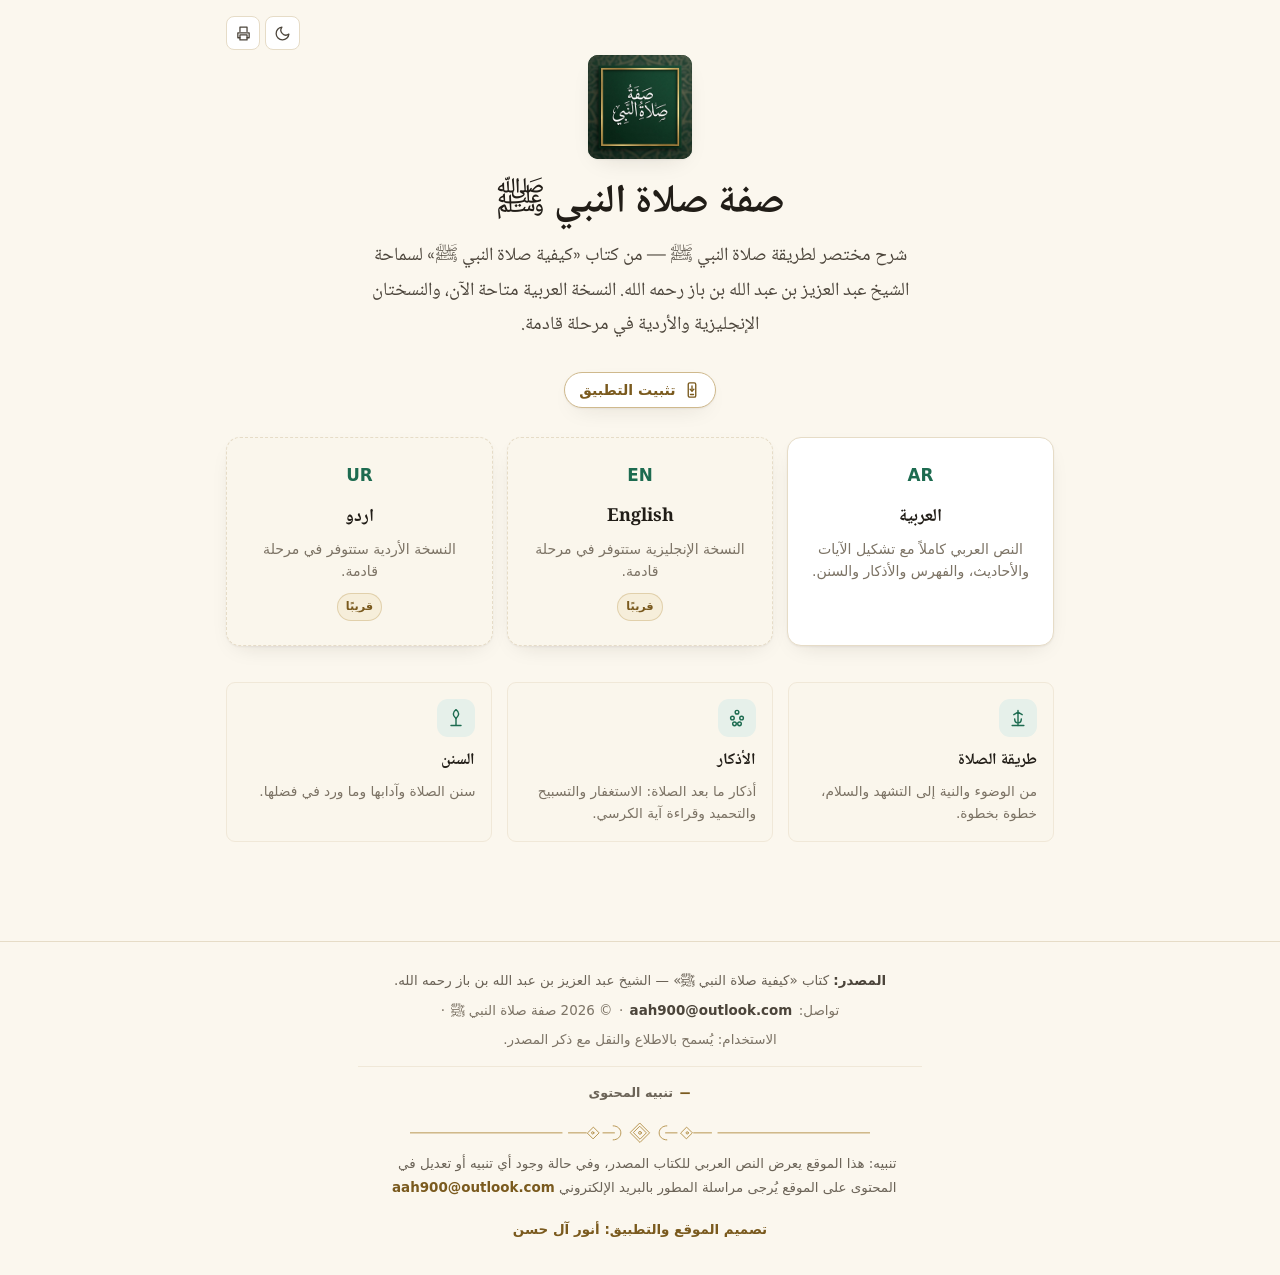
<file: index.html>
<!DOCTYPE html>
<html lang="ar" dir="rtl" data-theme="light">
<head>
<meta charset="utf-8">
<meta name="viewport" content="width=device-width, initial-scale=1, viewport-fit=cover">
<title>صفة صلاة النبي ﷺ — طريقة الصلاة والأذكار والسنن</title>
<meta name="description" content="صفة صلاة النبي ﷺ — النص العربي الكامل لطريقة الصلاة والأذكار والسنن، من كتاب «كيفية صلاة النبي ﷺ» لسماحة الشيخ عبد العزيز بن عبد الله بن باز رحمه الله.">
<link rel="canonical" href="https://salaty.site/">
<link rel="alternate" hreflang="ar" href="https://salaty.site/">
<link rel="alternate" hreflang="x-default" href="https://salaty.site/">
<meta name="color-scheme" content="light dark">
<script>
(function(){try{var t=localStorage.getItem("salat.theme");if(t!=="dark"&&t!=="light"){t=(window.matchMedia&&window.matchMedia("(prefers-color-scheme: dark)").matches)?"dark":"light";}document.documentElement.setAttribute("data-theme",t);var s=parseFloat(localStorage.getItem("salat.scale"));if(s>=0.85&&s<=1.35)document.documentElement.style.setProperty("--scale",s);}catch(e){}})();
</script>
<link rel="stylesheet" href="assets/css/fonts.css?v=2.5.0">
<link rel="stylesheet" href="assets/css/style.css?v=2.5.0">
<link rel="manifest" href="manifest.webmanifest">
<link rel="apple-touch-icon" sizes="180x180" href="assets/img/apple-touch-icon.png">
<meta name="theme-color" content="#1D6B50">
<link rel="icon" type="image/png" sizes="32x32" href="assets/img/icon-32.png">
<link rel="icon" type="image/png" sizes="192x192" href="assets/img/icon-192.png">
<style>
  .landing { max-width: 860px; margin: 0 auto; text-align: center; padding: 1rem 1rem 3.2rem; min-width: 0; }
  .landing-tools { display: flex; align-items: center; justify-content: flex-end; gap: .3rem; margin-bottom: .3rem; }
  .landing .mark-lg { width: 104px; height: 104px; margin: 0 auto 1rem; border-radius: 10px; overflow: hidden;
    background: #0D2F1E; box-shadow: var(--shadow); }
  .landing .mark-lg img { width: 100%; height: 100%; display: block; object-fit: cover; }
  .landing h1 { font-size: clamp(1.6rem, 4.4vw, 2.5rem); margin: 0 0 .5rem; line-height: 1.4; text-wrap: balance; }
  .landing .sub { color: var(--ink-soft); margin: 0 auto 1.8rem; max-width: 54ch; line-height: 1.85; text-wrap: pretty; }
  .lang-cards { display: grid; gap: .85rem; grid-template-columns: repeat(auto-fit, minmax(220px, 1fr)); }
  .lang-card { display: block; text-decoration: none; color: inherit; padding: 1.3rem 1.05rem;
    background: var(--surface); border: 1px solid var(--line); border-radius: var(--radius); box-shadow: var(--shadow);
    transition: transform .16s ease, border-color .16s ease; }
  .lang-card:hover { transform: translateY(-2px); border-color: var(--accent); color: inherit; }
  .lang-card.soon { cursor: help; border-style: dashed; background: var(--surface-2); }
  .lang-card.soon:hover { transform: none; border-color: var(--gold); }
  .lang-card .code { font-family: var(--font-ui); font-size: 1.05rem; font-weight: 800; color: var(--accent); }
  .lang-card .nm { font-size: 1.12rem; font-weight: 700; margin: .25rem 0 .2rem; }
  .lang-card .ds { color: var(--muted); font-size: .88rem; font-family: var(--font-ui); line-height: 1.6; }
  .soon-badge { display: inline-flex; margin-top: .65rem; padding: .12rem .5rem; border-radius: 999px;
    background: var(--gold-soft); color: var(--gold-strong); border: 1px solid color-mix(in srgb, var(--gold) 28%, transparent);
    font-family: var(--font-ui); font-size: .7rem; font-weight: 700; }
  .pillars { display: grid; gap: .9rem; grid-template-columns: repeat(auto-fit, minmax(200px, 1fr)); margin-top: 2.2rem; text-align: start; }
  .pillar { background: var(--surface-2); border: 1px solid var(--line-soft); border-radius: var(--radius-sm); padding: 1rem; }
  .pillar .ic { width: 38px; height: 38px; border-radius: 11px; display: grid; place-items: center; background: var(--accent-soft); color: var(--accent); margin-bottom: .5rem; }
  .pillar .ic svg { width: 20px; height: 20px; }
  .pillar h2 { margin: 0 0 .25rem; font-size: 1rem; }
  .pillar p { margin: 0; color: var(--muted); font-size: .86rem; font-family: var(--font-ui); line-height: 1.65; }
  body.landing-page footer.site-footer { padding-bottom: 2rem; }
  @media (max-width: 640px) {
    .landing { padding: .35rem .85rem 2.6rem; }
    .landing .mark-lg { width: 84px; height: 84px; }
    .landing .sub { font-size: 1.02rem; margin-bottom: 1.4rem; }
    .lang-cards { gap: .7rem; }
    .lang-card { padding: 1.05rem .95rem; }
    .pillars { margin-top: 1.6rem; }
  }
</style>
</head>
<body class="landing-page" data-msg-up="تكبير الخط" data-msg-down="تصغير الخط" data-msg-install="لتثبيت التطبيق: افتح قائمة المتصفح واختر «تثبيت التطبيق» أو «إضافة إلى الشاشة الرئيسية»." data-msg-install-ios="على iPhone أو iPad: اضغط زر المشاركة ثم «إضافة إلى الشاشة الرئيسية»." data-msg-install-done="تم تثبيت التطبيق بنجاح">
<a class="skip-link" href="#main">تخطَّ إلى المحتوى</a>
<main class="landing" id="main">
  <div class="landing-tools" role="group" aria-label="أدوات">
    <button class="icon-btn" data-theme-toggle data-label-dark="الوضع الليلي" data-label-light="الوضع الفاتح" aria-label="الوضع الليلي" aria-pressed="false"><svg viewBox="0 0 24 24" fill="none" stroke="currentColor" stroke-width="1.8" stroke-linecap="round" stroke-linejoin="round"><path d="M21 12.8A9 9 0 1 1 11.2 3a7 7 0 0 0 9.8 9.8z"/></svg></button>
    <button class="icon-btn" data-print aria-label="طباعة" title="طباعة"><svg viewBox="0 0 24 24" fill="none" stroke="currentColor" stroke-width="1.8" stroke-linecap="round" stroke-linejoin="round"><path d="M7 9V3h10v6"/><path d="M7 18H4v-7h16v7h-3"/><path d="M7 14h10v7H7z"/></svg></button>
  </div>
  <div class="mark-lg">
    <img src="assets/img/logo-256.png" alt="" width="256" height="256" fetchpriority="high" decoding="async">
  </div>
  <h1>صفة صلاة النبي ﷺ</h1>
  <p class="sub">شرح مختصر لطريقة صلاة النبي ﷺ — من كتاب «كيفية صلاة النبي ﷺ» لسماحة الشيخ عبد العزيز بن عبد الله بن باز رحمه الله. النسخة العربية متاحة الآن، والنسختان الإنجليزية والأردية في مرحلة قادمة.</p>

  <p class="install-line">
    <button class="install-cta" type="button" data-install aria-label="تثبيت التطبيق" title="تثبيت التطبيق">
      <svg viewBox="0 0 24 24" fill="none" stroke="currentColor" stroke-width="1.8" stroke-linecap="round" stroke-linejoin="round"><rect x="7" y="2.5" width="10" height="19" rx="2"/><path d="M12 6.5v7"/><path d="m9.5 11 2.5 2.5L14.5 11"/><path d="M10 18h4"/></svg>
      <span>تثبيت التطبيق</span>
    </button>
  </p>

  <div class="lang-cards">
    <a class="lang-card" href="ar/" hreflang="ar" lang="ar">
      <span class="code">AR</span>
      <div class="nm">العربية</div>
      <div class="ds">النص العربي كاملاً مع تشكيل الآيات والأحاديث، والفهرس والأذكار والسنن.</div>
    </a>
    <a class="lang-card soon" href="#" data-soon="سوف يتم في مرحلة قادمة" aria-disabled="true">
      <span class="code">EN</span>
      <div class="nm" lang="en">English</div>
      <div class="ds">النسخة الإنجليزية ستتوفر في مرحلة قادمة.</div>
      <span class="soon-badge">قريبًا</span>
    </a>
    <a class="lang-card soon" href="#" data-soon="سوف يتم في مرحلة قادمة" aria-disabled="true">
      <span class="code">UR</span>
      <div class="nm" lang="ur">اردو</div>
      <div class="ds">النسخة الأردية ستتوفر في مرحلة قادمة.</div>
      <span class="soon-badge">قريبًا</span>
    </a>
  </div>

  <div class="pillars">
    <div class="pillar">
      <span class="ic"><svg viewBox="0 0 24 24" fill="none" stroke="currentColor" stroke-width="1.7" stroke-linecap="round" stroke-linejoin="round"><path d="M12 3v18M7 8l5-3 5 3M8 13c0 3 1.6 5 4 5s4-2 4-5"/><path d="M5 21h14"/></svg></span>
      <h2>طريقة الصلاة</h2>
      <p>من الوضوء والنية إلى التشهد والسلام، خطوة بخطوة.</p>
    </div>
    <div class="pillar">
      <span class="ic"><svg viewBox="0 0 24 24" fill="none" stroke="currentColor" stroke-width="1.7" stroke-linecap="round"><circle cx="12" cy="5" r="2.2"/><circle cx="6.5" cy="12" r="2.2"/><circle cx="17.5" cy="12" r="2.2"/><circle cx="9" cy="19" r="2.2"/><circle cx="15" cy="19" r="2.2"/></svg></span>
      <h2>الأذكار</h2>
      <p>أذكار ما بعد الصلاة: الاستغفار والتسبيح والتحميد وقراءة آية الكرسي.</p>
    </div>
    <div class="pillar">
      <span class="ic"><svg viewBox="0 0 24 24" fill="none" stroke="currentColor" stroke-width="1.7" stroke-linecap="round" stroke-linejoin="round"><path d="M12 2c2.2 1.6 3.2 3.3 3.2 5.3S13.6 11 12 12.6C10.4 11 8.8 9.7 8.8 7.3S9.8 3.6 12 2z"/><path d="M12 12.6V21M6 21h12"/></svg></span>
      <h2>السنن</h2>
      <p>سنن الصلاة وآدابها وما ورد في فضلها.</p>
    </div>
  </div>
</main>

<footer class="site-footer">
  <div class="footer-main">
    <p class="footer-source"><strong>المصدر:</strong> كتاب «كيفية صلاة النبي ﷺ» — الشيخ عبد العزيز بن عبد الله بن باز رحمه الله.</p>
    <p class="footer-links"><span>تواصل:</span><a href="mailto:aah900@outlook.com" dir="ltr">aah900@outlook.com</a><span aria-hidden="true">·</span><span>© 2026 صفة صلاة النبي ﷺ</span><span aria-hidden="true">·</span><span>الاستخدام: يُسمح بالاطلاع والنقل مع ذكر المصدر.</span></p>
  </div>
  <details class="footer-disclaimer" open>
    <summary>تنبيه المحتوى</summary>
    <div class="islamic-rule" aria-hidden="true"><svg viewBox="0 0 720 34" preserveAspectRatio="xMidYMid meet" fill="none" stroke="currentColor" stroke-width="1.4" stroke-linecap="round" stroke-linejoin="round" focusable="false"><path d="M0 17h238M482 17h238"/><path d="M248 17h28M444 17h28"/><path d="M278 17l9-9 9 9-9 9zM424 17l9-9 9 9-9 9z"/><path d="M302 17h18M400 17h18"/><path d="M360 2l15 15-15 15-15-15z"/><path d="M360 7l10 10-10 10-10-10z"/><circle cx="360" cy="17" r="2.2"/><circle cx="286" cy="17" r="1.8"/><circle cx="434" cy="17" r="1.8"/><path d="M318 6c7 0 12 5 12 11s-5 11-12 11M402 6c-7 0-12 5-12 11s5 11 12 11"/></svg></div>
    <p class="disclaimer">تنبيه: هذا الموقع يعرض النص العربي للكتاب المصدر، وفي حالة وجود أي تنبيه أو تعديل في المحتوى على الموقع يُرجى مراسلة المطور بالبريد الإلكتروني <a href="mailto:aah900@outlook.com" dir="ltr">aah900@outlook.com</a></p>
  </details>
  <p class="designer">تصميم الموقع والتطبيق: <strong>أنور آل حسن</strong></p>
</footer>
<div class="toast" id="toast" role="status" aria-live="polite"></div>
<script src="assets/js/app.js?v=2.5.0"></script>
<script>
if ("serviceWorker" in navigator) {
  window.addEventListener("load", function () {
    navigator.serviceWorker.register("sw.js").catch(function () {});
  });
}
</script>
</body>
</html>
</file>
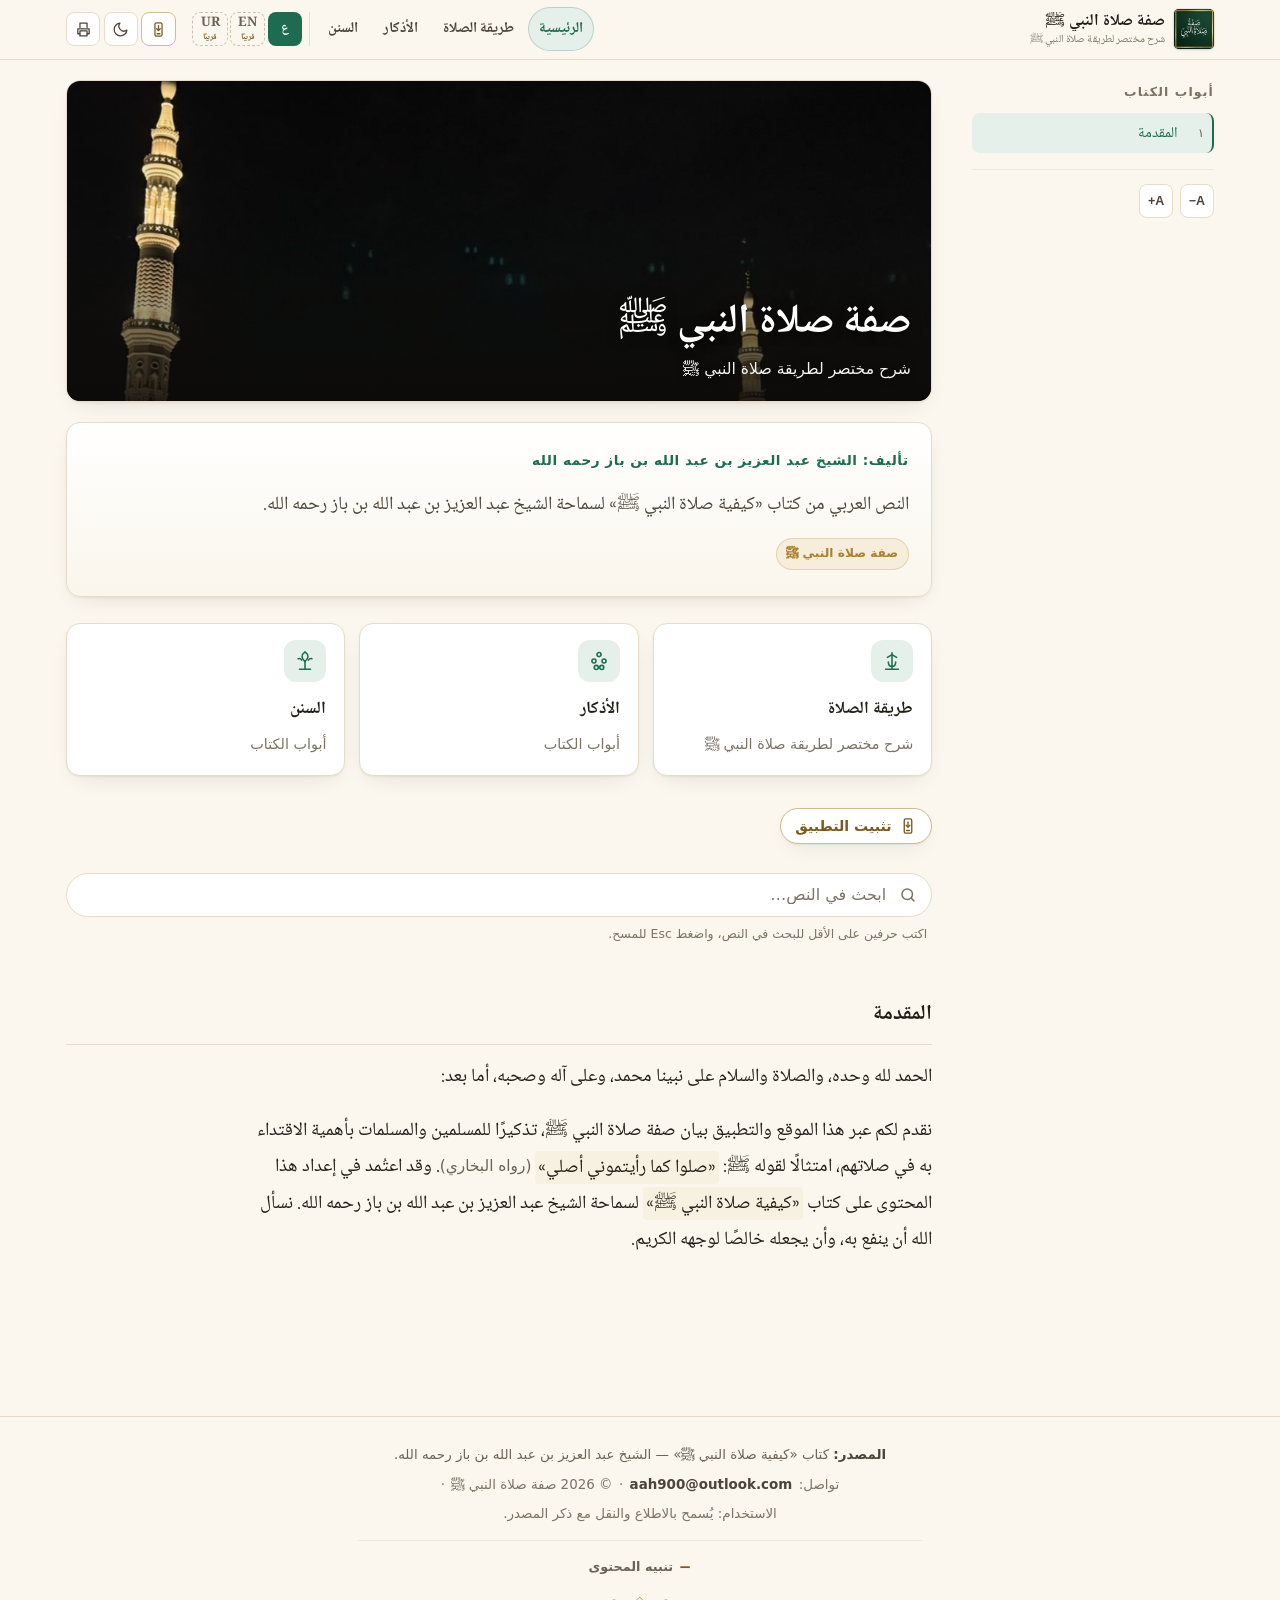
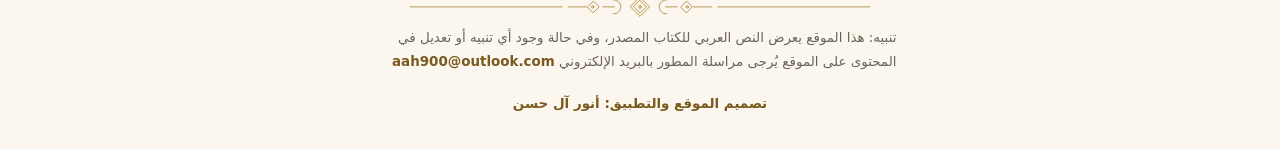
<file: ar/index.html>
<!DOCTYPE html>
<html lang="ar" dir="rtl" data-theme="light">
<head>
<meta charset="utf-8">
<meta name="viewport" content="width=device-width, initial-scale=1, viewport-fit=cover">
<meta name="color-scheme" content="light dark">
<title>صفة صلاة النبي ﷺ — مقدمة الكتاب</title>
<meta name="description" content="شرح مختصر لطريقة صلاة النبي ﷺ">
<link rel="canonical" href="https://salaty.site/ar/">
<link rel="alternate" hreflang="ar" href="https://salaty.site/ar/">
<link rel="alternate" hreflang="x-default" href="https://salaty.site/">
<script>
(function(){try{var t=localStorage.getItem("salat.theme");if(t!=="dark"&&t!=="light"){t=(window.matchMedia&&window.matchMedia("(prefers-color-scheme: dark)").matches)?"dark":"light";}document.documentElement.setAttribute("data-theme",t);var s=parseFloat(localStorage.getItem("salat.scale"));if(s>=0.85&&s<=1.35)document.documentElement.style.setProperty("--scale",s);}catch(e){}})();
</script>
<link rel="stylesheet" href="../assets/css/fonts.css?v=2.5.0">
<link rel="stylesheet" href="../assets/css/style.css?v=2.5.0">
<link rel="manifest" href="../manifest.webmanifest">
<link rel="apple-touch-icon" sizes="180x180" href="../assets/img/apple-touch-icon.png">
<meta name="theme-color" content="#1D6B50">
<link rel="icon" type="image/png" sizes="32x32" href="../assets/img/icon-32.png">
<link rel="icon" type="image/png" sizes="192x192" href="../assets/img/icon-192.png">
</head>
<body data-msg-up="تكبير الخط" data-msg-down="تصغير الخط" data-msg-install="لتثبيت التطبيق: افتح قائمة المتصفح واختر «تثبيت التطبيق» أو «إضافة إلى الشاشة الرئيسية»." data-msg-install-ios="على iPhone أو iPad: اضغط زر المشاركة ثم «إضافة إلى الشاشة الرئيسية»." data-msg-install-done="تم تثبيت التطبيق بنجاح">
<a class="skip-link" href="#main">تخطَّ إلى المحتوى</a>
<header class="site-header">
  <div class="header-inner">
    <a class="brand" href="index.html" aria-label="صفة صلاة النبي ﷺ"><span class="mark"><img src="../assets/img/logo-header.png" alt="" width="40" height="40" decoding="async"></span><span class="brand-text"><span class="brand-full">صفة صلاة النبي ﷺ</span><span class="brand-short">صفة الصلاة</span><small>شرح مختصر لطريقة صلاة النبي ﷺ</small></span></a>
    <nav class="nav" aria-label="التنقل الرئيسي">
      <a class="nav-link" href="index.html" aria-current="page">الرئيسية</a><a class="nav-link" href="salah.html">طريقة الصلاة</a><a class="nav-link" href="adhkar.html">الأذكار</a><a class="nav-link" href="sunan.html">السنن</a>
      <div class="lang-switch" role="group" aria-label="اللغة"><a href="../ar/index.html" data-lang="ar" aria-current="page">ع</a><a href="#" class="lang-soon" data-soon="سوف يتم في مرحلة قادمة" aria-disabled="true" title="سوف يتم في مرحلة قادمة"><span>EN</span><small>قريبًا</small></a><a href="#" class="lang-soon" data-soon="سوف يتم في مرحلة قادمة" aria-disabled="true" title="سوف يتم في مرحلة قادمة"><span>UR</span><small>قريبًا</small></a></div>
    </nav>
    <div class="header-actions" role="group" aria-label="أدوات">
      <button class="icon-btn install-btn" data-install aria-label="تثبيت التطبيق" title="تثبيت التطبيق"><svg viewBox="0 0 24 24" fill="none" stroke="currentColor" stroke-width="1.8" stroke-linecap="round" stroke-linejoin="round"><rect x="7" y="2.5" width="10" height="19" rx="2"/><path d="M12 6.5v7"/><path d="m9.5 11 2.5 2.5L14.5 11"/><path d="M10 18h4"/></svg></button>
      <button class="icon-btn" data-theme-toggle data-label-dark="الوضع الليلي" data-label-light="الوضع الفاتح" aria-label="الوضع الليلي" aria-pressed="false"><svg viewBox="0 0 24 24" fill="none" stroke="currentColor" stroke-width="1.8" stroke-linecap="round" stroke-linejoin="round"><path d="M21 12.8A9 9 0 1 1 11.2 3a7 7 0 0 0 9.8 9.8z"/></svg></button>
      <button class="icon-btn" data-print aria-label="طباعة" title="طباعة"><svg viewBox="0 0 24 24" fill="none" stroke="currentColor" stroke-width="1.8" stroke-linecap="round" stroke-linejoin="round"><path d="M7 9V3h10v6"/><path d="M7 18H4v-7h16v7h-3"/><path d="M7 14h10v7H7z"/></svg></button>
    </div>
  </div>
</header>

<div class="layout">
  <aside class="side" aria-label="أبواب الكتاب">
    <h2>أبواب الكتاب</h2>
    <ol><li><a href="#intro"><span class="n">١</span><span>المقدمة</span></a></li></ol>
    <div class="side-tools">
      <button class="icon-btn" data-scale-down aria-label="تصغير الخط (A−)" title="تصغير الخط"><span class="lbl">A−</span></button>
      <button class="icon-btn" data-scale-up aria-label="تكبير الخط (A+)" title="تكبير الخط"><span class="lbl">A+</span></button>
    </div>
  </aside>

  <main id="main" tabindex="-1">
    <div class="banner">
  <img src="../assets/img/masjid-night.jpg" alt="المسجد النبوي الشريف ليلاً" width="1179" height="2321" fetchpriority="high" decoding="async">
  <div class="cap"><h1>صفة صلاة النبي ﷺ</h1><p>شرح مختصر لطريقة صلاة النبي ﷺ</p></div>
</div>
<header class="hero">
  <p class="eyebrow">تأليف: الشيخ عبد العزيز بن عبد الله بن باز رحمه الله</p>
  <p>النص العربي من كتاب «كيفية صلاة النبي ﷺ» لسماحة الشيخ عبد العزيز بن عبد الله بن باز رحمه الله.</p>
  <div class="meta"><span class="tag">صفة صلاة النبي ﷺ</span></div>
</header>
<div class="card-grid">
  <a class="card" href="salah.html"><span class="ic"><svg viewBox="0 0 24 24" fill="none" stroke="currentColor" stroke-width="1.7" stroke-linecap="round" stroke-linejoin="round"><path d="M12 3v18M7 8l5-3 5 3M8 13c0 3 1.6 5 4 5s4-2 4-5"/><path d="M5 21h14"/></svg></span><h2>طريقة الصلاة</h2><p>شرح مختصر لطريقة صلاة النبي ﷺ</p></a>
  <a class="card" href="adhkar.html"><span class="ic"><svg viewBox="0 0 24 24" fill="none" stroke="currentColor" stroke-width="1.7" stroke-linecap="round"><circle cx="12" cy="5" r="2.2"/><circle cx="6.5" cy="12" r="2.2"/><circle cx="17.5" cy="12" r="2.2"/><circle cx="9" cy="19" r="2.2"/><circle cx="15" cy="19" r="2.2"/></svg></span><h2>الأذكار</h2><p>أبواب الكتاب</p></a>
  <a class="card" href="sunan.html"><span class="ic"><svg viewBox="0 0 24 24" fill="none" stroke="currentColor" stroke-width="1.7" stroke-linecap="round" stroke-linejoin="round"><path d="M12 2c2.2 1.6 3.2 3.3 3.2 5.3S13.6 11 12 12.6C10.4 11 8.8 9.7 8.8 7.3S9.8 3.6 12 2z"/><path d="M12 12.6V21M6 21h12"/><path d="M4.5 9.5c1.6-.4 3 .2 3.8 1.6M19.5 9.5c-1.6-.4-3 .2-3.8 1.6"/></svg></span><h2>السنن</h2><p>أبواب الكتاب</p></a>
</div>
    <p class="install-line"><button class="install-cta" type="button" data-install aria-label="تثبيت التطبيق" title="تثبيت التطبيق"><svg viewBox="0 0 24 24" fill="none" stroke="currentColor" stroke-width="1.8" stroke-linecap="round" stroke-linejoin="round"><rect x="7" y="2.5" width="10" height="19" rx="2"/><path d="M12 6.5v7"/><path d="m9.5 11 2.5 2.5L14.5 11"/><path d="M10 18h4"/></svg><span>تثبيت التطبيق</span></button></p>
    <div class="search-box" role="search">
      <span class="search-icon"><svg viewBox="0 0 24 24" fill="none" stroke="currentColor" stroke-width="2" stroke-linecap="round"><circle cx="11" cy="11" r="7"/><path d="m20 20-3.5-3.5"/></svg></span>
      <input id="q" type="search" placeholder="ابحث في النص…" aria-label="ابحث في النص…" aria-describedby="search-help" autocomplete="off" spellcheck="false" enterkeyhint="search">
      <button class="search-clear" type="button" data-search-clear aria-label="مسح" hidden>مسح</button>
    </div>
    <p class="search-hint" id="search-help">اكتب حرفين على الأقل للبحث في النص، واضغط Esc للمسح.</p>
    <div class="search-status">
      <p id="results-head" class="search-results" role="status" aria-live="polite" data-hits-one="نتيجة" data-hits-many="نتائج" data-none="لا توجد نتائج"></p>
      <button class="search-reset" type="button" data-search-reset hidden>عرض النص كاملًا</button>
    </div>
    
    <section class="chapter" id="intro"><h2>المقدمة</h2><div class="prose"><p>الحمد لله وحده، والصلاة والسلام على نبينا محمد، وعلى آله وصحبه، أما بعد:</p><p>نقدم لكم عبر هذا الموقع والتطبيق بيان صفة صلاة النبي ﷺ، تذكيرًا للمسلمين والمسلمات بأهمية الاقتداء به في صلاتهم، امتثالًا لقوله ﷺ: <span class="quote-text">«صلوا كما رأيتموني أصلي»</span> <span class="source-ref">(رواه البخاري)</span>. وقد اعتُمد في إعداد هذا المحتوى على كتاب <span class="quote-text">«كيفية صلاة النبي ﷺ»</span> لسماحة الشيخ عبد العزيز بن عبد الله بن باز رحمه الله. نسأل الله أن ينفع به، وأن يجعله خالصًا لوجهه الكريم.</p></div></section>
  </main>
</div>

<div class="backdrop" id="backdrop"></div>
<div class="mobile-index" id="mobile-index" aria-label="فهرس الأبواب">
  <div class="drawer-head">
    <h2 id="drawer-title">فهرس الأبواب</h2>
    <button class="icon-btn" data-drawer-close aria-label="إغلاق" title="إغلاق"><svg viewBox="0 0 24 24" fill="none" stroke="currentColor" stroke-width="2" stroke-linecap="round"><path d="M6 6l12 12M18 6L6 18"/></svg></button>
  </div>
  <ol><li><a href="#intro"><span class="n">١</span><span>المقدمة</span></a></li></ol>
  <div class="side-tools">
    <button class="icon-btn" data-scale-down aria-label="تصغير الخط (A−)" title="تصغير الخط"><span class="lbl">A−</span></button>
    <button class="icon-btn" data-scale-up aria-label="تكبير الخط (A+)" title="تكبير الخط"><span class="lbl">A+</span></button>
    <button class="icon-btn" data-print aria-label="طباعة" title="طباعة"><svg viewBox="0 0 24 24" fill="none" stroke="currentColor" stroke-width="1.8" stroke-linecap="round" stroke-linejoin="round"><path d="M7 9V3h10v6"/><path d="M7 18H4v-7h16v7h-3"/><path d="M7 14h10v7H7z"/></svg></button>
  </div>
    <div class="drawer-langs" aria-label="اللغة">
    <span class="drawer-langs-title">اللغة</span>
    <span class="lang-pill current">العربية</span>
    <button type="button" class="lang-pill soon" data-soon="سوف يتم في مرحلة قادمة">English <small>قريبًا</small></button>
    <button type="button" class="lang-pill soon" data-soon="سوف يتم في مرحلة قادمة">اردو <small>قريبًا</small></button>
  </div>
</div>

<nav class="mobile-bar" aria-label="التنقل الرئيسي">
  <a href="index.html" aria-current="page"><svg viewBox="0 0 24 24" fill="none" stroke="currentColor" stroke-width="1.8" stroke-linecap="round" stroke-linejoin="round"><path d="M3 10.5 12 3l9 7.5"/><path d="M5.5 9.5V20h13V9.5"/><path d="M9.5 20v-6h5v6"/></svg><span>الرئيسية</span></a>
  <a href="salah.html" ><svg viewBox="0 0 24 24" fill="none" stroke="currentColor" stroke-width="1.7" stroke-linecap="round" stroke-linejoin="round"><path d="M12 3v18M7 8l5-3 5 3M8 13c0 3 1.6 5 4 5s4-2 4-5"/><path d="M5 21h14"/></svg><span>طريقة الصلاة</span></a>
  <a href="adhkar.html" ><svg viewBox="0 0 24 24" fill="none" stroke="currentColor" stroke-width="1.7" stroke-linecap="round"><circle cx="12" cy="5" r="2.2"/><circle cx="6.5" cy="12" r="2.2"/><circle cx="17.5" cy="12" r="2.2"/><circle cx="9" cy="19" r="2.2"/><circle cx="15" cy="19" r="2.2"/></svg><span>الأذكار</span></a>
  <a href="sunan.html" ><svg viewBox="0 0 24 24" fill="none" stroke="currentColor" stroke-width="1.7" stroke-linecap="round" stroke-linejoin="round"><path d="M12 2c2.2 1.6 3.2 3.3 3.2 5.3S13.6 11 12 12.6C10.4 11 8.8 9.7 8.8 7.3S9.8 3.6 12 2z"/><path d="M12 12.6V21M6 21h12"/><path d="M4.5 9.5c1.6-.4 3 .2 3.8 1.6M19.5 9.5c-1.6-.4-3 .2-3.8 1.6"/></svg><span>السنن</span></a>
  <button class="icon-btn" data-drawer-toggle aria-label="أبواب الكتاب" aria-expanded="false" aria-controls="mobile-index"><svg viewBox="0 0 24 24" fill="none" stroke="currentColor" stroke-width="2" stroke-linecap="round"><path d="M4 6h16M4 12h16M4 18h16"/></svg><span>الفهرس</span></button>
</nav>

<footer class="site-footer">
  <div class="footer-main">
    <p class="footer-source"><strong>المصدر:</strong> كتاب «كيفية صلاة النبي ﷺ» — الشيخ عبد العزيز بن عبد الله بن باز رحمه الله.</p>
    <p class="footer-links"><span>تواصل:</span><a href="mailto:aah900@outlook.com" dir="ltr">aah900@outlook.com</a><span aria-hidden="true">·</span><span>© 2026 صفة صلاة النبي ﷺ</span><span aria-hidden="true">·</span><span>الاستخدام: يُسمح بالاطلاع والنقل مع ذكر المصدر.</span></p>
  </div>
  <details class="footer-disclaimer" open>
    <summary>تنبيه المحتوى</summary>
    <div class="islamic-rule" aria-hidden="true"><svg viewBox="0 0 720 34" preserveAspectRatio="xMidYMid meet" fill="none" stroke="currentColor" stroke-width="1.4" stroke-linecap="round" stroke-linejoin="round" focusable="false"><path d="M0 17h238M482 17h238"/><path d="M248 17h28M444 17h28"/><path d="M278 17l9-9 9 9-9 9zM424 17l9-9 9 9-9 9z"/><path d="M302 17h18M400 17h18"/><path d="M360 2l15 15-15 15-15-15z"/><path d="M360 7l10 10-10 10-10-10z"/><circle cx="360" cy="17" r="2.2"/><circle cx="286" cy="17" r="1.8"/><circle cx="434" cy="17" r="1.8"/><path d="M318 6c7 0 12 5 12 11s-5 11-12 11M402 6c-7 0-12 5-12 11s5 11 12 11"/></svg></div>
    <p class="disclaimer">تنبيه: هذا الموقع يعرض النص العربي للكتاب المصدر، وفي حالة وجود أي تنبيه أو تعديل في المحتوى على الموقع يُرجى مراسلة المطور بالبريد الإلكتروني <a href="mailto:aah900@outlook.com" dir="ltr">aah900@outlook.com</a></p>
  </details>
  <p class="designer">تصميم الموقع والتطبيق: <strong>أنور آل حسن</strong></p>
</footer>

<div class="toast" id="toast" role="status" aria-live="polite"></div>
<script src="../assets/js/app.js?v=2.5.0"></script>
<script>
if ("serviceWorker" in navigator) {
  window.addEventListener("load", function () {
    navigator.serviceWorker.register("../sw.js").catch(function () {});
  });
}
</script>
</body>
</html>
</file>
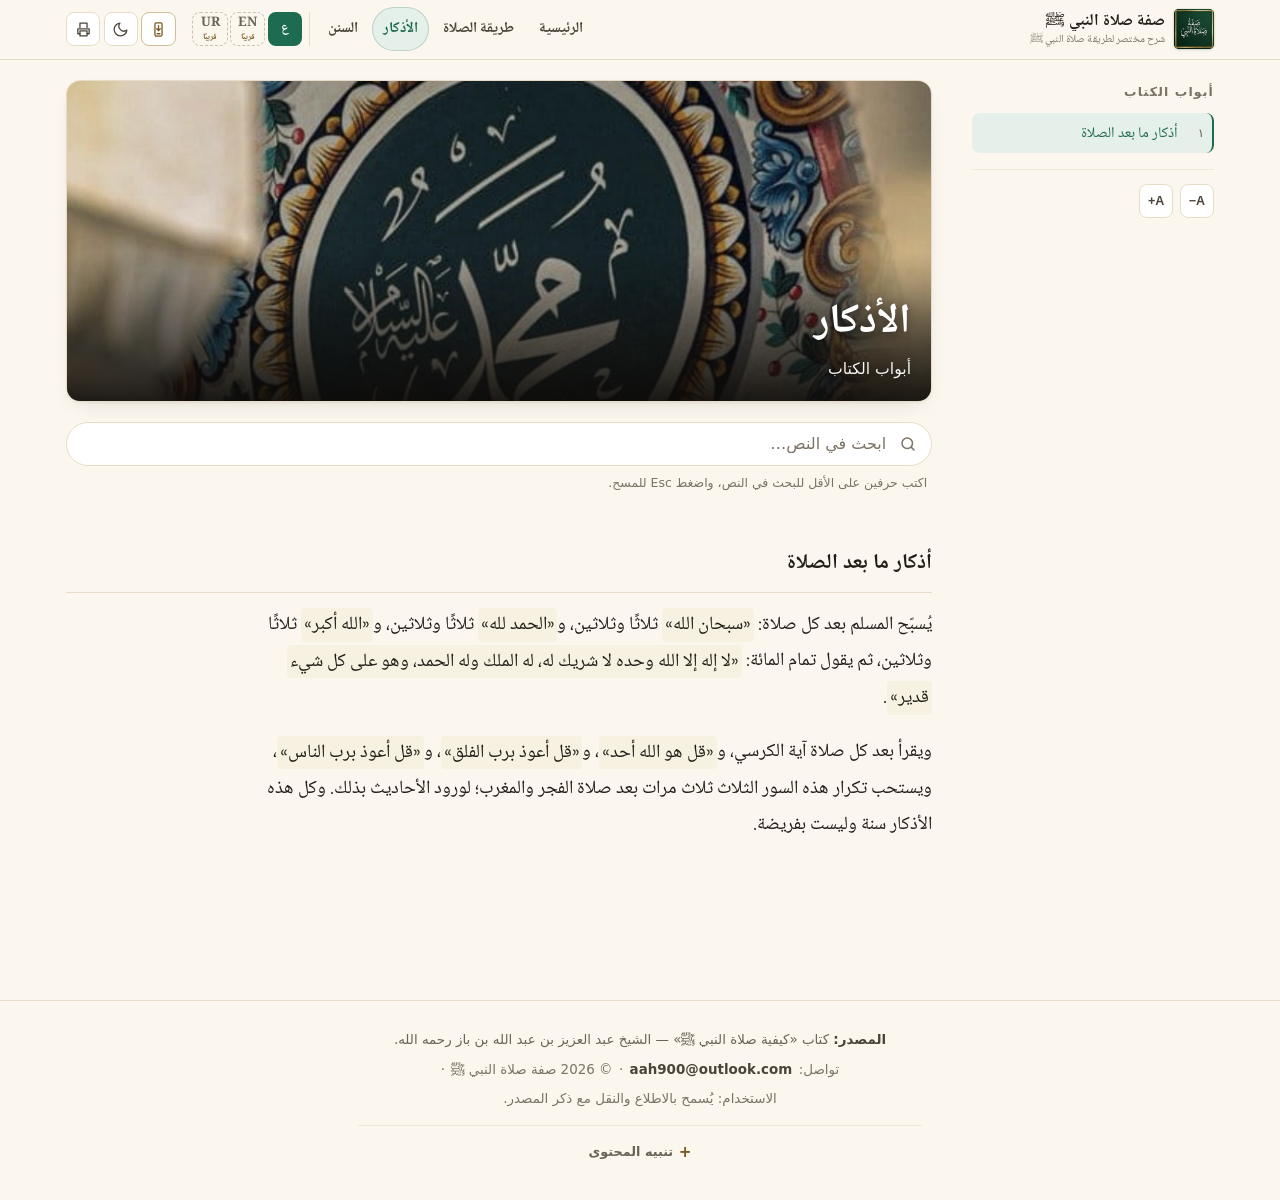
<file: ar/adhkar.html>
<!DOCTYPE html>
<html lang="ar" dir="rtl" data-theme="light">
<head>
<meta charset="utf-8">
<meta name="viewport" content="width=device-width, initial-scale=1, viewport-fit=cover">
<meta name="color-scheme" content="light dark">
<title>صفة صلاة النبي ﷺ — الأذكار</title>
<meta name="description" content="شرح مختصر لطريقة صلاة النبي ﷺ">
<link rel="canonical" href="https://salaty.site/ar/adhkar.html">
<link rel="alternate" hreflang="ar" href="https://salaty.site/ar/adhkar.html">
<link rel="alternate" hreflang="x-default" href="https://salaty.site/">
<script>
(function(){try{var t=localStorage.getItem("salat.theme");if(t!=="dark"&&t!=="light"){t=(window.matchMedia&&window.matchMedia("(prefers-color-scheme: dark)").matches)?"dark":"light";}document.documentElement.setAttribute("data-theme",t);var s=parseFloat(localStorage.getItem("salat.scale"));if(s>=0.85&&s<=1.35)document.documentElement.style.setProperty("--scale",s);}catch(e){}})();
</script>
<link rel="stylesheet" href="../assets/css/fonts.css?v=2.5.0">
<link rel="stylesheet" href="../assets/css/style.css?v=2.5.0">
<link rel="manifest" href="../manifest.webmanifest">
<link rel="apple-touch-icon" sizes="180x180" href="../assets/img/apple-touch-icon.png">
<meta name="theme-color" content="#1D6B50">
<link rel="icon" type="image/png" sizes="32x32" href="../assets/img/icon-32.png">
<link rel="icon" type="image/png" sizes="192x192" href="../assets/img/icon-192.png">
</head>
<body data-msg-up="تكبير الخط" data-msg-down="تصغير الخط" data-msg-install="لتثبيت التطبيق: افتح قائمة المتصفح واختر «تثبيت التطبيق» أو «إضافة إلى الشاشة الرئيسية»." data-msg-install-ios="على iPhone أو iPad: اضغط زر المشاركة ثم «إضافة إلى الشاشة الرئيسية»." data-msg-install-done="تم تثبيت التطبيق بنجاح">
<a class="skip-link" href="#main">تخطَّ إلى المحتوى</a>
<header class="site-header">
  <div class="header-inner">
    <a class="brand" href="index.html" aria-label="صفة صلاة النبي ﷺ"><span class="mark"><img src="../assets/img/logo-header.png" alt="" width="40" height="40" decoding="async"></span><span class="brand-text"><span class="brand-full">صفة صلاة النبي ﷺ</span><span class="brand-short">صفة الصلاة</span><small>شرح مختصر لطريقة صلاة النبي ﷺ</small></span></a>
    <nav class="nav" aria-label="التنقل الرئيسي">
      <a class="nav-link" href="index.html">الرئيسية</a><a class="nav-link" href="salah.html">طريقة الصلاة</a><a class="nav-link" href="adhkar.html" aria-current="page">الأذكار</a><a class="nav-link" href="sunan.html">السنن</a>
      <div class="lang-switch" role="group" aria-label="اللغة"><a href="../ar/adhkar.html" data-lang="ar" aria-current="page">ع</a><a href="#" class="lang-soon" data-soon="سوف يتم في مرحلة قادمة" aria-disabled="true" title="سوف يتم في مرحلة قادمة"><span>EN</span><small>قريبًا</small></a><a href="#" class="lang-soon" data-soon="سوف يتم في مرحلة قادمة" aria-disabled="true" title="سوف يتم في مرحلة قادمة"><span>UR</span><small>قريبًا</small></a></div>
    </nav>
    <div class="header-actions" role="group" aria-label="أدوات">
      <button class="icon-btn install-btn" data-install aria-label="تثبيت التطبيق" title="تثبيت التطبيق"><svg viewBox="0 0 24 24" fill="none" stroke="currentColor" stroke-width="1.8" stroke-linecap="round" stroke-linejoin="round"><rect x="7" y="2.5" width="10" height="19" rx="2"/><path d="M12 6.5v7"/><path d="m9.5 11 2.5 2.5L14.5 11"/><path d="M10 18h4"/></svg></button>
      <button class="icon-btn" data-theme-toggle data-label-dark="الوضع الليلي" data-label-light="الوضع الفاتح" aria-label="الوضع الليلي" aria-pressed="false"><svg viewBox="0 0 24 24" fill="none" stroke="currentColor" stroke-width="1.8" stroke-linecap="round" stroke-linejoin="round"><path d="M21 12.8A9 9 0 1 1 11.2 3a7 7 0 0 0 9.8 9.8z"/></svg></button>
      <button class="icon-btn" data-print aria-label="طباعة" title="طباعة"><svg viewBox="0 0 24 24" fill="none" stroke="currentColor" stroke-width="1.8" stroke-linecap="round" stroke-linejoin="round"><path d="M7 9V3h10v6"/><path d="M7 18H4v-7h16v7h-3"/><path d="M7 14h10v7H7z"/></svg></button>
    </div>
  </div>
</header>

<div class="layout">
  <aside class="side" aria-label="أبواب الكتاب">
    <h2>أبواب الكتاب</h2>
    <ol><li><a href="#adhkar"><span class="n">١</span><span>أذكار ما بعد الصلاة</span></a></li></ol>
    <div class="side-tools">
      <button class="icon-btn" data-scale-down aria-label="تصغير الخط (A−)" title="تصغير الخط"><span class="lbl">A−</span></button>
      <button class="icon-btn" data-scale-up aria-label="تكبير الخط (A+)" title="تكبير الخط"><span class="lbl">A+</span></button>
    </div>
  </aside>

  <main id="main" tabindex="-1">
    <div class="banner">
  <img src="../assets/img/calligraphy-muhammad.jpg" alt="خط «محمد» على البلاط" width="1179" height="1974" fetchpriority="high" decoding="async">
  <div class="cap"><h1>الأذكار</h1><p>أبواب الكتاب</p></div>
</div>
    
    <div class="search-box" role="search">
      <span class="search-icon"><svg viewBox="0 0 24 24" fill="none" stroke="currentColor" stroke-width="2" stroke-linecap="round"><circle cx="11" cy="11" r="7"/><path d="m20 20-3.5-3.5"/></svg></span>
      <input id="q" type="search" placeholder="ابحث في النص…" aria-label="ابحث في النص…" aria-describedby="search-help" autocomplete="off" spellcheck="false" enterkeyhint="search">
      <button class="search-clear" type="button" data-search-clear aria-label="مسح" hidden>مسح</button>
    </div>
    <p class="search-hint" id="search-help">اكتب حرفين على الأقل للبحث في النص، واضغط Esc للمسح.</p>
    <div class="search-status">
      <p id="results-head" class="search-results" role="status" aria-live="polite" data-hits-one="نتيجة" data-hits-many="نتائج" data-none="لا توجد نتائج"></p>
      <button class="search-reset" type="button" data-search-reset hidden>عرض النص كاملًا</button>
    </div>
    
    <section class="chapter" id="adhkar"><h2>أذكار ما بعد الصلاة</h2><div class="prose"><p>يُسبّح المسلم بعد كل صلاة: <span class="quote-text">«سبحان الله»</span> ثلاثًا وثلاثين، و<span class="quote-text">«الحمد لله»</span> ثلاثًا وثلاثين، و<span class="quote-text">«الله أكبر»</span> ثلاثًا وثلاثين، ثم يقول تمام المائة: <span class="quote-text">«لا إله إلا الله وحده لا شريك له، له الملك وله الحمد، وهو على كل شيء قدير»</span>.</p><p>ويقرأ بعد كل صلاة آية الكرسي، و<span class="quote-text">«قل هو الله أحد»</span>، و<span class="quote-text">«قل أعوذ برب الفلق»</span>، و<span class="quote-text">«قل أعوذ برب الناس»</span>، ويستحب تكرار هذه السور الثلاث ثلاث مرات بعد صلاة الفجر والمغرب؛ لورود الأحاديث بذلك. وكل هذه الأذكار سنة وليست بفريضة.</p></div></section>
  </main>
</div>

<div class="backdrop" id="backdrop"></div>
<div class="mobile-index" id="mobile-index" aria-label="فهرس الأبواب">
  <div class="drawer-head">
    <h2 id="drawer-title">فهرس الأبواب</h2>
    <button class="icon-btn" data-drawer-close aria-label="إغلاق" title="إغلاق"><svg viewBox="0 0 24 24" fill="none" stroke="currentColor" stroke-width="2" stroke-linecap="round"><path d="M6 6l12 12M18 6L6 18"/></svg></button>
  </div>
  <ol><li><a href="#adhkar"><span class="n">١</span><span>أذكار ما بعد الصلاة</span></a></li></ol>
  <div class="side-tools">
    <button class="icon-btn" data-scale-down aria-label="تصغير الخط (A−)" title="تصغير الخط"><span class="lbl">A−</span></button>
    <button class="icon-btn" data-scale-up aria-label="تكبير الخط (A+)" title="تكبير الخط"><span class="lbl">A+</span></button>
    <button class="icon-btn" data-print aria-label="طباعة" title="طباعة"><svg viewBox="0 0 24 24" fill="none" stroke="currentColor" stroke-width="1.8" stroke-linecap="round" stroke-linejoin="round"><path d="M7 9V3h10v6"/><path d="M7 18H4v-7h16v7h-3"/><path d="M7 14h10v7H7z"/></svg></button>
  </div>
    <div class="drawer-langs" aria-label="اللغة">
    <span class="drawer-langs-title">اللغة</span>
    <span class="lang-pill current">العربية</span>
    <button type="button" class="lang-pill soon" data-soon="سوف يتم في مرحلة قادمة">English <small>قريبًا</small></button>
    <button type="button" class="lang-pill soon" data-soon="سوف يتم في مرحلة قادمة">اردو <small>قريبًا</small></button>
  </div>
</div>

<nav class="mobile-bar" aria-label="التنقل الرئيسي">
  <a href="index.html" ><svg viewBox="0 0 24 24" fill="none" stroke="currentColor" stroke-width="1.8" stroke-linecap="round" stroke-linejoin="round"><path d="M3 10.5 12 3l9 7.5"/><path d="M5.5 9.5V20h13V9.5"/><path d="M9.5 20v-6h5v6"/></svg><span>الرئيسية</span></a>
  <a href="salah.html" ><svg viewBox="0 0 24 24" fill="none" stroke="currentColor" stroke-width="1.7" stroke-linecap="round" stroke-linejoin="round"><path d="M12 3v18M7 8l5-3 5 3M8 13c0 3 1.6 5 4 5s4-2 4-5"/><path d="M5 21h14"/></svg><span>طريقة الصلاة</span></a>
  <a href="adhkar.html" aria-current="page"><svg viewBox="0 0 24 24" fill="none" stroke="currentColor" stroke-width="1.7" stroke-linecap="round"><circle cx="12" cy="5" r="2.2"/><circle cx="6.5" cy="12" r="2.2"/><circle cx="17.5" cy="12" r="2.2"/><circle cx="9" cy="19" r="2.2"/><circle cx="15" cy="19" r="2.2"/></svg><span>الأذكار</span></a>
  <a href="sunan.html" ><svg viewBox="0 0 24 24" fill="none" stroke="currentColor" stroke-width="1.7" stroke-linecap="round" stroke-linejoin="round"><path d="M12 2c2.2 1.6 3.2 3.3 3.2 5.3S13.6 11 12 12.6C10.4 11 8.8 9.7 8.8 7.3S9.8 3.6 12 2z"/><path d="M12 12.6V21M6 21h12"/><path d="M4.5 9.5c1.6-.4 3 .2 3.8 1.6M19.5 9.5c-1.6-.4-3 .2-3.8 1.6"/></svg><span>السنن</span></a>
  <button class="icon-btn" data-drawer-toggle aria-label="أبواب الكتاب" aria-expanded="false" aria-controls="mobile-index"><svg viewBox="0 0 24 24" fill="none" stroke="currentColor" stroke-width="2" stroke-linecap="round"><path d="M4 6h16M4 12h16M4 18h16"/></svg><span>الفهرس</span></button>
</nav>

<footer class="site-footer">
  <div class="footer-main">
    <p class="footer-source"><strong>المصدر:</strong> كتاب «كيفية صلاة النبي ﷺ» — الشيخ عبد العزيز بن عبد الله بن باز رحمه الله.</p>
    <p class="footer-links"><span>تواصل:</span><a href="mailto:aah900@outlook.com" dir="ltr">aah900@outlook.com</a><span aria-hidden="true">·</span><span>© 2026 صفة صلاة النبي ﷺ</span><span aria-hidden="true">·</span><span>الاستخدام: يُسمح بالاطلاع والنقل مع ذكر المصدر.</span></p>
  </div>
  <details class="footer-disclaimer">
    <summary>تنبيه المحتوى</summary>
    <div class="islamic-rule" aria-hidden="true"><svg viewBox="0 0 720 34" preserveAspectRatio="xMidYMid meet" fill="none" stroke="currentColor" stroke-width="1.4" stroke-linecap="round" stroke-linejoin="round" focusable="false"><path d="M0 17h238M482 17h238"/><path d="M248 17h28M444 17h28"/><path d="M278 17l9-9 9 9-9 9zM424 17l9-9 9 9-9 9z"/><path d="M302 17h18M400 17h18"/><path d="M360 2l15 15-15 15-15-15z"/><path d="M360 7l10 10-10 10-10-10z"/><circle cx="360" cy="17" r="2.2"/><circle cx="286" cy="17" r="1.8"/><circle cx="434" cy="17" r="1.8"/><path d="M318 6c7 0 12 5 12 11s-5 11-12 11M402 6c-7 0-12 5-12 11s5 11 12 11"/></svg></div>
    <p class="disclaimer">تنبيه: هذا الموقع يعرض النص العربي للكتاب المصدر، وفي حالة وجود أي تنبيه أو تعديل في المحتوى على الموقع يُرجى مراسلة المطور بالبريد الإلكتروني <a href="mailto:aah900@outlook.com" dir="ltr">aah900@outlook.com</a></p>
  </details>
  
</footer>

<div class="toast" id="toast" role="status" aria-live="polite"></div>
<script src="../assets/js/app.js?v=2.5.0"></script>
<script>
if ("serviceWorker" in navigator) {
  window.addEventListener("load", function () {
    navigator.serviceWorker.register("../sw.js").catch(function () {});
  });
}
</script>
</body>
</html>
</file>
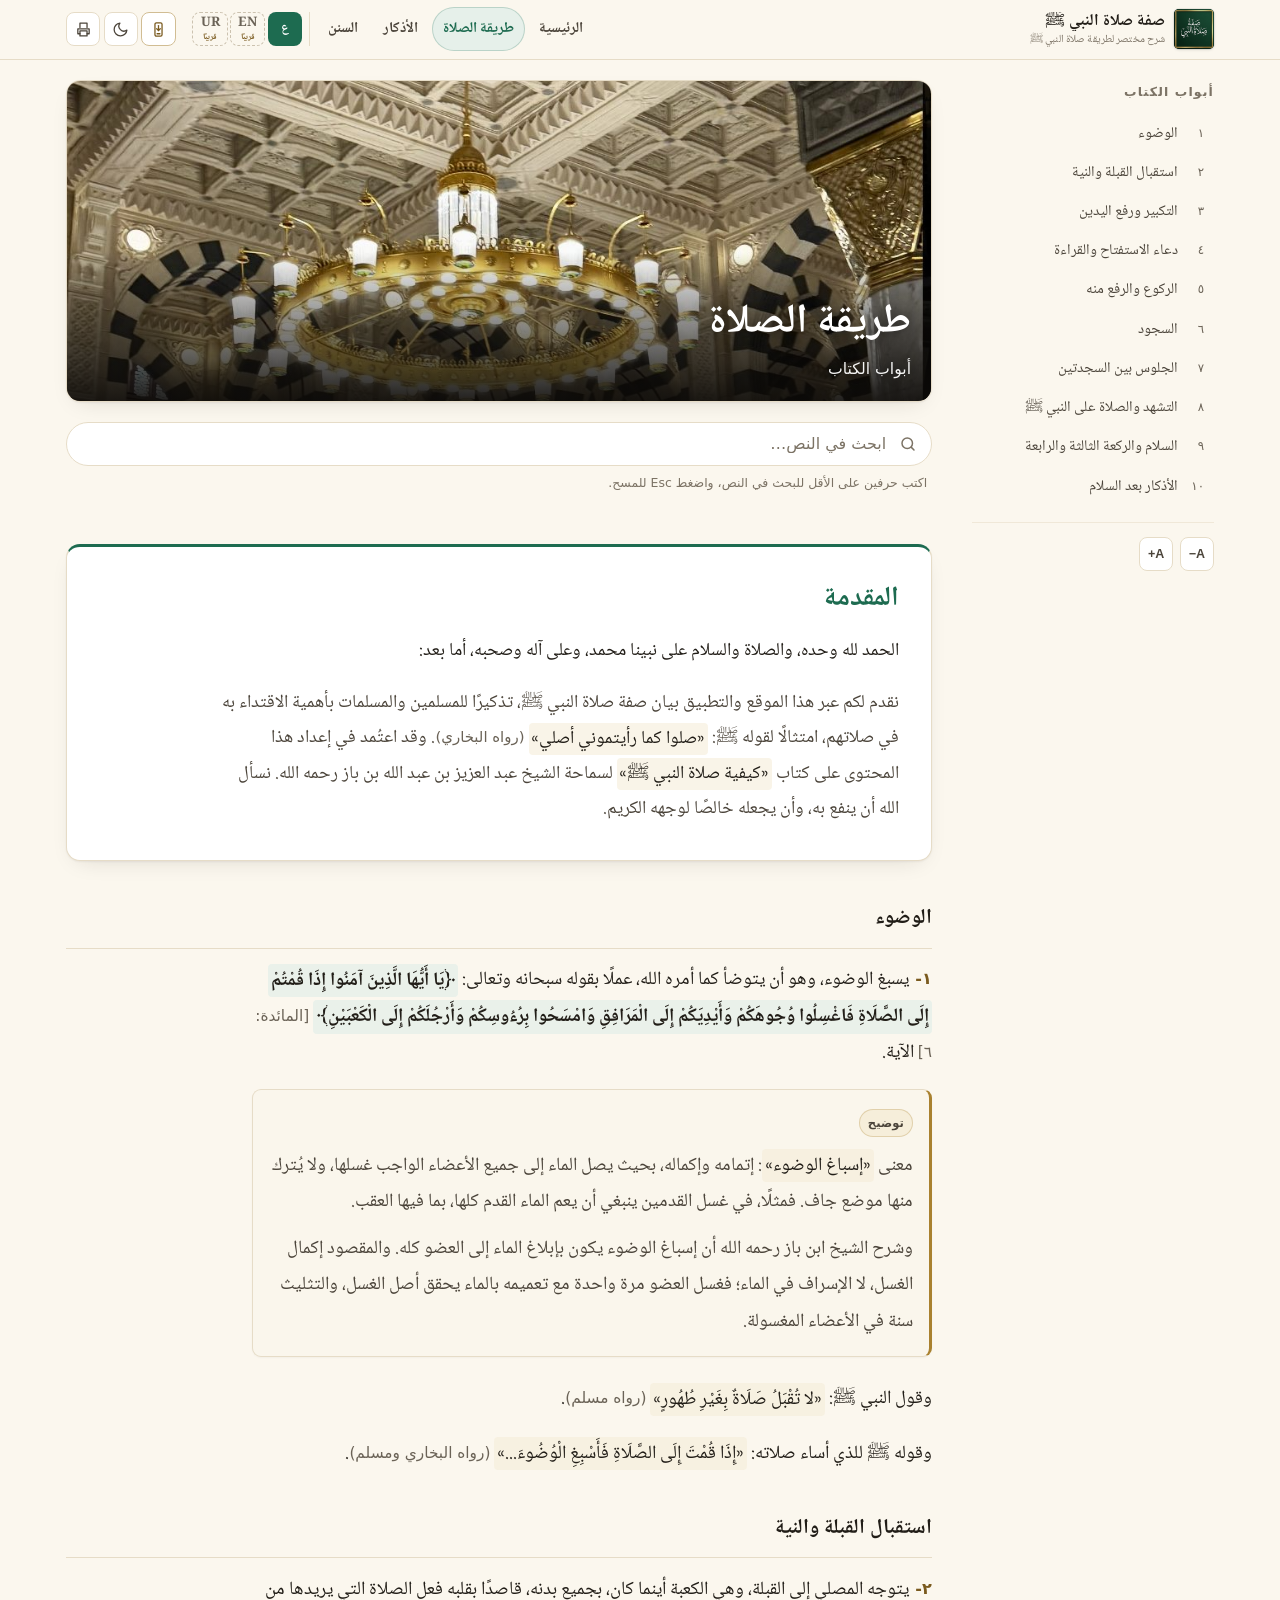
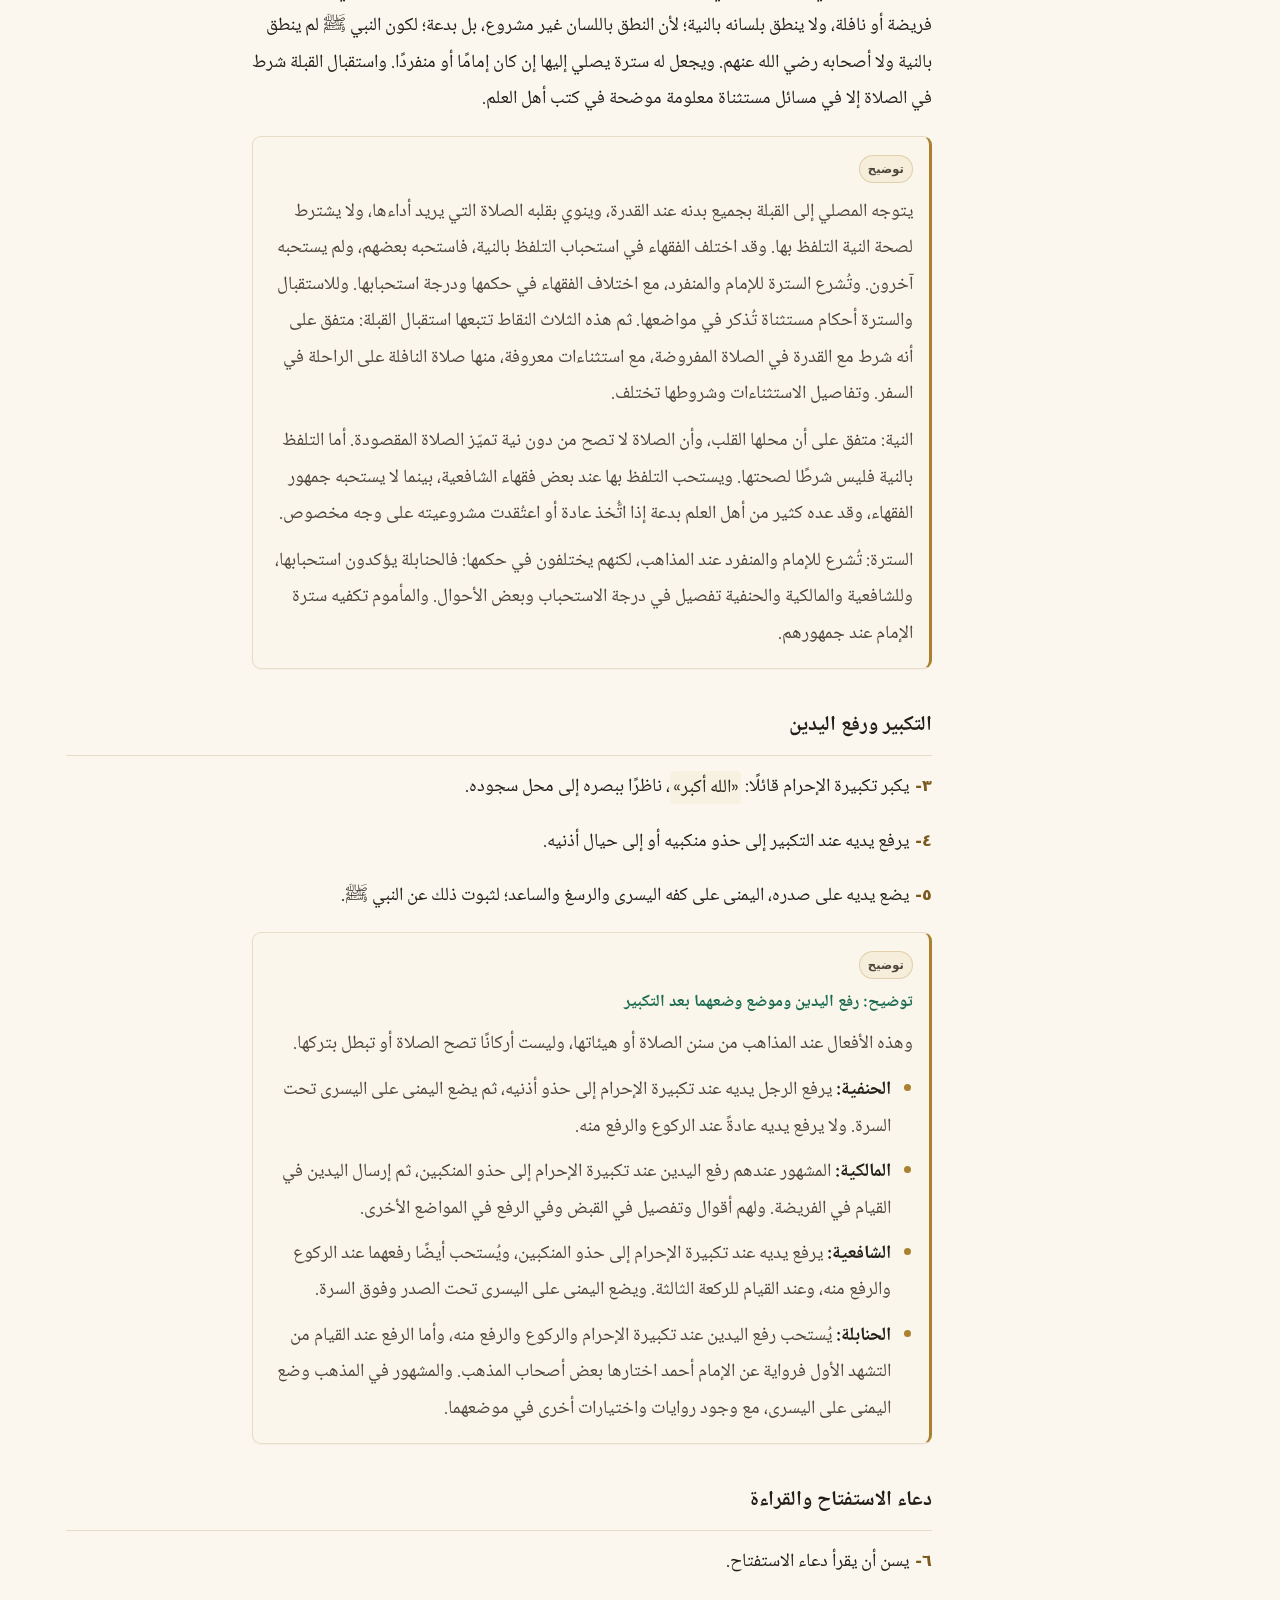
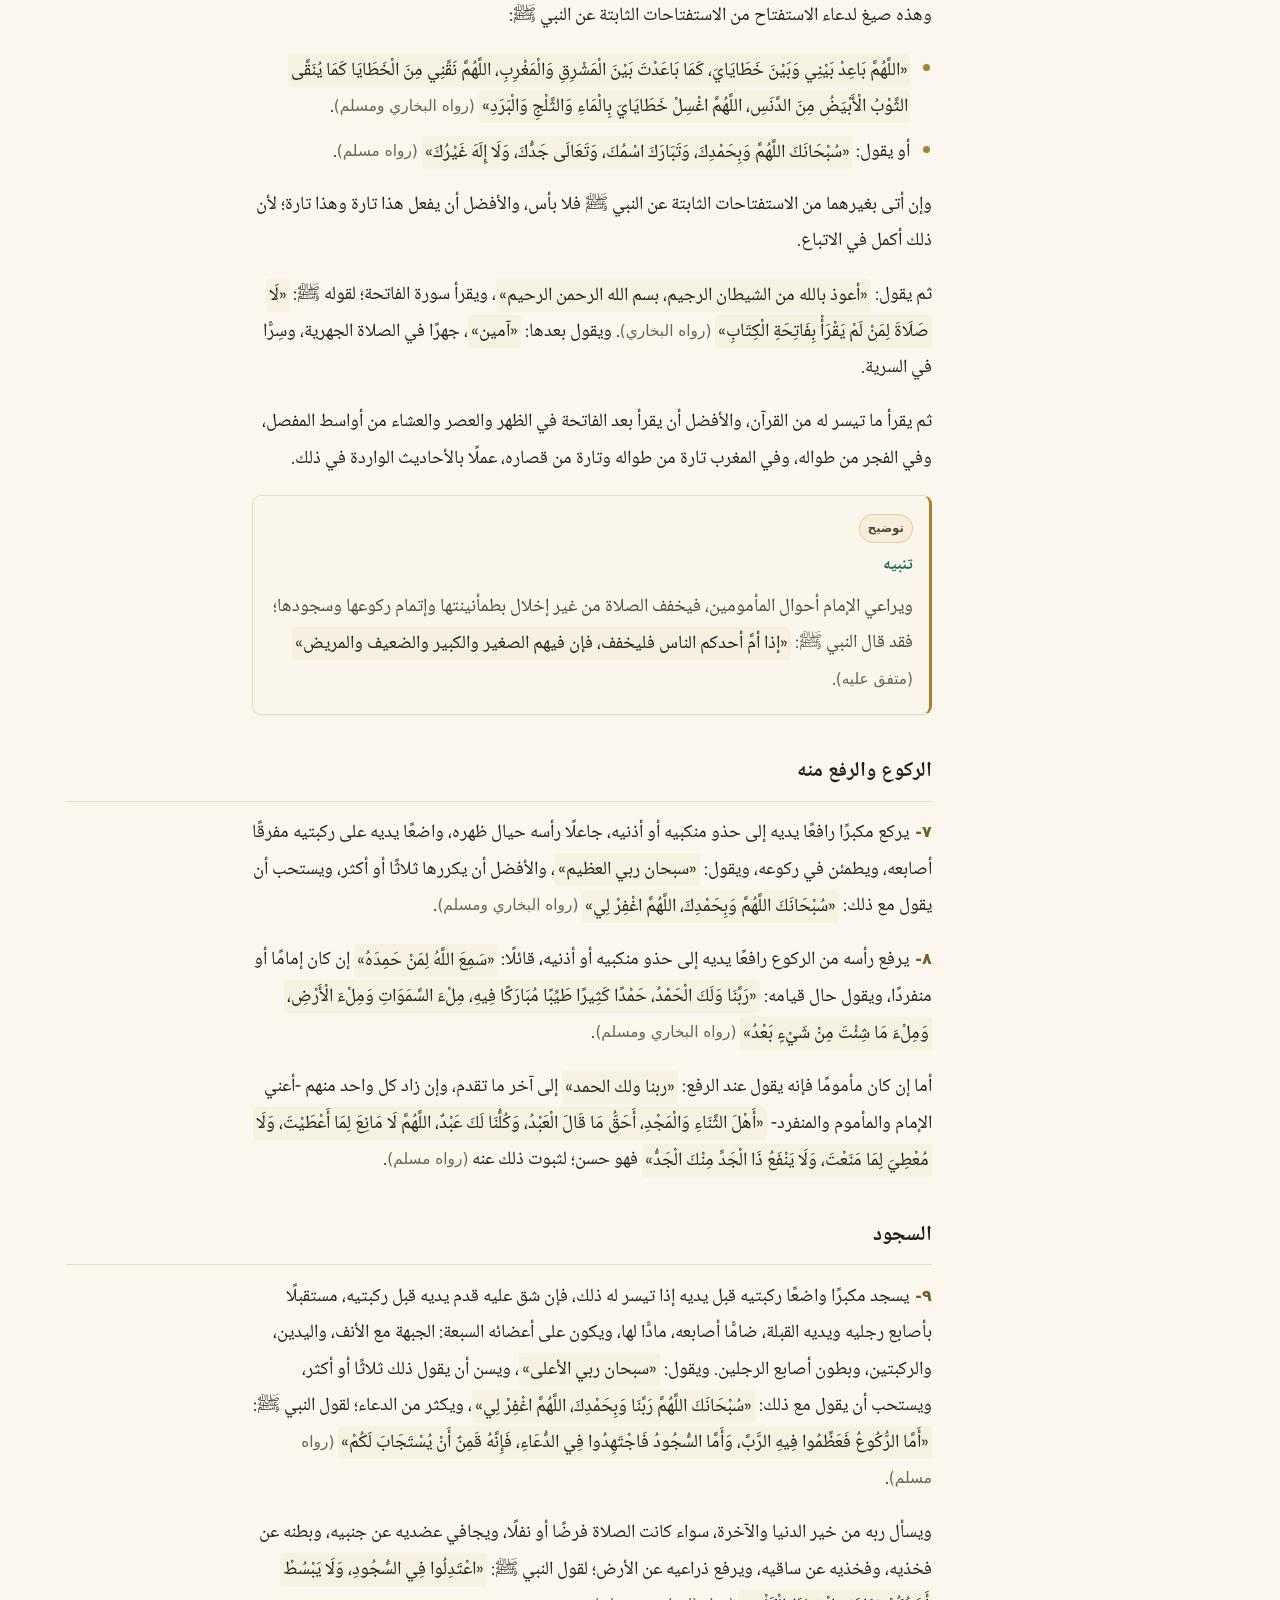
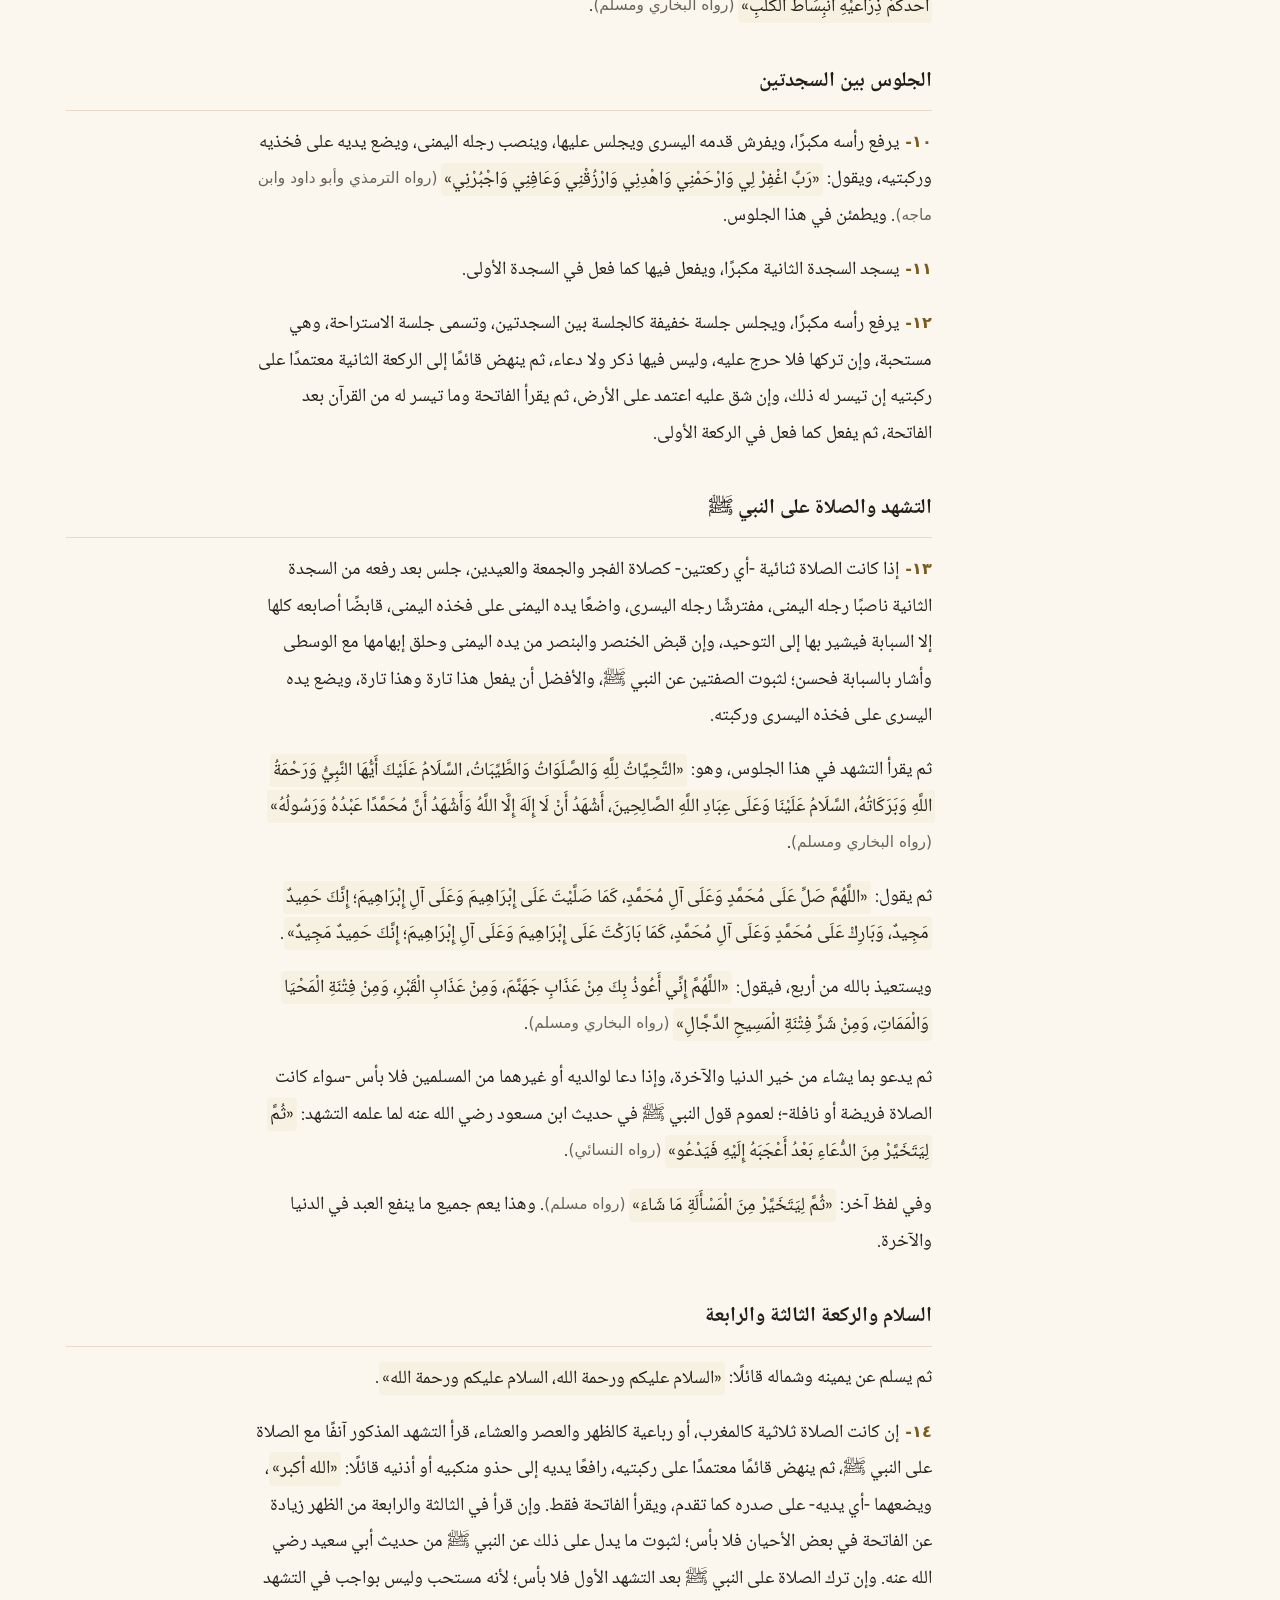
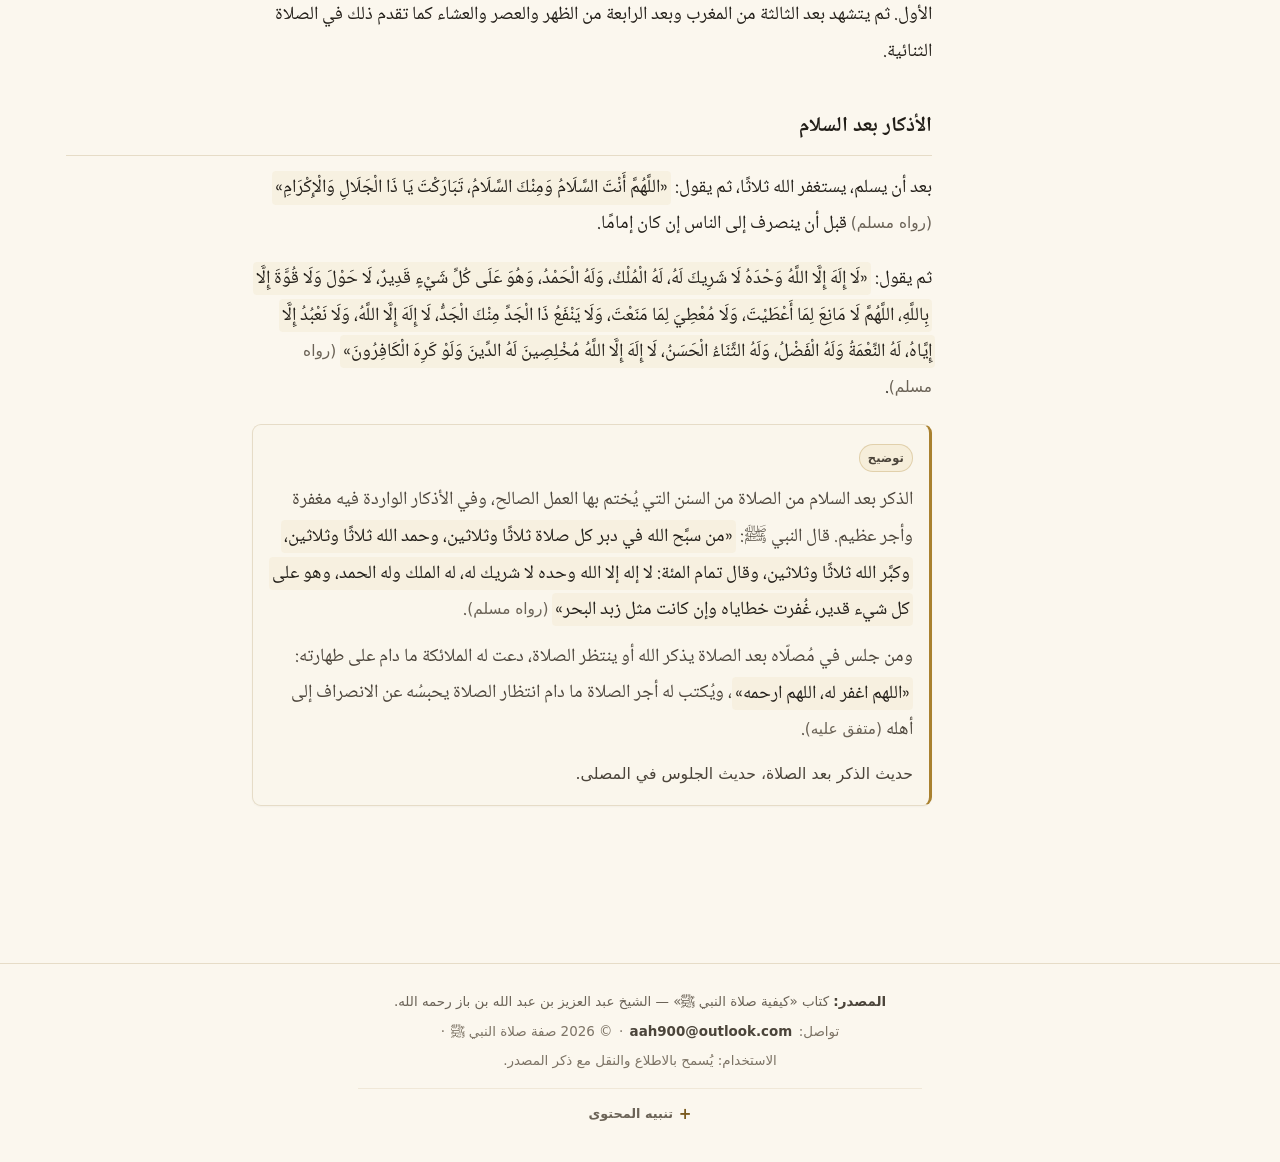
<file: ar/salah.html>
<!DOCTYPE html>
<html lang="ar" dir="rtl" data-theme="light">
<head>
<meta charset="utf-8">
<meta name="viewport" content="width=device-width, initial-scale=1, viewport-fit=cover">
<meta name="color-scheme" content="light dark">
<title>صفة صلاة النبي ﷺ — طريقة الصلاة</title>
<meta name="description" content="شرح مختصر لطريقة صلاة النبي ﷺ">
<link rel="canonical" href="https://salaty.site/ar/salah.html">
<link rel="alternate" hreflang="ar" href="https://salaty.site/ar/salah.html">
<link rel="alternate" hreflang="x-default" href="https://salaty.site/">
<script>
(function(){try{var t=localStorage.getItem("salat.theme");if(t!=="dark"&&t!=="light"){t=(window.matchMedia&&window.matchMedia("(prefers-color-scheme: dark)").matches)?"dark":"light";}document.documentElement.setAttribute("data-theme",t);var s=parseFloat(localStorage.getItem("salat.scale"));if(s>=0.85&&s<=1.35)document.documentElement.style.setProperty("--scale",s);}catch(e){}})();
</script>
<link rel="stylesheet" href="../assets/css/fonts.css?v=2.5.0">
<link rel="stylesheet" href="../assets/css/style.css?v=2.5.0">
<link rel="manifest" href="../manifest.webmanifest">
<link rel="apple-touch-icon" sizes="180x180" href="../assets/img/apple-touch-icon.png">
<meta name="theme-color" content="#1D6B50">
<link rel="icon" type="image/png" sizes="32x32" href="../assets/img/icon-32.png">
<link rel="icon" type="image/png" sizes="192x192" href="../assets/img/icon-192.png">
</head>
<body data-msg-up="تكبير الخط" data-msg-down="تصغير الخط" data-msg-install="لتثبيت التطبيق: افتح قائمة المتصفح واختر «تثبيت التطبيق» أو «إضافة إلى الشاشة الرئيسية»." data-msg-install-ios="على iPhone أو iPad: اضغط زر المشاركة ثم «إضافة إلى الشاشة الرئيسية»." data-msg-install-done="تم تثبيت التطبيق بنجاح">
<a class="skip-link" href="#main">تخطَّ إلى المحتوى</a>
<header class="site-header">
  <div class="header-inner">
    <a class="brand" href="index.html" aria-label="صفة صلاة النبي ﷺ"><span class="mark"><img src="../assets/img/logo-header.png" alt="" width="40" height="40" decoding="async"></span><span class="brand-text"><span class="brand-full">صفة صلاة النبي ﷺ</span><span class="brand-short">صفة الصلاة</span><small>شرح مختصر لطريقة صلاة النبي ﷺ</small></span></a>
    <nav class="nav" aria-label="التنقل الرئيسي">
      <a class="nav-link" href="index.html">الرئيسية</a><a class="nav-link" href="salah.html" aria-current="page">طريقة الصلاة</a><a class="nav-link" href="adhkar.html">الأذكار</a><a class="nav-link" href="sunan.html">السنن</a>
      <div class="lang-switch" role="group" aria-label="اللغة"><a href="../ar/salah.html" data-lang="ar" aria-current="page">ع</a><a href="#" class="lang-soon" data-soon="سوف يتم في مرحلة قادمة" aria-disabled="true" title="سوف يتم في مرحلة قادمة"><span>EN</span><small>قريبًا</small></a><a href="#" class="lang-soon" data-soon="سوف يتم في مرحلة قادمة" aria-disabled="true" title="سوف يتم في مرحلة قادمة"><span>UR</span><small>قريبًا</small></a></div>
    </nav>
    <div class="header-actions" role="group" aria-label="أدوات">
      <button class="icon-btn install-btn" data-install aria-label="تثبيت التطبيق" title="تثبيت التطبيق"><svg viewBox="0 0 24 24" fill="none" stroke="currentColor" stroke-width="1.8" stroke-linecap="round" stroke-linejoin="round"><rect x="7" y="2.5" width="10" height="19" rx="2"/><path d="M12 6.5v7"/><path d="m9.5 11 2.5 2.5L14.5 11"/><path d="M10 18h4"/></svg></button>
      <button class="icon-btn" data-theme-toggle data-label-dark="الوضع الليلي" data-label-light="الوضع الفاتح" aria-label="الوضع الليلي" aria-pressed="false"><svg viewBox="0 0 24 24" fill="none" stroke="currentColor" stroke-width="1.8" stroke-linecap="round" stroke-linejoin="round"><path d="M21 12.8A9 9 0 1 1 11.2 3a7 7 0 0 0 9.8 9.8z"/></svg></button>
      <button class="icon-btn" data-print aria-label="طباعة" title="طباعة"><svg viewBox="0 0 24 24" fill="none" stroke="currentColor" stroke-width="1.8" stroke-linecap="round" stroke-linejoin="round"><path d="M7 9V3h10v6"/><path d="M7 18H4v-7h16v7h-3"/><path d="M7 14h10v7H7z"/></svg></button>
    </div>
  </div>
</header>

<div class="layout">
  <aside class="side" aria-label="أبواب الكتاب">
    <h2>أبواب الكتاب</h2>
    <ol><li><a href="#wudu"><span class="n">١</span><span>الوضوء</span></a></li><li><a href="#qiblah"><span class="n">٢</span><span>استقبال القبلة والنية</span></a></li><li><a href="#takbir"><span class="n">٣</span><span>التكبير ورفع اليدين</span></a></li><li><a href="#istiftah"><span class="n">٤</span><span>دعاء الاستفتاح والقراءة</span></a></li><li><a href="#ruku"><span class="n">٥</span><span>الركوع والرفع منه</span></a></li><li><a href="#sujud"><span class="n">٦</span><span>السجود</span></a></li><li><a href="#julus"><span class="n">٧</span><span>الجلوس بين السجدتين</span></a></li><li><a href="#tashahhud"><span class="n">٨</span><span>التشهد والصلاة على النبي ﷺ</span></a></li><li><a href="#salam"><span class="n">٩</span><span>السلام والركعة الثالثة والرابعة</span></a></li><li><a href="#dhikr"><span class="n">١٠</span><span>الأذكار بعد السلام</span></a></li></ol>
    <div class="side-tools">
      <button class="icon-btn" data-scale-down aria-label="تصغير الخط (A−)" title="تصغير الخط"><span class="lbl">A−</span></button>
      <button class="icon-btn" data-scale-up aria-label="تكبير الخط (A+)" title="تكبير الخط"><span class="lbl">A+</span></button>
    </div>
  </aside>

  <main id="main" tabindex="-1">
    <div class="banner">
  <img src="../assets/img/masjid-chandelier.jpg" alt="داخل المسجد النبوي" width="1047" height="1357" fetchpriority="high" decoding="async">
  <div class="cap"><h1>طريقة الصلاة</h1><p>أبواب الكتاب</p></div>
</div>
    
    <div class="search-box" role="search">
      <span class="search-icon"><svg viewBox="0 0 24 24" fill="none" stroke="currentColor" stroke-width="2" stroke-linecap="round"><circle cx="11" cy="11" r="7"/><path d="m20 20-3.5-3.5"/></svg></span>
      <input id="q" type="search" placeholder="ابحث في النص…" aria-label="ابحث في النص…" aria-describedby="search-help" autocomplete="off" spellcheck="false" enterkeyhint="search">
      <button class="search-clear" type="button" data-search-clear aria-label="مسح" hidden>مسح</button>
    </div>
    <p class="search-hint" id="search-help">اكتب حرفين على الأقل للبحث في النص، واضغط Esc للمسح.</p>
    <div class="search-status">
      <p id="results-head" class="search-results" role="status" aria-live="polite" data-hits-one="نتيجة" data-hits-many="نتائج" data-none="لا توجد نتائج"></p>
      <button class="search-reset" type="button" data-search-reset hidden>عرض النص كاملًا</button>
    </div>
    <nav class="toc" aria-labelledby="toc-title">
  <div class="toc-head">
    <div>
      <h2 id="toc-title">أبواب الكتاب</h2>
      <p class="toc-hint">انتقل مباشرة إلى الباب الذي تريد قراءته.</p>
    </div>
    <p class="reading-now" id="reading-now">الموضع الحالي: <strong>المقدمة</strong></p>
  </div>
  <ol class="toc-list"><li><a href="#wudu"><span class="n">١</span><span>الوضوء</span></a></li><li><a href="#qiblah"><span class="n">٢</span><span>استقبال القبلة والنية</span></a></li><li><a href="#takbir"><span class="n">٣</span><span>التكبير ورفع اليدين</span></a></li><li><a href="#istiftah"><span class="n">٤</span><span>دعاء الاستفتاح والقراءة</span></a></li><li><a href="#ruku"><span class="n">٥</span><span>الركوع والرفع منه</span></a></li><li><a href="#sujud"><span class="n">٦</span><span>السجود</span></a></li><li><a href="#julus"><span class="n">٧</span><span>الجلوس بين السجدتين</span></a></li><li><a href="#tashahhud"><span class="n">٨</span><span>التشهد والصلاة على النبي ﷺ</span></a></li><li><a href="#salam"><span class="n">٩</span><span>السلام والركعة الثالثة والرابعة</span></a></li><li><a href="#dhikr"><span class="n">١٠</span><span>الأذكار بعد السلام</span></a></li></ol>
</nav>
    <section class="intro-block" id="intro" aria-labelledby="intro-title"><h2 id="intro-title">المقدمة</h2><div class="prose intro-prose"><p>الحمد لله وحده، والصلاة والسلام على نبينا محمد، وعلى آله وصحبه، أما بعد:</p><p>نقدم لكم عبر هذا الموقع والتطبيق بيان صفة صلاة النبي ﷺ، تذكيرًا للمسلمين والمسلمات بأهمية الاقتداء به في صلاتهم، امتثالًا لقوله ﷺ: <span class="quote-text">«صلوا كما رأيتموني أصلي»</span> <span class="source-ref">(رواه البخاري)</span>. وقد اعتُمد في إعداد هذا المحتوى على كتاب <span class="quote-text">«كيفية صلاة النبي ﷺ»</span> لسماحة الشيخ عبد العزيز بن عبد الله بن باز رحمه الله. نسأل الله أن ينفع به، وأن يجعله خالصًا لوجهه الكريم.</p></div></section><section class="chapter" id="wudu"><h2>الوضوء</h2><div class="prose"><p><span class="step-num">١- </span>يسبغ الوضوء، وهو أن يتوضأ كما أمره الله، عملًا بقوله سبحانه وتعالى: <span class="quran">﴿يَا أَيُّهَا الَّذِينَ آمَنُوا إِذَا قُمْتُمْ إِلَى الصَّلَاةِ فَاغْسِلُوا وُجُوهَكُمْ وَأَيْدِيَكُمْ إِلَى الْمَرَافِقِ وَامْسَحُوا بِرُءُوسِكُمْ وَأَرْجُلَكُمْ إِلَى الْكَعْبَيْنِ﴾</span> <span class="source-ref">[المائدة: ٦]</span> الآية.</p><aside class="explain" role="note" aria-label="توضيح معنى إسباغ الوضوء"><p class="explain-label">توضيح</p><p>معنى <span class="quote-text">«إسباغ الوضوء»</span>: إتمامه وإكماله، بحيث يصل الماء إلى جميع الأعضاء الواجب غسلها، ولا يُترك منها موضع جاف. فمثلًا، في غسل القدمين ينبغي أن يعم الماء القدم كلها، بما فيها العقب.</p><p>وشرح الشيخ ابن باز رحمه الله أن إسباغ الوضوء يكون بإبلاغ الماء إلى العضو كله. والمقصود إكمال الغسل، لا الإسراف في الماء؛ فغسل العضو مرة واحدة مع تعميمه بالماء يحقق أصل الغسل، والتثليث سنة في الأعضاء المغسولة.</p></aside><p>وقول النبي ﷺ: <span class="quote-text">«لا تُقْبَلُ صَلَاةٌ بِغَيْرِ طُهُورٍ»</span> <span class="source-ref">(رواه مسلم)</span>.</p><p>وقوله ﷺ للذي أساء صلاته: <span class="quote-text">«إِذَا قُمْتَ إِلَى الصَّلَاةِ فَأَسْبِغِ الْوُضُوءَ...»</span> <span class="source-ref">(رواه البخاري ومسلم)</span>.</p></div></section><section class="chapter" id="qiblah"><h2>استقبال القبلة والنية</h2><div class="prose"><p><span class="step-num">٢- </span>يتوجه المصلي إلى القبلة، وهي الكعبة أينما كان، بجميع بدنه، قاصدًا بقلبه فعل الصلاة التي يريدها من فريضة أو نافلة، ولا ينطق بلسانه بالنية؛ لأن النطق باللسان غير مشروع، بل بدعة؛ لكون النبي ﷺ لم ينطق بالنية ولا أصحابه رضي الله عنهم. ويجعل له سترة يصلي إليها إن كان إمامًا أو منفردًا. واستقبال القبلة شرط في الصلاة إلا في مسائل مستثناة معلومة موضحة في كتب أهل العلم.</p><aside class="explain" role="note" aria-label="توضيح أحكام استقبال القبلة والنية والسترة"><p class="explain-label">توضيح</p><p>يتوجه المصلي إلى القبلة بجميع بدنه عند القدرة، وينوي بقلبه الصلاة التي يريد أداءها، ولا يشترط لصحة النية التلفظ بها. وقد اختلف الفقهاء في استحباب التلفظ بالنية، فاستحبه بعضهم، ولم يستحبه آخرون. وتُشرع السترة للإمام والمنفرد، مع اختلاف الفقهاء في حكمها ودرجة استحبابها. وللاستقبال والسترة أحكام مستثناة تُذكر في مواضعها. ثم هذه الثلاث النقاط تتبعها استقبال القبلة: متفق على أنه شرط مع القدرة في الصلاة المفروضة، مع استثناءات معروفة، منها صلاة النافلة على الراحلة في السفر. وتفاصيل الاستثناءات وشروطها تختلف.</p><p>النية: متفق على أن محلها القلب، وأن الصلاة لا تصح من دون نية تميّز الصلاة المقصودة. أما التلفظ بالنية فليس شرطًا لصحتها. ويستحب التلفظ بها عند بعض فقهاء الشافعية، بينما لا يستحبه جمهور الفقهاء، وقد عده كثير من أهل العلم بدعة إذا اتُّخذ عادة أو اعتُقدت مشروعيته على وجه مخصوص.</p><p>السترة: تُشرع للإمام والمنفرد عند المذاهب، لكنهم يختلفون في حكمها: فالحنابلة يؤكدون استحبابها، وللشافعية والمالكية والحنفية تفصيل في درجة الاستحباب وبعض الأحوال. والمأموم تكفيه سترة الإمام عند جمهورهم.</p></aside></div></section><section class="chapter" id="takbir"><h2>التكبير ورفع اليدين</h2><div class="prose"><p><span class="step-num">٣- </span>يكبر تكبيرة الإحرام قائلًا: <span class="quote-text">«الله أكبر»</span>، ناظرًا ببصره إلى محل سجوده.</p><p><span class="step-num">٤- </span>يرفع يديه عند التكبير إلى حذو منكبيه أو إلى حيال أذنيه.</p><p><span class="step-num">٥- </span>يضع يديه على صدره، اليمنى على كفه اليسرى والرسغ والساعد؛ لثبوت ذلك عن النبي ﷺ.</p><aside class="explain" role="note" aria-label="توضيح: رفع اليدين وموضع وضعهما بعد التكبير"><p class="explain-label">توضيح</p><h3 class="explain-title">توضيح: رفع اليدين وموضع وضعهما بعد التكبير</h3><p>وهذه الأفعال عند المذاهب من سنن الصلاة أو هيئاتها، وليست أركانًا تصح الصلاة أو تبطل بتركها.</p><ul class="explain-list"><li><strong>الحنفية:</strong> يرفع الرجل يديه عند تكبيرة الإحرام إلى حذو أذنيه، ثم يضع اليمنى على اليسرى تحت السرة. ولا يرفع يديه عادةً عند الركوع والرفع منه.</li><li><strong>المالكية:</strong> المشهور عندهم رفع اليدين عند تكبيرة الإحرام إلى حذو المنكبين، ثم إرسال اليدين في القيام في الفريضة. ولهم أقوال وتفصيل في القبض وفي الرفع في المواضع الأخرى.</li><li><strong>الشافعية:</strong> يرفع يديه عند تكبيرة الإحرام إلى حذو المنكبين، ويُستحب أيضًا رفعهما عند الركوع والرفع منه، وعند القيام للركعة الثالثة. ويضع اليمنى على اليسرى تحت الصدر وفوق السرة.</li><li><strong>الحنابلة:</strong> يُستحب رفع اليدين عند تكبيرة الإحرام والركوع والرفع منه، وأما الرفع عند القيام من التشهد الأول فرواية عن الإمام أحمد اختارها بعض أصحاب المذهب. والمشهور في المذهب وضع اليمنى على اليسرى، مع وجود روايات واختيارات أخرى في موضعهما.</li></ul></aside></div></section><section class="chapter" id="istiftah"><h2>دعاء الاستفتاح والقراءة</h2><div class="prose"><p><span class="step-num">٦- </span>يسن أن يقرأ دعاء الاستفتاح.</p><p>وهذه صيغ لدعاء الاستفتاح من الاستفتاحات الثابتة عن النبي ﷺ:</p><ul class="dua-list"><li><span class="quote-text">«اللَّهُمَّ بَاعِدْ بَيْنِي وَبَيْنَ خَطَايَايَ، كَمَا بَاعَدْتَ بَيْنَ الْمَشْرِقِ وَالْمَغْرِبِ، اللَّهُمَّ نَقِّنِي مِنَ الْخَطَايَا كَمَا يُنَقَّى الثَّوْبُ الْأَبْيَضُ مِنَ الدَّنَسِ، اللَّهُمَّ اغْسِلْ خَطَايَايَ بِالْمَاءِ وَالثَّلْجِ وَالْبَرَدِ»</span> <span class="source-ref">(رواه البخاري ومسلم)</span>.</li><li>أو يقول: <span class="quote-text">«سُبْحَانَكَ اللَّهُمَّ وَبِحَمْدِكَ، وَتَبَارَكَ اسْمُكَ، وَتَعَالَى جَدُّكَ، وَلَا إِلَهَ غَيْرُكَ»</span> <span class="source-ref">(رواه مسلم)</span>.</li></ul><p>وإن أتى بغيرهما من الاستفتاحات الثابتة عن النبي ﷺ فلا بأس، والأفضل أن يفعل هذا تارة وهذا تارة؛ لأن ذلك أكمل في الاتباع.</p><p>ثم يقول: <span class="quote-text">«أعوذ بالله من الشيطان الرجيم، بسم الله الرحمن الرحيم»</span>، ويقرأ سورة الفاتحة؛ لقوله ﷺ: <span class="quote-text">«لَا صَلَاةَ لِمَنْ لَمْ يَقْرَأْ بِفَاتِحَةِ الْكِتَابِ»</span> <span class="source-ref">(رواه البخاري)</span>. ويقول بعدها: <span class="quote-text">«آمين»</span>، جهرًا في الصلاة الجهرية، وسِرًّا في السرية.</p><p>ثم يقرأ ما تيسر له من القرآن، والأفضل أن يقرأ بعد الفاتحة في الظهر والعصر والعشاء من أواسط المفصل، وفي الفجر من طواله، وفي المغرب تارة من طواله وتارة من قصاره، عملًا بالأحاديث الواردة في ذلك.</p><aside class="explain" role="note" aria-label="تنبيه: مراعاة أحوال المأمومين والتخفيف"><p class="explain-label">توضيح</p><h3 class="explain-title">تنبيه</h3><p>ويراعي الإمام أحوال المأمومين، فيخفف الصلاة من غير إخلال بطمأنينتها وإتمام ركوعها وسجودها؛ فقد قال النبي ﷺ: <span class="quote-text">«إذا أمَّ أحدكم الناس فليخفف، فإن فيهم الصغير والكبير والضعيف والمريض»</span> <span class="source-ref">(متفق عليه)</span>.</p></aside></div></section><section class="chapter" id="ruku"><h2>الركوع والرفع منه</h2><div class="prose"><p><span class="step-num">٧- </span>يركع مكبرًا رافعًا يديه إلى حذو منكبيه أو أذنيه، جاعلًا رأسه حيال ظهره، واضعًا يديه على ركبتيه مفرقًا أصابعه، ويطمئن في ركوعه، ويقول: <span class="quote-text">«سبحان ربي العظيم»</span>، والأفضل أن يكررها ثلاثًا أو أكثر، ويستحب أن يقول مع ذلك: <span class="quote-text">«سُبْحَانَكَ اللَّهُمَّ وَبِحَمْدِكَ، اللَّهُمَّ اغْفِرْ لِي»</span> <span class="source-ref">(رواه البخاري ومسلم)</span>.</p><p><span class="step-num">٨- </span>يرفع رأسه من الركوع رافعًا يديه إلى حذو منكبيه أو أذنيه، قائلًا: <span class="quote-text">«سَمِعَ اللَّهُ لِمَنْ حَمِدَهُ»</span> إن كان إمامًا أو منفردًا، ويقول حال قيامه: <span class="quote-text">«رَبَّنَا وَلَكَ الْحَمْدُ، حَمْدًا كَثِيرًا طَيِّبًا مُبَارَكًا فِيهِ، مِلْءَ السَّمَوَاتِ وَمِلْءَ الْأَرْضِ، وَمِلْءَ مَا شِئْتَ مِنْ شَيْءٍ بَعْدُ»</span> <span class="source-ref">(رواه البخاري ومسلم)</span>.</p><p>أما إن كان مأمومًا فإنه يقول عند الرفع: <span class="quote-text">«ربنا ولك الحمد»</span> إلى آخر ما تقدم، وإن زاد كل واحد منهم -أعني الإمام والمأموم والمنفرد- <span class="quote-text">«أَهْلَ الثَّنَاءِ وَالْمَجْدِ، أَحَقُّ مَا قَالَ الْعَبْدُ، وَكُلُّنَا لَكَ عَبْدٌ، اللَّهُمَّ لَا مَانِعَ لِمَا أَعْطَيْتَ، وَلَا مُعْطِيَ لِمَا مَنَعْتَ، وَلَا يَنْفَعُ ذَا الْجَدِّ مِنْكَ الْجَدُّ»</span> فهو حسن؛ لثبوت ذلك عنه <span class="source-ref">(رواه مسلم)</span>.</p></div></section><section class="chapter" id="sujud"><h2>السجود</h2><div class="prose"><p><span class="step-num">٩- </span>يسجد مكبرًا واضعًا ركبتيه قبل يديه إذا تيسر له ذلك، فإن شق عليه قدم يديه قبل ركبتيه، مستقبلًا بأصابع رجليه ويديه القبلة، ضامًّا أصابعه، مادًّا لها، ويكون على أعضائه السبعة: الجبهة مع الأنف، واليدين، والركبتين، وبطون أصابع الرجلين. ويقول: <span class="quote-text">«سبحان ربي الأعلى»</span>، ويسن أن يقول ذلك ثلاثًا أو أكثر، ويستحب أن يقول مع ذلك: <span class="quote-text">«سُبْحَانَكَ اللَّهُمَّ رَبَّنَا وَبِحَمْدِكَ، اللَّهُمَّ اغْفِرْ لِي»</span>، ويكثر من الدعاء؛ لقول النبي ﷺ: <span class="quote-text">«أَمَّا الرُّكُوعُ فَعَظِّمُوا فِيهِ الرَّبَّ، وَأَمَّا السُّجُودُ فَاجْتَهِدُوا فِي الدُّعَاءِ، فَإِنَّهُ قَمِنٌ أَنْ يُسْتَجَابَ لَكُمْ»</span> <span class="source-ref">(رواه مسلم)</span>.</p><p>ويسأل ربه من خير الدنيا والآخرة، سواء كانت الصلاة فرضًا أو نفلًا، ويجافي عضديه عن جنبيه، وبطنه عن فخذيه، وفخذيه عن ساقيه، ويرفع ذراعيه عن الأرض؛ لقول النبي ﷺ: <span class="quote-text">«اعْتَدِلُوا فِي السُّجُودِ، وَلَا يَبْسُطْ أَحَدُكُمْ ذِرَاعَيْهِ انْبِسَاطَ الْكَلْبِ»</span> <span class="source-ref">(رواه البخاري ومسلم)</span>.</p></div></section><section class="chapter" id="julus"><h2>الجلوس بين السجدتين</h2><div class="prose"><p><span class="step-num">١٠- </span>يرفع رأسه مكبرًا، ويفرش قدمه اليسرى ويجلس عليها، وينصب رجله اليمنى، ويضع يديه على فخذيه وركبتيه، ويقول: <span class="quote-text">«رَبِّ اغْفِرْ لِي وَارْحَمْنِي وَاهْدِنِي وَارْزُقْنِي وَعَافِنِي وَاجْبُرْنِي»</span> <span class="source-ref">(رواه الترمذي وأبو داود وابن ماجه)</span>. ويطمئن في هذا الجلوس.</p><p><span class="step-num">١١- </span>يسجد السجدة الثانية مكبرًا، ويفعل فيها كما فعل في السجدة الأولى.</p><p><span class="step-num">١٢- </span>يرفع رأسه مكبرًا، ويجلس جلسة خفيفة كالجلسة بين السجدتين، وتسمى جلسة الاستراحة، وهي مستحبة، وإن تركها فلا حرج عليه، وليس فيها ذكر ولا دعاء، ثم ينهض قائمًا إلى الركعة الثانية معتمدًا على ركبتيه إن تيسر له ذلك، وإن شق عليه اعتمد على الأرض، ثم يقرأ الفاتحة وما تيسر له من القرآن بعد الفاتحة، ثم يفعل كما فعل في الركعة الأولى.</p></div></section><section class="chapter" id="tashahhud"><h2>التشهد والصلاة على النبي ﷺ</h2><div class="prose"><p><span class="step-num">١٣- </span>إذا كانت الصلاة ثنائية -أي ركعتين- كصلاة الفجر والجمعة والعيدين، جلس بعد رفعه من السجدة الثانية ناصبًا رجله اليمنى، مفترشًا رجله اليسرى، واضعًا يده اليمنى على فخذه اليمنى، قابضًا أصابعه كلها إلا السبابة فيشير بها إلى التوحيد، وإن قبض الخنصر والبنصر من يده اليمنى وحلق إبهامها مع الوسطى وأشار بالسبابة فحسن؛ لثبوت الصفتين عن النبي ﷺ، والأفضل أن يفعل هذا تارة وهذا تارة، ويضع يده اليسرى على فخذه اليسرى وركبته.</p><p>ثم يقرأ التشهد في هذا الجلوس، وهو: <span class="quote-text">«التَّحِيَّاتُ لِلَّهِ وَالصَّلَوَاتُ وَالطَّيِّبَاتُ، السَّلَامُ عَلَيْكَ أَيُّهَا النَّبِيُّ وَرَحْمَةُ اللَّهِ وَبَرَكَاتُهُ، السَّلَامُ عَلَيْنَا وَعَلَى عِبَادِ اللَّهِ الصَّالِحِينَ، أَشْهَدُ أَنْ لَا إِلَهَ إِلَّا اللَّهُ وَأَشْهَدُ أَنَّ مُحَمَّدًا عَبْدُهُ وَرَسُولُهُ»</span> <span class="source-ref">(رواه البخاري ومسلم)</span>.</p><p>ثم يقول: <span class="quote-text">«اللَّهُمَّ صَلِّ عَلَى مُحَمَّدٍ وَعَلَى آلِ مُحَمَّدٍ، كَمَا صَلَّيْتَ عَلَى إِبْرَاهِيمَ وَعَلَى آلِ إِبْرَاهِيمَ؛ إِنَّكَ حَمِيدٌ مَجِيدٌ، وَبَارِكْ عَلَى مُحَمَّدٍ وَعَلَى آلِ مُحَمَّدٍ، كَمَا بَارَكْتَ عَلَى إِبْرَاهِيمَ وَعَلَى آلِ إِبْرَاهِيمَ؛ إِنَّكَ حَمِيدٌ مَجِيدٌ»</span>.</p><p>ويستعيذ بالله من أربع، فيقول: <span class="quote-text">«اللَّهُمَّ إِنِّي أَعُوذُ بِكَ مِنْ عَذَابِ جَهَنَّمَ، وَمِنْ عَذَابِ الْقَبْرِ، وَمِنْ فِتْنَةِ الْمَحْيَا وَالْمَمَاتِ، وَمِنْ شَرِّ فِتْنَةِ الْمَسِيحِ الدَّجَّالِ»</span> <span class="source-ref">(رواه البخاري ومسلم)</span>.</p><p>ثم يدعو بما يشاء من خير الدنيا والآخرة، وإذا دعا لوالديه أو غيرهما من المسلمين فلا بأس -سواء كانت الصلاة فريضة أو نافلة-؛ لعموم قول النبي ﷺ في حديث ابن مسعود رضي الله عنه لما علمه التشهد: <span class="quote-text">«ثُمَّ لِيَتَخَيَّرْ مِنَ الدُّعَاءِ بَعْدُ أَعْجَبَهُ إِلَيْهِ فَيَدْعُو»</span> <span class="source-ref">(رواه النسائي)</span>.</p><p>وفي لفظ آخر: <span class="quote-text">«ثُمَّ لِيَتَخَيَّرْ مِنَ الْمَسْأَلَةِ مَا شَاءَ»</span> <span class="source-ref">(رواه مسلم)</span>. وهذا يعم جميع ما ينفع العبد في الدنيا والآخرة.</p></div></section><section class="chapter" id="salam"><h2>السلام والركعة الثالثة والرابعة</h2><div class="prose"><p>ثم يسلم عن يمينه وشماله قائلًا: <span class="quote-text">«السلام عليكم ورحمة الله، السلام عليكم ورحمة الله»</span>.</p><p><span class="step-num">١٤- </span>إن كانت الصلاة ثلاثية كالمغرب، أو رباعية كالظهر والعصر والعشاء، قرأ التشهد المذكور آنفًا مع الصلاة على النبي ﷺ، ثم ينهض قائمًا معتمدًا على ركبتيه، رافعًا يديه إلى حذو منكبيه أو أذنيه قائلًا: <span class="quote-text">«الله أكبر»</span>، ويضعهما -أي يديه- على صدره كما تقدم، ويقرأ الفاتحة فقط. وإن قرأ في الثالثة والرابعة من الظهر زيادة عن الفاتحة في بعض الأحيان فلا بأس؛ لثبوت ما يدل على ذلك عن النبي ﷺ من حديث أبي سعيد رضي الله عنه. وإن ترك الصلاة على النبي ﷺ بعد التشهد الأول فلا بأس؛ لأنه مستحب وليس بواجب في التشهد الأول. ثم يتشهد بعد الثالثة من المغرب وبعد الرابعة من الظهر والعصر والعشاء كما تقدم ذلك في الصلاة الثنائية.</p></div></section><section class="chapter" id="dhikr"><h2>الأذكار بعد السلام</h2><div class="prose"><p>بعد أن يسلم، يستغفر الله ثلاثًا، ثم يقول: <span class="quote-text">«اللَّهُمَّ أَنْتَ السَّلَامُ وَمِنْكَ السَّلَامُ، تَبَارَكْتَ يَا ذَا الْجَلَالِ وَالْإِكْرَامِ»</span> <span class="source-ref">(رواه مسلم)</span> قبل أن ينصرف إلى الناس إن كان إمامًا.</p><p>ثم يقول: <span class="quote-text">«لَا إِلَهَ إِلَّا اللَّهُ وَحْدَهُ لَا شَرِيكَ لَهُ، لَهُ الْمُلْكُ، وَلَهُ الْحَمْدُ، وَهُوَ عَلَى كُلِّ شَيْءٍ قَدِيرٌ، لَا حَوْلَ وَلَا قُوَّةَ إِلَّا بِاللَّهِ، اللَّهُمَّ لَا مَانِعَ لِمَا أَعْطَيْتَ، وَلَا مُعْطِيَ لِمَا مَنَعْتَ، وَلَا يَنْفَعُ ذَا الْجَدِّ مِنْكَ الْجَدُّ، لَا إِلَهَ إِلَّا اللَّهُ، وَلَا نَعْبُدُ إِلَّا إِيَّاهُ، لَهُ النِّعْمَةُ وَلَهُ الْفَضْلُ، وَلَهُ الثَّنَاءُ الْحَسَنُ، لَا إِلَهَ إِلَّا اللَّهُ مُخْلِصِينَ لَهُ الدِّينَ وَلَوْ كَرِهَ الْكَافِرُونَ»</span> <span class="source-ref">(رواه مسلم)</span>.</p><aside class="explain" role="note" aria-label="توضيح الذكر بعد السلام"><p class="explain-label">توضيح</p><p>الذكر بعد السلام من الصلاة من السنن التي يُختم بها العمل الصالح، وفي الأذكار الواردة فيه مغفرة وأجر عظيم. قال النبي ﷺ: <span class="quote-text">«من سبَّح الله في دبر كل صلاة ثلاثًا وثلاثين، وحمد الله ثلاثًا وثلاثين، وكبَّر الله ثلاثًا وثلاثين، وقال تمام المئة: لا إله إلا الله وحده لا شريك له، له الملك وله الحمد، وهو على كل شيء قدير، غُفرت خطاياه وإن كانت مثل زبد البحر»</span> <span class="source-ref">(رواه مسلم)</span>.</p><p>ومن جلس في مُصلّاه بعد الصلاة يذكر الله أو ينتظر الصلاة، دعت له الملائكة ما دام على طهارته: <span class="quote-text">«اللهم اغفر له، اللهم ارحمه»</span>، ويُكتب له أجر الصلاة ما دام انتظار الصلاة يحبسُه عن الانصراف إلى أهله <span class="source-ref">(متفق عليه)</span>.</p><p class="note-ref">حديث الذكر بعد الصلاة، حديث الجلوس في المصلى.</p></aside></div></section>
  </main>
</div>

<div class="backdrop" id="backdrop"></div>
<div class="mobile-index" id="mobile-index" aria-label="فهرس الأبواب">
  <div class="drawer-head">
    <h2 id="drawer-title">فهرس الأبواب</h2>
    <button class="icon-btn" data-drawer-close aria-label="إغلاق" title="إغلاق"><svg viewBox="0 0 24 24" fill="none" stroke="currentColor" stroke-width="2" stroke-linecap="round"><path d="M6 6l12 12M18 6L6 18"/></svg></button>
  </div>
  <ol><li><a href="#wudu"><span class="n">١</span><span>الوضوء</span></a></li><li><a href="#qiblah"><span class="n">٢</span><span>استقبال القبلة والنية</span></a></li><li><a href="#takbir"><span class="n">٣</span><span>التكبير ورفع اليدين</span></a></li><li><a href="#istiftah"><span class="n">٤</span><span>دعاء الاستفتاح والقراءة</span></a></li><li><a href="#ruku"><span class="n">٥</span><span>الركوع والرفع منه</span></a></li><li><a href="#sujud"><span class="n">٦</span><span>السجود</span></a></li><li><a href="#julus"><span class="n">٧</span><span>الجلوس بين السجدتين</span></a></li><li><a href="#tashahhud"><span class="n">٨</span><span>التشهد والصلاة على النبي ﷺ</span></a></li><li><a href="#salam"><span class="n">٩</span><span>السلام والركعة الثالثة والرابعة</span></a></li><li><a href="#dhikr"><span class="n">١٠</span><span>الأذكار بعد السلام</span></a></li></ol>
  <div class="side-tools">
    <button class="icon-btn" data-scale-down aria-label="تصغير الخط (A−)" title="تصغير الخط"><span class="lbl">A−</span></button>
    <button class="icon-btn" data-scale-up aria-label="تكبير الخط (A+)" title="تكبير الخط"><span class="lbl">A+</span></button>
    <button class="icon-btn" data-print aria-label="طباعة" title="طباعة"><svg viewBox="0 0 24 24" fill="none" stroke="currentColor" stroke-width="1.8" stroke-linecap="round" stroke-linejoin="round"><path d="M7 9V3h10v6"/><path d="M7 18H4v-7h16v7h-3"/><path d="M7 14h10v7H7z"/></svg></button>
  </div>
    <div class="drawer-langs" aria-label="اللغة">
    <span class="drawer-langs-title">اللغة</span>
    <span class="lang-pill current">العربية</span>
    <button type="button" class="lang-pill soon" data-soon="سوف يتم في مرحلة قادمة">English <small>قريبًا</small></button>
    <button type="button" class="lang-pill soon" data-soon="سوف يتم في مرحلة قادمة">اردو <small>قريبًا</small></button>
  </div>
</div>

<nav class="mobile-bar" aria-label="التنقل الرئيسي">
  <a href="index.html" ><svg viewBox="0 0 24 24" fill="none" stroke="currentColor" stroke-width="1.8" stroke-linecap="round" stroke-linejoin="round"><path d="M3 10.5 12 3l9 7.5"/><path d="M5.5 9.5V20h13V9.5"/><path d="M9.5 20v-6h5v6"/></svg><span>الرئيسية</span></a>
  <a href="salah.html" aria-current="page"><svg viewBox="0 0 24 24" fill="none" stroke="currentColor" stroke-width="1.7" stroke-linecap="round" stroke-linejoin="round"><path d="M12 3v18M7 8l5-3 5 3M8 13c0 3 1.6 5 4 5s4-2 4-5"/><path d="M5 21h14"/></svg><span>طريقة الصلاة</span></a>
  <a href="adhkar.html" ><svg viewBox="0 0 24 24" fill="none" stroke="currentColor" stroke-width="1.7" stroke-linecap="round"><circle cx="12" cy="5" r="2.2"/><circle cx="6.5" cy="12" r="2.2"/><circle cx="17.5" cy="12" r="2.2"/><circle cx="9" cy="19" r="2.2"/><circle cx="15" cy="19" r="2.2"/></svg><span>الأذكار</span></a>
  <a href="sunan.html" ><svg viewBox="0 0 24 24" fill="none" stroke="currentColor" stroke-width="1.7" stroke-linecap="round" stroke-linejoin="round"><path d="M12 2c2.2 1.6 3.2 3.3 3.2 5.3S13.6 11 12 12.6C10.4 11 8.8 9.7 8.8 7.3S9.8 3.6 12 2z"/><path d="M12 12.6V21M6 21h12"/><path d="M4.5 9.5c1.6-.4 3 .2 3.8 1.6M19.5 9.5c-1.6-.4-3 .2-3.8 1.6"/></svg><span>السنن</span></a>
  <button class="icon-btn" data-drawer-toggle aria-label="أبواب الكتاب" aria-expanded="false" aria-controls="mobile-index"><svg viewBox="0 0 24 24" fill="none" stroke="currentColor" stroke-width="2" stroke-linecap="round"><path d="M4 6h16M4 12h16M4 18h16"/></svg><span>الفهرس</span></button>
</nav>

<footer class="site-footer">
  <div class="footer-main">
    <p class="footer-source"><strong>المصدر:</strong> كتاب «كيفية صلاة النبي ﷺ» — الشيخ عبد العزيز بن عبد الله بن باز رحمه الله.</p>
    <p class="footer-links"><span>تواصل:</span><a href="mailto:aah900@outlook.com" dir="ltr">aah900@outlook.com</a><span aria-hidden="true">·</span><span>© 2026 صفة صلاة النبي ﷺ</span><span aria-hidden="true">·</span><span>الاستخدام: يُسمح بالاطلاع والنقل مع ذكر المصدر.</span></p>
  </div>
  <details class="footer-disclaimer">
    <summary>تنبيه المحتوى</summary>
    <div class="islamic-rule" aria-hidden="true"><svg viewBox="0 0 720 34" preserveAspectRatio="xMidYMid meet" fill="none" stroke="currentColor" stroke-width="1.4" stroke-linecap="round" stroke-linejoin="round" focusable="false"><path d="M0 17h238M482 17h238"/><path d="M248 17h28M444 17h28"/><path d="M278 17l9-9 9 9-9 9zM424 17l9-9 9 9-9 9z"/><path d="M302 17h18M400 17h18"/><path d="M360 2l15 15-15 15-15-15z"/><path d="M360 7l10 10-10 10-10-10z"/><circle cx="360" cy="17" r="2.2"/><circle cx="286" cy="17" r="1.8"/><circle cx="434" cy="17" r="1.8"/><path d="M318 6c7 0 12 5 12 11s-5 11-12 11M402 6c-7 0-12 5-12 11s5 11 12 11"/></svg></div>
    <p class="disclaimer">تنبيه: هذا الموقع يعرض النص العربي للكتاب المصدر، وفي حالة وجود أي تنبيه أو تعديل في المحتوى على الموقع يُرجى مراسلة المطور بالبريد الإلكتروني <a href="mailto:aah900@outlook.com" dir="ltr">aah900@outlook.com</a></p>
  </details>
  
</footer>

<div class="toast" id="toast" role="status" aria-live="polite"></div>
<script src="../assets/js/app.js?v=2.5.0"></script>
<script>
if ("serviceWorker" in navigator) {
  window.addEventListener("load", function () {
    navigator.serviceWorker.register("../sw.js").catch(function () {});
  });
}
</script>
</body>
</html>
</file>
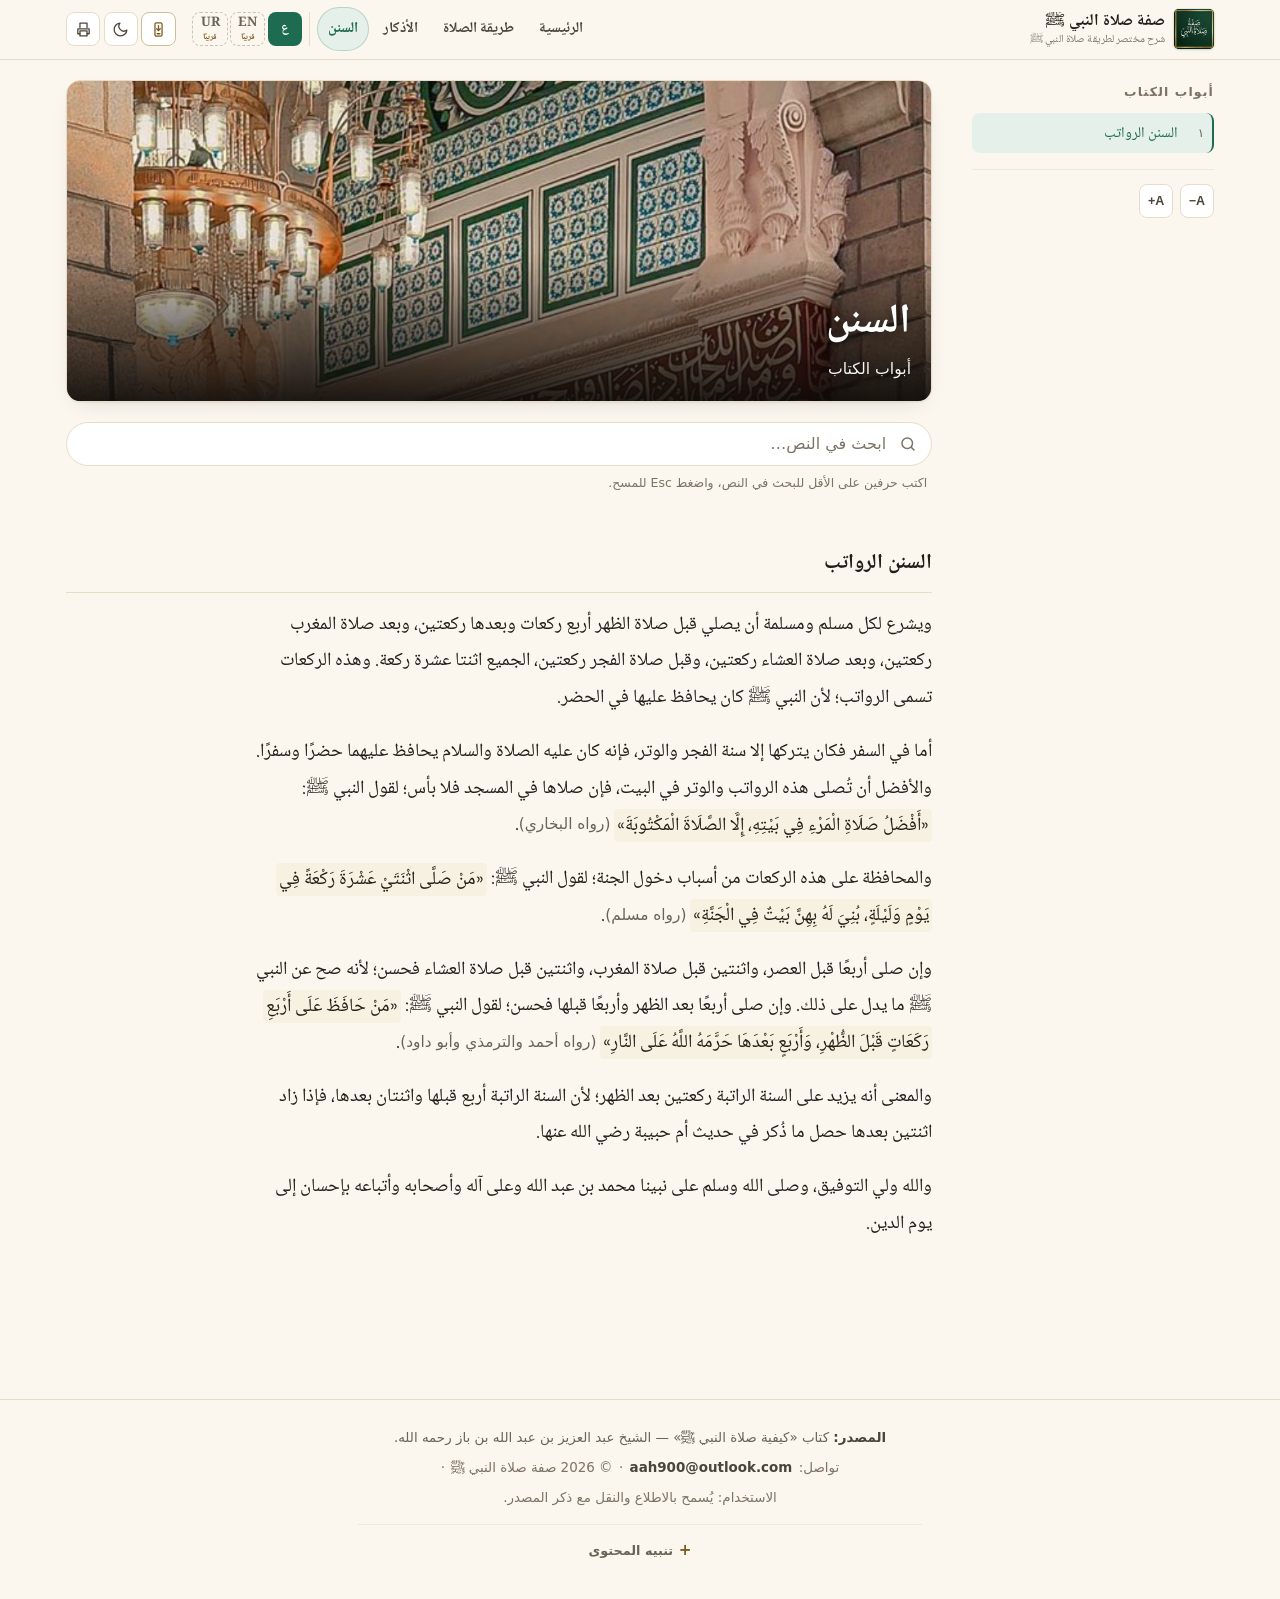
<file: ar/sunan.html>
<!DOCTYPE html>
<html lang="ar" dir="rtl" data-theme="light">
<head>
<meta charset="utf-8">
<meta name="viewport" content="width=device-width, initial-scale=1, viewport-fit=cover">
<meta name="color-scheme" content="light dark">
<title>صفة صلاة النبي ﷺ — السنن</title>
<meta name="description" content="شرح مختصر لطريقة صلاة النبي ﷺ">
<link rel="canonical" href="https://salaty.site/ar/sunan.html">
<link rel="alternate" hreflang="ar" href="https://salaty.site/ar/sunan.html">
<link rel="alternate" hreflang="x-default" href="https://salaty.site/">
<script>
(function(){try{var t=localStorage.getItem("salat.theme");if(t!=="dark"&&t!=="light"){t=(window.matchMedia&&window.matchMedia("(prefers-color-scheme: dark)").matches)?"dark":"light";}document.documentElement.setAttribute("data-theme",t);var s=parseFloat(localStorage.getItem("salat.scale"));if(s>=0.85&&s<=1.35)document.documentElement.style.setProperty("--scale",s);}catch(e){}})();
</script>
<link rel="stylesheet" href="../assets/css/fonts.css?v=2.5.0">
<link rel="stylesheet" href="../assets/css/style.css?v=2.5.0">
<link rel="manifest" href="../manifest.webmanifest">
<link rel="apple-touch-icon" sizes="180x180" href="../assets/img/apple-touch-icon.png">
<meta name="theme-color" content="#1D6B50">
<link rel="icon" type="image/png" sizes="32x32" href="../assets/img/icon-32.png">
<link rel="icon" type="image/png" sizes="192x192" href="../assets/img/icon-192.png">
</head>
<body data-msg-up="تكبير الخط" data-msg-down="تصغير الخط" data-msg-install="لتثبيت التطبيق: افتح قائمة المتصفح واختر «تثبيت التطبيق» أو «إضافة إلى الشاشة الرئيسية»." data-msg-install-ios="على iPhone أو iPad: اضغط زر المشاركة ثم «إضافة إلى الشاشة الرئيسية»." data-msg-install-done="تم تثبيت التطبيق بنجاح">
<a class="skip-link" href="#main">تخطَّ إلى المحتوى</a>
<header class="site-header">
  <div class="header-inner">
    <a class="brand" href="index.html" aria-label="صفة صلاة النبي ﷺ"><span class="mark"><img src="../assets/img/logo-header.png" alt="" width="40" height="40" decoding="async"></span><span class="brand-text"><span class="brand-full">صفة صلاة النبي ﷺ</span><span class="brand-short">صفة الصلاة</span><small>شرح مختصر لطريقة صلاة النبي ﷺ</small></span></a>
    <nav class="nav" aria-label="التنقل الرئيسي">
      <a class="nav-link" href="index.html">الرئيسية</a><a class="nav-link" href="salah.html">طريقة الصلاة</a><a class="nav-link" href="adhkar.html">الأذكار</a><a class="nav-link" href="sunan.html" aria-current="page">السنن</a>
      <div class="lang-switch" role="group" aria-label="اللغة"><a href="../ar/sunan.html" data-lang="ar" aria-current="page">ع</a><a href="#" class="lang-soon" data-soon="سوف يتم في مرحلة قادمة" aria-disabled="true" title="سوف يتم في مرحلة قادمة"><span>EN</span><small>قريبًا</small></a><a href="#" class="lang-soon" data-soon="سوف يتم في مرحلة قادمة" aria-disabled="true" title="سوف يتم في مرحلة قادمة"><span>UR</span><small>قريبًا</small></a></div>
    </nav>
    <div class="header-actions" role="group" aria-label="أدوات">
      <button class="icon-btn install-btn" data-install aria-label="تثبيت التطبيق" title="تثبيت التطبيق"><svg viewBox="0 0 24 24" fill="none" stroke="currentColor" stroke-width="1.8" stroke-linecap="round" stroke-linejoin="round"><rect x="7" y="2.5" width="10" height="19" rx="2"/><path d="M12 6.5v7"/><path d="m9.5 11 2.5 2.5L14.5 11"/><path d="M10 18h4"/></svg></button>
      <button class="icon-btn" data-theme-toggle data-label-dark="الوضع الليلي" data-label-light="الوضع الفاتح" aria-label="الوضع الليلي" aria-pressed="false"><svg viewBox="0 0 24 24" fill="none" stroke="currentColor" stroke-width="1.8" stroke-linecap="round" stroke-linejoin="round"><path d="M21 12.8A9 9 0 1 1 11.2 3a7 7 0 0 0 9.8 9.8z"/></svg></button>
      <button class="icon-btn" data-print aria-label="طباعة" title="طباعة"><svg viewBox="0 0 24 24" fill="none" stroke="currentColor" stroke-width="1.8" stroke-linecap="round" stroke-linejoin="round"><path d="M7 9V3h10v6"/><path d="M7 18H4v-7h16v7h-3"/><path d="M7 14h10v7H7z"/></svg></button>
    </div>
  </div>
</header>

<div class="layout">
  <aside class="side" aria-label="أبواب الكتاب">
    <h2>أبواب الكتاب</h2>
    <ol><li><a href="#sunan"><span class="n">١</span><span>السنن الرواتب</span></a></li></ol>
    <div class="side-tools">
      <button class="icon-btn" data-scale-down aria-label="تصغير الخط (A−)" title="تصغير الخط"><span class="lbl">A−</span></button>
      <button class="icon-btn" data-scale-up aria-label="تكبير الخط (A+)" title="تكبير الخط"><span class="lbl">A+</span></button>
    </div>
  </aside>

  <main id="main" tabindex="-1">
    <div class="banner">
  <img src="../assets/img/masjid-calligraphy.jpg" alt="آيات ونقوش على جدران المسجد" width="1179" height="2309" fetchpriority="high" decoding="async">
  <div class="cap"><h1>السنن</h1><p>أبواب الكتاب</p></div>
</div>
    
    <div class="search-box" role="search">
      <span class="search-icon"><svg viewBox="0 0 24 24" fill="none" stroke="currentColor" stroke-width="2" stroke-linecap="round"><circle cx="11" cy="11" r="7"/><path d="m20 20-3.5-3.5"/></svg></span>
      <input id="q" type="search" placeholder="ابحث في النص…" aria-label="ابحث في النص…" aria-describedby="search-help" autocomplete="off" spellcheck="false" enterkeyhint="search">
      <button class="search-clear" type="button" data-search-clear aria-label="مسح" hidden>مسح</button>
    </div>
    <p class="search-hint" id="search-help">اكتب حرفين على الأقل للبحث في النص، واضغط Esc للمسح.</p>
    <div class="search-status">
      <p id="results-head" class="search-results" role="status" aria-live="polite" data-hits-one="نتيجة" data-hits-many="نتائج" data-none="لا توجد نتائج"></p>
      <button class="search-reset" type="button" data-search-reset hidden>عرض النص كاملًا</button>
    </div>
    
    <section class="chapter" id="sunan"><h2>السنن الرواتب</h2><div class="prose"><p>ويشرع لكل مسلم ومسلمة أن يصلي قبل صلاة الظهر أربع ركعات وبعدها ركعتين، وبعد صلاة المغرب ركعتين، وبعد صلاة العشاء ركعتين، وقبل صلاة الفجر ركعتين، الجميع اثنتا عشرة ركعة. وهذه الركعات تسمى الرواتب؛ لأن النبي ﷺ كان يحافظ عليها في الحضر.</p><p>أما في السفر فكان يتركها إلا سنة الفجر والوتر، فإنه كان عليه الصلاة والسلام يحافظ عليهما حضرًا وسفرًا. والأفضل أن تُصلى هذه الرواتب والوتر في البيت، فإن صلاها في المسجد فلا بأس؛ لقول النبي ﷺ: <span class="quote-text">«أَفْضَلُ صَلَاةِ الْمَرْءِ فِي بَيْتِهِ، إِلَّا الصَّلَاةَ الْمَكْتُوبَةَ»</span> <span class="source-ref">(رواه البخاري)</span>.</p><p>والمحافظة على هذه الركعات من أسباب دخول الجنة؛ لقول النبي ﷺ: <span class="quote-text">«مَنْ صَلَّى اثْنَتَيْ عَشْرَةَ رَكْعَةً فِي يَوْمٍ وَلَيْلَةٍ، بُنِيَ لَهُ بِهِنَّ بَيْتٌ فِي الْجَنَّةِ»</span> <span class="source-ref">(رواه مسلم)</span>.</p><p>وإن صلى أربعًا قبل العصر، واثنتين قبل صلاة المغرب، واثنتين قبل صلاة العشاء فحسن؛ لأنه صح عن النبي ﷺ ما يدل على ذلك. وإن صلى أربعًا بعد الظهر وأربعًا قبلها فحسن؛ لقول النبي ﷺ: <span class="quote-text">«مَنْ حَافَظَ عَلَى أَرْبَعِ رَكَعَاتٍ قَبْلَ الظُّهْرِ، وَأَرْبَعٍ بَعْدَهَا حَرَّمَهُ اللَّهُ عَلَى النَّارِ»</span> <span class="source-ref">(رواه أحمد والترمذي وأبو داود)</span>.</p><p>والمعنى أنه يزيد على السنة الراتبة ركعتين بعد الظهر؛ لأن السنة الراتبة أربع قبلها واثنتان بعدها، فإذا زاد اثنتين بعدها حصل ما ذُكر في حديث أم حبيبة رضي الله عنها.</p><p>والله ولي التوفيق، وصلى الله وسلم على نبينا محمد بن عبد الله وعلى آله وأصحابه وأتباعه بإحسان إلى يوم الدين.</p></div></section>
  </main>
</div>

<div class="backdrop" id="backdrop"></div>
<div class="mobile-index" id="mobile-index" aria-label="فهرس الأبواب">
  <div class="drawer-head">
    <h2 id="drawer-title">فهرس الأبواب</h2>
    <button class="icon-btn" data-drawer-close aria-label="إغلاق" title="إغلاق"><svg viewBox="0 0 24 24" fill="none" stroke="currentColor" stroke-width="2" stroke-linecap="round"><path d="M6 6l12 12M18 6L6 18"/></svg></button>
  </div>
  <ol><li><a href="#sunan"><span class="n">١</span><span>السنن الرواتب</span></a></li></ol>
  <div class="side-tools">
    <button class="icon-btn" data-scale-down aria-label="تصغير الخط (A−)" title="تصغير الخط"><span class="lbl">A−</span></button>
    <button class="icon-btn" data-scale-up aria-label="تكبير الخط (A+)" title="تكبير الخط"><span class="lbl">A+</span></button>
    <button class="icon-btn" data-print aria-label="طباعة" title="طباعة"><svg viewBox="0 0 24 24" fill="none" stroke="currentColor" stroke-width="1.8" stroke-linecap="round" stroke-linejoin="round"><path d="M7 9V3h10v6"/><path d="M7 18H4v-7h16v7h-3"/><path d="M7 14h10v7H7z"/></svg></button>
  </div>
    <div class="drawer-langs" aria-label="اللغة">
    <span class="drawer-langs-title">اللغة</span>
    <span class="lang-pill current">العربية</span>
    <button type="button" class="lang-pill soon" data-soon="سوف يتم في مرحلة قادمة">English <small>قريبًا</small></button>
    <button type="button" class="lang-pill soon" data-soon="سوف يتم في مرحلة قادمة">اردو <small>قريبًا</small></button>
  </div>
</div>

<nav class="mobile-bar" aria-label="التنقل الرئيسي">
  <a href="index.html" ><svg viewBox="0 0 24 24" fill="none" stroke="currentColor" stroke-width="1.8" stroke-linecap="round" stroke-linejoin="round"><path d="M3 10.5 12 3l9 7.5"/><path d="M5.5 9.5V20h13V9.5"/><path d="M9.5 20v-6h5v6"/></svg><span>الرئيسية</span></a>
  <a href="salah.html" ><svg viewBox="0 0 24 24" fill="none" stroke="currentColor" stroke-width="1.7" stroke-linecap="round" stroke-linejoin="round"><path d="M12 3v18M7 8l5-3 5 3M8 13c0 3 1.6 5 4 5s4-2 4-5"/><path d="M5 21h14"/></svg><span>طريقة الصلاة</span></a>
  <a href="adhkar.html" ><svg viewBox="0 0 24 24" fill="none" stroke="currentColor" stroke-width="1.7" stroke-linecap="round"><circle cx="12" cy="5" r="2.2"/><circle cx="6.5" cy="12" r="2.2"/><circle cx="17.5" cy="12" r="2.2"/><circle cx="9" cy="19" r="2.2"/><circle cx="15" cy="19" r="2.2"/></svg><span>الأذكار</span></a>
  <a href="sunan.html" aria-current="page"><svg viewBox="0 0 24 24" fill="none" stroke="currentColor" stroke-width="1.7" stroke-linecap="round" stroke-linejoin="round"><path d="M12 2c2.2 1.6 3.2 3.3 3.2 5.3S13.6 11 12 12.6C10.4 11 8.8 9.7 8.8 7.3S9.8 3.6 12 2z"/><path d="M12 12.6V21M6 21h12"/><path d="M4.5 9.5c1.6-.4 3 .2 3.8 1.6M19.5 9.5c-1.6-.4-3 .2-3.8 1.6"/></svg><span>السنن</span></a>
  <button class="icon-btn" data-drawer-toggle aria-label="أبواب الكتاب" aria-expanded="false" aria-controls="mobile-index"><svg viewBox="0 0 24 24" fill="none" stroke="currentColor" stroke-width="2" stroke-linecap="round"><path d="M4 6h16M4 12h16M4 18h16"/></svg><span>الفهرس</span></button>
</nav>

<footer class="site-footer">
  <div class="footer-main">
    <p class="footer-source"><strong>المصدر:</strong> كتاب «كيفية صلاة النبي ﷺ» — الشيخ عبد العزيز بن عبد الله بن باز رحمه الله.</p>
    <p class="footer-links"><span>تواصل:</span><a href="mailto:aah900@outlook.com" dir="ltr">aah900@outlook.com</a><span aria-hidden="true">·</span><span>© 2026 صفة صلاة النبي ﷺ</span><span aria-hidden="true">·</span><span>الاستخدام: يُسمح بالاطلاع والنقل مع ذكر المصدر.</span></p>
  </div>
  <details class="footer-disclaimer">
    <summary>تنبيه المحتوى</summary>
    <div class="islamic-rule" aria-hidden="true"><svg viewBox="0 0 720 34" preserveAspectRatio="xMidYMid meet" fill="none" stroke="currentColor" stroke-width="1.4" stroke-linecap="round" stroke-linejoin="round" focusable="false"><path d="M0 17h238M482 17h238"/><path d="M248 17h28M444 17h28"/><path d="M278 17l9-9 9 9-9 9zM424 17l9-9 9 9-9 9z"/><path d="M302 17h18M400 17h18"/><path d="M360 2l15 15-15 15-15-15z"/><path d="M360 7l10 10-10 10-10-10z"/><circle cx="360" cy="17" r="2.2"/><circle cx="286" cy="17" r="1.8"/><circle cx="434" cy="17" r="1.8"/><path d="M318 6c7 0 12 5 12 11s-5 11-12 11M402 6c-7 0-12 5-12 11s5 11 12 11"/></svg></div>
    <p class="disclaimer">تنبيه: هذا الموقع يعرض النص العربي للكتاب المصدر، وفي حالة وجود أي تنبيه أو تعديل في المحتوى على الموقع يُرجى مراسلة المطور بالبريد الإلكتروني <a href="mailto:aah900@outlook.com" dir="ltr">aah900@outlook.com</a></p>
  </details>
  
</footer>

<div class="toast" id="toast" role="status" aria-live="polite"></div>
<script src="../assets/js/app.js?v=2.5.0"></script>
<script>
if ("serviceWorker" in navigator) {
  window.addEventListener("load", function () {
    navigator.serviceWorker.register("../sw.js").catch(function () {});
  });
}
</script>
</body>
</html>
</file>
<file: assets/css/fonts.css>
/* Self-hosted fonts (Google Fonts, OFL). Amiri, Noto Nastaliq Urdu, Source Serif 4 */
/* arabic */
@font-face {
  font-family: 'Amiri';
  font-style: normal;
  font-weight: 400;
  font-display: swap;
  src: url(../fonts/f1.woff2) format('woff2');
  unicode-range: U+0600-06FF, U+0750-077F, U+0870-0891, U+0897-08E1, U+08E3-08FF, U+200C-200E, U+2010-2011, U+204F, U+2E41, U+FB50-FDFF, U+FE70-FE74, U+FE76-FEFC, U+102E0-102FB, U+10E60-10E7E, U+10EC2-10EC7, U+10EC9-10EEE, U+10EF0-10EFF, U+1EE00-1EE03, U+1EE05-1EE1F, U+1EE21-1EE22, U+1EE24, U+1EE27, U+1EE29-1EE32, U+1EE34-1EE37, U+1EE39, U+1EE3B, U+1EE42, U+1EE47, U+1EE49, U+1EE4B, U+1EE4D-1EE4F, U+1EE51-1EE52, U+1EE54, U+1EE57, U+1EE59, U+1EE5B, U+1EE5D, U+1EE5F, U+1EE61-1EE62, U+1EE64, U+1EE67-1EE6A, U+1EE6C-1EE72, U+1EE74-1EE77, U+1EE79-1EE7C, U+1EE7E, U+1EE80-1EE89, U+1EE8B-1EE9B, U+1EEA1-1EEA3, U+1EEA5-1EEA9, U+1EEAB-1EEBB, U+1EEF0-1EEF1;
}
/* latin-ext */
@font-face {
  font-family: 'Amiri';
  font-style: normal;
  font-weight: 400;
  font-display: swap;
  src: url(../fonts/f2.woff2) format('woff2');
  unicode-range: U+0100-02BA, U+02BD-02C5, U+02C7-02CC, U+02CE-02D7, U+02DD-02FF, U+0304, U+0308, U+0329, U+1D00-1DBF, U+1E00-1E9F, U+1EF2-1EFF, U+2020, U+20A0-20AB, U+20AD-20C4, U+2113, U+2C60-2C7F, U+A720-A7FF;
}
/* latin */
@font-face {
  font-family: 'Amiri';
  font-style: normal;
  font-weight: 400;
  font-display: swap;
  src: url(../fonts/f3.woff2) format('woff2');
  unicode-range: U+0000-00FF, U+0131, U+0152-0153, U+02BB-02BC, U+02C6, U+02DA, U+02DC, U+0304, U+0308, U+0329, U+2000-206F, U+20AC, U+2122, U+2191, U+2193, U+2212, U+2215, U+FEFF, U+FFFD;
}
/* arabic */
@font-face {
  font-family: 'Amiri';
  font-style: normal;
  font-weight: 700;
  font-display: swap;
  src: url(../fonts/f4.woff2) format('woff2');
  unicode-range: U+0600-06FF, U+0750-077F, U+0870-0891, U+0897-08E1, U+08E3-08FF, U+200C-200E, U+2010-2011, U+204F, U+2E41, U+FB50-FDFF, U+FE70-FE74, U+FE76-FEFC, U+102E0-102FB, U+10E60-10E7E, U+10EC2-10EC7, U+10EC9-10EEE, U+10EF0-10EFF, U+1EE00-1EE03, U+1EE05-1EE1F, U+1EE21-1EE22, U+1EE24, U+1EE27, U+1EE29-1EE32, U+1EE34-1EE37, U+1EE39, U+1EE3B, U+1EE42, U+1EE47, U+1EE49, U+1EE4B, U+1EE4D-1EE4F, U+1EE51-1EE52, U+1EE54, U+1EE57, U+1EE59, U+1EE5B, U+1EE5D, U+1EE5F, U+1EE61-1EE62, U+1EE64, U+1EE67-1EE6A, U+1EE6C-1EE72, U+1EE74-1EE77, U+1EE79-1EE7C, U+1EE7E, U+1EE80-1EE89, U+1EE8B-1EE9B, U+1EEA1-1EEA3, U+1EEA5-1EEA9, U+1EEAB-1EEBB, U+1EEF0-1EEF1;
}
/* latin-ext */
@font-face {
  font-family: 'Amiri';
  font-style: normal;
  font-weight: 700;
  font-display: swap;
  src: url(../fonts/f5.woff2) format('woff2');
  unicode-range: U+0100-02BA, U+02BD-02C5, U+02C7-02CC, U+02CE-02D7, U+02DD-02FF, U+0304, U+0308, U+0329, U+1D00-1DBF, U+1E00-1E9F, U+1EF2-1EFF, U+2020, U+20A0-20AB, U+20AD-20C4, U+2113, U+2C60-2C7F, U+A720-A7FF;
}
/* latin */
@font-face {
  font-family: 'Amiri';
  font-style: normal;
  font-weight: 700;
  font-display: swap;
  src: url(../fonts/f6.woff2) format('woff2');
  unicode-range: U+0000-00FF, U+0131, U+0152-0153, U+02BB-02BC, U+02C6, U+02DA, U+02DC, U+0304, U+0308, U+0329, U+2000-206F, U+20AC, U+2122, U+2191, U+2193, U+2212, U+2215, U+FEFF, U+FFFD;
}
/* arabic */
@font-face {
  font-family: 'Noto Nastaliq Urdu';
  font-style: normal;
  font-weight: 400;
  font-display: swap;
  src: url(../fonts/f7.woff2) format('woff2');
  unicode-range: U+0600-06FF, U+0750-077F, U+0870-0891, U+0897-08E1, U+08E3-08FF, U+200C-200E, U+2010-2011, U+204F, U+2E41, U+FB50-FDFF, U+FE70-FE74, U+FE76-FEFC, U+102E0-102FB, U+10E60-10E7E, U+10EC2-10EC7, U+10EC9-10EEE, U+10EF0-10EFF, U+1EE00-1EE03, U+1EE05-1EE1F, U+1EE21-1EE22, U+1EE24, U+1EE27, U+1EE29-1EE32, U+1EE34-1EE37, U+1EE39, U+1EE3B, U+1EE42, U+1EE47, U+1EE49, U+1EE4B, U+1EE4D-1EE4F, U+1EE51-1EE52, U+1EE54, U+1EE57, U+1EE59, U+1EE5B, U+1EE5D, U+1EE5F, U+1EE61-1EE62, U+1EE64, U+1EE67-1EE6A, U+1EE6C-1EE72, U+1EE74-1EE77, U+1EE79-1EE7C, U+1EE7E, U+1EE80-1EE89, U+1EE8B-1EE9B, U+1EEA1-1EEA3, U+1EEA5-1EEA9, U+1EEAB-1EEBB, U+1EEF0-1EEF1;
}
/* latin-ext */
@font-face {
  font-family: 'Noto Nastaliq Urdu';
  font-style: normal;
  font-weight: 400;
  font-display: swap;
  src: url(../fonts/f8.woff2) format('woff2');
  unicode-range: U+0100-02BA, U+02BD-02C5, U+02C7-02CC, U+02CE-02D7, U+02DD-02FF, U+0304, U+0308, U+0329, U+1D00-1DBF, U+1E00-1E9F, U+1EF2-1EFF, U+2020, U+20A0-20AB, U+20AD-20C4, U+2113, U+2C60-2C7F, U+A720-A7FF;
}
/* latin */
@font-face {
  font-family: 'Noto Nastaliq Urdu';
  font-style: normal;
  font-weight: 400;
  font-display: swap;
  src: url(../fonts/f9.woff2) format('woff2');
  unicode-range: U+0000-00FF, U+0131, U+0152-0153, U+02BB-02BC, U+02C6, U+02DA, U+02DC, U+0304, U+0308, U+0329, U+2000-206F, U+20AC, U+2122, U+2191, U+2193, U+2212, U+2215, U+FEFF, U+FFFD;
}
/* arabic */
@font-face {
  font-family: 'Noto Nastaliq Urdu';
  font-style: normal;
  font-weight: 700;
  font-display: swap;
  src: url(../fonts/f7.woff2) format('woff2');
  unicode-range: U+0600-06FF, U+0750-077F, U+0870-0891, U+0897-08E1, U+08E3-08FF, U+200C-200E, U+2010-2011, U+204F, U+2E41, U+FB50-FDFF, U+FE70-FE74, U+FE76-FEFC, U+102E0-102FB, U+10E60-10E7E, U+10EC2-10EC7, U+10EC9-10EEE, U+10EF0-10EFF, U+1EE00-1EE03, U+1EE05-1EE1F, U+1EE21-1EE22, U+1EE24, U+1EE27, U+1EE29-1EE32, U+1EE34-1EE37, U+1EE39, U+1EE3B, U+1EE42, U+1EE47, U+1EE49, U+1EE4B, U+1EE4D-1EE4F, U+1EE51-1EE52, U+1EE54, U+1EE57, U+1EE59, U+1EE5B, U+1EE5D, U+1EE5F, U+1EE61-1EE62, U+1EE64, U+1EE67-1EE6A, U+1EE6C-1EE72, U+1EE74-1EE77, U+1EE79-1EE7C, U+1EE7E, U+1EE80-1EE89, U+1EE8B-1EE9B, U+1EEA1-1EEA3, U+1EEA5-1EEA9, U+1EEAB-1EEBB, U+1EEF0-1EEF1;
}
/* latin-ext */
@font-face {
  font-family: 'Noto Nastaliq Urdu';
  font-style: normal;
  font-weight: 700;
  font-display: swap;
  src: url(../fonts/f8.woff2) format('woff2');
  unicode-range: U+0100-02BA, U+02BD-02C5, U+02C7-02CC, U+02CE-02D7, U+02DD-02FF, U+0304, U+0308, U+0329, U+1D00-1DBF, U+1E00-1E9F, U+1EF2-1EFF, U+2020, U+20A0-20AB, U+20AD-20C4, U+2113, U+2C60-2C7F, U+A720-A7FF;
}
/* latin */
@font-face {
  font-family: 'Noto Nastaliq Urdu';
  font-style: normal;
  font-weight: 700;
  font-display: swap;
  src: url(../fonts/f9.woff2) format('woff2');
  unicode-range: U+0000-00FF, U+0131, U+0152-0153, U+02BB-02BC, U+02C6, U+02DA, U+02DC, U+0304, U+0308, U+0329, U+2000-206F, U+20AC, U+2122, U+2191, U+2193, U+2212, U+2215, U+FEFF, U+FFFD;
}
/* cyrillic-ext */
@font-face {
  font-family: 'Source Serif 4';
  font-style: normal;
  font-weight: 400;
  font-display: swap;
  src: url(../fonts/f13.woff2) format('woff2');
  unicode-range: U+0460-052F, U+1C80-1C8A, U+20B4, U+2DE0-2DFF, U+A640-A69F, U+FE2E-FE2F;
}
/* cyrillic */
@font-face {
  font-family: 'Source Serif 4';
  font-style: normal;
  font-weight: 400;
  font-display: swap;
  src: url(../fonts/f14.woff2) format('woff2');
  unicode-range: U+0301, U+0400-045F, U+0490-0491, U+04B0-04B1, U+2116;
}
/* greek */
@font-face {
  font-family: 'Source Serif 4';
  font-style: normal;
  font-weight: 400;
  font-display: swap;
  src: url(../fonts/f15.woff2) format('woff2');
  unicode-range: U+0370-0377, U+037A-037F, U+0384-038A, U+038C, U+038E-03A1, U+03A3-03FF;
}
/* vietnamese */
@font-face {
  font-family: 'Source Serif 4';
  font-style: normal;
  font-weight: 400;
  font-display: swap;
  src: url(../fonts/f16.woff2) format('woff2');
  unicode-range: U+0102-0103, U+0110-0111, U+0128-0129, U+0168-0169, U+01A0-01A1, U+01AF-01B0, U+0300-0301, U+0303-0304, U+0308-0309, U+0323, U+0329, U+1EA0-1EF9, U+20AB;
}
/* latin-ext */
@font-face {
  font-family: 'Source Serif 4';
  font-style: normal;
  font-weight: 400;
  font-display: swap;
  src: url(../fonts/f17.woff2) format('woff2');
  unicode-range: U+0100-02BA, U+02BD-02C5, U+02C7-02CC, U+02CE-02D7, U+02DD-02FF, U+0304, U+0308, U+0329, U+1D00-1DBF, U+1E00-1E9F, U+1EF2-1EFF, U+2020, U+20A0-20AB, U+20AD-20C4, U+2113, U+2C60-2C7F, U+A720-A7FF;
}
/* latin */
@font-face {
  font-family: 'Source Serif 4';
  font-style: normal;
  font-weight: 400;
  font-display: swap;
  src: url(../fonts/f18.woff2) format('woff2');
  unicode-range: U+0000-00FF, U+0131, U+0152-0153, U+02BB-02BC, U+02C6, U+02DA, U+02DC, U+0304, U+0308, U+0329, U+2000-206F, U+20AC, U+2122, U+2191, U+2193, U+2212, U+2215, U+FEFF, U+FFFD;
}
/* cyrillic-ext */
@font-face {
  font-family: 'Source Serif 4';
  font-style: normal;
  font-weight: 600;
  font-display: swap;
  src: url(../fonts/f13.woff2) format('woff2');
  unicode-range: U+0460-052F, U+1C80-1C8A, U+20B4, U+2DE0-2DFF, U+A640-A69F, U+FE2E-FE2F;
}
/* cyrillic */
@font-face {
  font-family: 'Source Serif 4';
  font-style: normal;
  font-weight: 600;
  font-display: swap;
  src: url(../fonts/f14.woff2) format('woff2');
  unicode-range: U+0301, U+0400-045F, U+0490-0491, U+04B0-04B1, U+2116;
}
/* greek */
@font-face {
  font-family: 'Source Serif 4';
  font-style: normal;
  font-weight: 600;
  font-display: swap;
  src: url(../fonts/f15.woff2) format('woff2');
  unicode-range: U+0370-0377, U+037A-037F, U+0384-038A, U+038C, U+038E-03A1, U+03A3-03FF;
}
/* vietnamese */
@font-face {
  font-family: 'Source Serif 4';
  font-style: normal;
  font-weight: 600;
  font-display: swap;
  src: url(../fonts/f16.woff2) format('woff2');
  unicode-range: U+0102-0103, U+0110-0111, U+0128-0129, U+0168-0169, U+01A0-01A1, U+01AF-01B0, U+0300-0301, U+0303-0304, U+0308-0309, U+0323, U+0329, U+1EA0-1EF9, U+20AB;
}
/* latin-ext */
@font-face {
  font-family: 'Source Serif 4';
  font-style: normal;
  font-weight: 600;
  font-display: swap;
  src: url(../fonts/f17.woff2) format('woff2');
  unicode-range: U+0100-02BA, U+02BD-02C5, U+02C7-02CC, U+02CE-02D7, U+02DD-02FF, U+0304, U+0308, U+0329, U+1D00-1DBF, U+1E00-1E9F, U+1EF2-1EFF, U+2020, U+20A0-20AB, U+20AD-20C4, U+2113, U+2C60-2C7F, U+A720-A7FF;
}
/* latin */
@font-face {
  font-family: 'Source Serif 4';
  font-style: normal;
  font-weight: 600;
  font-display: swap;
  src: url(../fonts/f18.woff2) format('woff2');
  unicode-range: U+0000-00FF, U+0131, U+0152-0153, U+02BB-02BC, U+02C6, U+02DA, U+02DC, U+0304, U+0308, U+0329, U+2000-206F, U+20AC, U+2122, U+2191, U+2193, U+2212, U+2215, U+FEFF, U+FFFD;
}
/* cyrillic-ext */
@font-face {
  font-family: 'Source Serif 4';
  font-style: normal;
  font-weight: 700;
  font-display: swap;
  src: url(../fonts/f13.woff2) format('woff2');
  unicode-range: U+0460-052F, U+1C80-1C8A, U+20B4, U+2DE0-2DFF, U+A640-A69F, U+FE2E-FE2F;
}
/* cyrillic */
@font-face {
  font-family: 'Source Serif 4';
  font-style: normal;
  font-weight: 700;
  font-display: swap;
  src: url(../fonts/f14.woff2) format('woff2');
  unicode-range: U+0301, U+0400-045F, U+0490-0491, U+04B0-04B1, U+2116;
}
/* greek */
@font-face {
  font-family: 'Source Serif 4';
  font-style: normal;
  font-weight: 700;
  font-display: swap;
  src: url(../fonts/f15.woff2) format('woff2');
  unicode-range: U+0370-0377, U+037A-037F, U+0384-038A, U+038C, U+038E-03A1, U+03A3-03FF;
}
/* vietnamese */
@font-face {
  font-family: 'Source Serif 4';
  font-style: normal;
  font-weight: 700;
  font-display: swap;
  src: url(../fonts/f16.woff2) format('woff2');
  unicode-range: U+0102-0103, U+0110-0111, U+0128-0129, U+0168-0169, U+01A0-01A1, U+01AF-01B0, U+0300-0301, U+0303-0304, U+0308-0309, U+0323, U+0329, U+1EA0-1EF9, U+20AB;
}
/* latin-ext */
@font-face {
  font-family: 'Source Serif 4';
  font-style: normal;
  font-weight: 700;
  font-display: swap;
  src: url(../fonts/f17.woff2) format('woff2');
  unicode-range: U+0100-02BA, U+02BD-02C5, U+02C7-02CC, U+02CE-02D7, U+02DD-02FF, U+0304, U+0308, U+0329, U+1D00-1DBF, U+1E00-1E9F, U+1EF2-1EFF, U+2020, U+20A0-20AB, U+20AD-20C4, U+2113, U+2C60-2C7F, U+A720-A7FF;
}
/* latin */
@font-face {
  font-family: 'Source Serif 4';
  font-style: normal;
  font-weight: 700;
  font-display: swap;
  src: url(../fonts/f18.woff2) format('woff2');
  unicode-range: U+0000-00FF, U+0131, U+0152-0153, U+02BB-02BC, U+02C6, U+02DA, U+02DC, U+0304, U+0308, U+0329, U+2000-206F, U+20AC, U+2122, U+2191, U+2193, U+2212, U+2215, U+FEFF, U+FFFD;
}

/* Noto Naskh Arabic */
/* arabic */
@font-face {
  font-family: 'Noto Naskh Arabic';
  font-style: normal;
  font-weight: 400;
  font-display: swap;
  src: url(../fonts/naskh1.woff2) format('woff2');
  unicode-range: U+0600-06FF, U+0750-077F, U+0870-0891, U+0897-08E1, U+08E3-08FF, U+200C-200E, U+2010-2011, U+204F, U+2E41, U+FB50-FDFF, U+FE70-FE74, U+FE76-FEFC, U+102E0-102FB, U+10E60-10E7E, U+10EC2-10EC7, U+10EC9-10EEE, U+10EF0-10EFF, U+1EE00-1EE03, U+1EE05-1EE1F, U+1EE21-1EE22, U+1EE24, U+1EE27, U+1EE29-1EE32, U+1EE34-1EE37, U+1EE39, U+1EE3B, U+1EE42, U+1EE47, U+1EE49, U+1EE4B, U+1EE4D-1EE4F, U+1EE51-1EE52, U+1EE54, U+1EE57, U+1EE59, U+1EE5B, U+1EE5D, U+1EE5F, U+1EE61-1EE62, U+1EE64, U+1EE67-1EE6A, U+1EE6C-1EE72, U+1EE74-1EE77, U+1EE79-1EE7C, U+1EE7E, U+1EE80-1EE89, U+1EE8B-1EE9B, U+1EEA1-1EEA3, U+1EEA5-1EEA9, U+1EEAB-1EEBB, U+1EEF0-1EEF1;
}
/* math */
@font-face {
  font-family: 'Noto Naskh Arabic';
  font-style: normal;
  font-weight: 400;
  font-display: swap;
  src: url(../fonts/naskh2.woff2) format('woff2');
  unicode-range: U+0302-0303, U+0305, U+0307-0308, U+0310, U+0312, U+0315, U+031A, U+0326-0327, U+032C, U+032F-0330, U+0332-0333, U+0338, U+033A, U+0346, U+034D, U+0391-03A1, U+03A3-03A9, U+03B1-03C9, U+03D1, U+03D5-03D6, U+03F0-03F1, U+03F4-03F5, U+2016-2017, U+2034-2038, U+203C, U+2040, U+2043, U+2047, U+2050, U+2057, U+205F, U+2070-2071, U+2074-209F, U+20D0-20DC, U+20E1, U+20E5-20EF, U+2100-2112, U+2114-2115, U+2117-2121, U+2123-214F, U+2190, U+2192, U+2194-21AE, U+21B0-21E5, U+21F1-21F2, U+21F4-2211, U+2213-2214, U+2216-22FF, U+2308-230B, U+2310, U+2319, U+231C-2321, U+2336-237A, U+237C, U+2395, U+239B-23B7, U+23D0, U+23DC-23E1, U+2474-2475, U+25AF, U+25B3, U+25B7, U+25BD, U+25C1, U+25CA, U+25CC, U+25FB, U+266D-266F, U+27C0-27FF, U+2900-2AFF, U+2B0E-2B11, U+2B30-2B4C, U+2BFE, U+3030, U+FF5B, U+FF5D, U+1D400-1D7FF, U+1EE00-1EEFF;
}
/* symbols */
@font-face {
  font-family: 'Noto Naskh Arabic';
  font-style: normal;
  font-weight: 400;
  font-display: swap;
  src: url(../fonts/naskh3.woff2) format('woff2');
  unicode-range: U+0001-000C, U+000E-001F, U+007F-009F, U+20DD-20E0, U+20E2-20E4, U+2150-218F, U+2190, U+2192, U+2194-2199, U+21AF, U+21E6-21F0, U+21F3, U+2218-2219, U+2299, U+22C4-22C6, U+2300-243F, U+2440-244A, U+2460-24FF, U+25A0-27BF, U+2800-28FF, U+2921-2922, U+2981, U+29BF, U+29EB, U+2B00-2BFF, U+4DC0-4DFF, U+FFF9-FFFB, U+10140-1018E, U+10190-1019C, U+101A0, U+101D0-101FD, U+102E0-102FB, U+10E60-10E7E, U+1D2C0-1D2D3, U+1D2E0-1D37F, U+1F000-1F0FF, U+1F100-1F1AE, U+1F1E6-1F1FF, U+1F30D-1F30F, U+1F315, U+1F31C, U+1F31E, U+1F320-1F32C, U+1F336, U+1F378, U+1F37D, U+1F382, U+1F393-1F39F, U+1F3A7-1F3A8, U+1F3AC-1F3AF, U+1F3C2, U+1F3C4-1F3C6, U+1F3CA-1F3CE, U+1F3D4-1F3E0, U+1F3ED, U+1F3F1-1F3F3, U+1F3F5-1F3F7, U+1F408, U+1F415, U+1F41F, U+1F426, U+1F43F, U+1F441-1F442, U+1F444, U+1F446-1F449, U+1F44C-1F44E, U+1F453, U+1F46A, U+1F47D, U+1F4A3, U+1F4B0, U+1F4B3, U+1F4B9, U+1F4BB, U+1F4BF, U+1F4C8-1F4CB, U+1F4D6, U+1F4DA, U+1F4DF, U+1F4E3-1F4E6, U+1F4EA-1F4ED, U+1F4F7, U+1F4F9-1F4FB, U+1F4FD-1F4FE, U+1F503, U+1F507-1F50B, U+1F50D, U+1F512-1F513, U+1F53E-1F54A, U+1F54F-1F5FA, U+1F610, U+1F650-1F67F, U+1F687, U+1F68D, U+1F691, U+1F694, U+1F698, U+1F6AD, U+1F6B2, U+1F6B9-1F6BA, U+1F6BC, U+1F6C6-1F6CF, U+1F6D3-1F6D7, U+1F6E0-1F6EA, U+1F6F0-1F6F3, U+1F6F7-1F6FC, U+1F700-1F80B, U+1F810-1F847, U+1F850-1F859, U+1F860-1F887, U+1F890-1F8AD, U+1F8B0-1F8BB, U+1F8C0-1F8C1, U+1F8D0-1F8D8, U+1F900-1F90B, U+1F93B, U+1F946, U+1F984, U+1F996, U+1F9E9, U+1FA00-1FA6F, U+1FA70-1FA7C, U+1FA80-1FAC6, U+1FAC8, U+1FACC-1FADD, U+1FADF-1FAEB, U+1FAEF-1FAFA, U+1FB00-1FBFF;
}
/* latin-ext */
@font-face {
  font-family: 'Noto Naskh Arabic';
  font-style: normal;
  font-weight: 400;
  font-display: swap;
  src: url(../fonts/naskh4.woff2) format('woff2');
  unicode-range: U+0100-02BA, U+02BD-02C5, U+02C7-02CC, U+02CE-02D7, U+02DD-02FF, U+0304, U+0308, U+0329, U+1D00-1DBF, U+1E00-1E9F, U+1EF2-1EFF, U+2020, U+20A0-20AB, U+20AD-20C4, U+2113, U+2C60-2C7F, U+A720-A7FF;
}
/* latin */
@font-face {
  font-family: 'Noto Naskh Arabic';
  font-style: normal;
  font-weight: 400;
  font-display: swap;
  src: url(../fonts/naskh5.woff2) format('woff2');
  unicode-range: U+0000-00FF, U+0131, U+0152-0153, U+02BB-02BC, U+02C6, U+02DA, U+02DC, U+0304, U+0308, U+0329, U+2000-206F, U+20AC, U+2122, U+2191, U+2193, U+2212, U+2215, U+FEFF, U+FFFD;
}
/* arabic */
@font-face {
  font-family: 'Noto Naskh Arabic';
  font-style: normal;
  font-weight: 700;
  font-display: swap;
  src: url(../fonts/naskh1.woff2) format('woff2');
  unicode-range: U+0600-06FF, U+0750-077F, U+0870-0891, U+0897-08E1, U+08E3-08FF, U+200C-200E, U+2010-2011, U+204F, U+2E41, U+FB50-FDFF, U+FE70-FE74, U+FE76-FEFC, U+102E0-102FB, U+10E60-10E7E, U+10EC2-10EC7, U+10EC9-10EEE, U+10EF0-10EFF, U+1EE00-1EE03, U+1EE05-1EE1F, U+1EE21-1EE22, U+1EE24, U+1EE27, U+1EE29-1EE32, U+1EE34-1EE37, U+1EE39, U+1EE3B, U+1EE42, U+1EE47, U+1EE49, U+1EE4B, U+1EE4D-1EE4F, U+1EE51-1EE52, U+1EE54, U+1EE57, U+1EE59, U+1EE5B, U+1EE5D, U+1EE5F, U+1EE61-1EE62, U+1EE64, U+1EE67-1EE6A, U+1EE6C-1EE72, U+1EE74-1EE77, U+1EE79-1EE7C, U+1EE7E, U+1EE80-1EE89, U+1EE8B-1EE9B, U+1EEA1-1EEA3, U+1EEA5-1EEA9, U+1EEAB-1EEBB, U+1EEF0-1EEF1;
}
/* math */
@font-face {
  font-family: 'Noto Naskh Arabic';
  font-style: normal;
  font-weight: 700;
  font-display: swap;
  src: url(../fonts/naskh2.woff2) format('woff2');
  unicode-range: U+0302-0303, U+0305, U+0307-0308, U+0310, U+0312, U+0315, U+031A, U+0326-0327, U+032C, U+032F-0330, U+0332-0333, U+0338, U+033A, U+0346, U+034D, U+0391-03A1, U+03A3-03A9, U+03B1-03C9, U+03D1, U+03D5-03D6, U+03F0-03F1, U+03F4-03F5, U+2016-2017, U+2034-2038, U+203C, U+2040, U+2043, U+2047, U+2050, U+2057, U+205F, U+2070-2071, U+2074-209F, U+20D0-20DC, U+20E1, U+20E5-20EF, U+2100-2112, U+2114-2115, U+2117-2121, U+2123-214F, U+2190, U+2192, U+2194-21AE, U+21B0-21E5, U+21F1-21F2, U+21F4-2211, U+2213-2214, U+2216-22FF, U+2308-230B, U+2310, U+2319, U+231C-2321, U+2336-237A, U+237C, U+2395, U+239B-23B7, U+23D0, U+23DC-23E1, U+2474-2475, U+25AF, U+25B3, U+25B7, U+25BD, U+25C1, U+25CA, U+25CC, U+25FB, U+266D-266F, U+27C0-27FF, U+2900-2AFF, U+2B0E-2B11, U+2B30-2B4C, U+2BFE, U+3030, U+FF5B, U+FF5D, U+1D400-1D7FF, U+1EE00-1EEFF;
}
/* symbols */
@font-face {
  font-family: 'Noto Naskh Arabic';
  font-style: normal;
  font-weight: 700;
  font-display: swap;
  src: url(../fonts/naskh3.woff2) format('woff2');
  unicode-range: U+0001-000C, U+000E-001F, U+007F-009F, U+20DD-20E0, U+20E2-20E4, U+2150-218F, U+2190, U+2192, U+2194-2199, U+21AF, U+21E6-21F0, U+21F3, U+2218-2219, U+2299, U+22C4-22C6, U+2300-243F, U+2440-244A, U+2460-24FF, U+25A0-27BF, U+2800-28FF, U+2921-2922, U+2981, U+29BF, U+29EB, U+2B00-2BFF, U+4DC0-4DFF, U+FFF9-FFFB, U+10140-1018E, U+10190-1019C, U+101A0, U+101D0-101FD, U+102E0-102FB, U+10E60-10E7E, U+1D2C0-1D2D3, U+1D2E0-1D37F, U+1F000-1F0FF, U+1F100-1F1AE, U+1F1E6-1F1FF, U+1F30D-1F30F, U+1F315, U+1F31C, U+1F31E, U+1F320-1F32C, U+1F336, U+1F378, U+1F37D, U+1F382, U+1F393-1F39F, U+1F3A7-1F3A8, U+1F3AC-1F3AF, U+1F3C2, U+1F3C4-1F3C6, U+1F3CA-1F3CE, U+1F3D4-1F3E0, U+1F3ED, U+1F3F1-1F3F3, U+1F3F5-1F3F7, U+1F408, U+1F415, U+1F41F, U+1F426, U+1F43F, U+1F441-1F442, U+1F444, U+1F446-1F449, U+1F44C-1F44E, U+1F453, U+1F46A, U+1F47D, U+1F4A3, U+1F4B0, U+1F4B3, U+1F4B9, U+1F4BB, U+1F4BF, U+1F4C8-1F4CB, U+1F4D6, U+1F4DA, U+1F4DF, U+1F4E3-1F4E6, U+1F4EA-1F4ED, U+1F4F7, U+1F4F9-1F4FB, U+1F4FD-1F4FE, U+1F503, U+1F507-1F50B, U+1F50D, U+1F512-1F513, U+1F53E-1F54A, U+1F54F-1F5FA, U+1F610, U+1F650-1F67F, U+1F687, U+1F68D, U+1F691, U+1F694, U+1F698, U+1F6AD, U+1F6B2, U+1F6B9-1F6BA, U+1F6BC, U+1F6C6-1F6CF, U+1F6D3-1F6D7, U+1F6E0-1F6EA, U+1F6F0-1F6F3, U+1F6F7-1F6FC, U+1F700-1F80B, U+1F810-1F847, U+1F850-1F859, U+1F860-1F887, U+1F890-1F8AD, U+1F8B0-1F8BB, U+1F8C0-1F8C1, U+1F8D0-1F8D8, U+1F900-1F90B, U+1F93B, U+1F946, U+1F984, U+1F996, U+1F9E9, U+1FA00-1FA6F, U+1FA70-1FA7C, U+1FA80-1FAC6, U+1FAC8, U+1FACC-1FADD, U+1FADF-1FAEB, U+1FAEF-1FAFA, U+1FB00-1FBFF;
}
/* latin-ext */
@font-face {
  font-family: 'Noto Naskh Arabic';
  font-style: normal;
  font-weight: 700;
  font-display: swap;
  src: url(../fonts/naskh4.woff2) format('woff2');
  unicode-range: U+0100-02BA, U+02BD-02C5, U+02C7-02CC, U+02CE-02D7, U+02DD-02FF, U+0304, U+0308, U+0329, U+1D00-1DBF, U+1E00-1E9F, U+1EF2-1EFF, U+2020, U+20A0-20AB, U+20AD-20C4, U+2113, U+2C60-2C7F, U+A720-A7FF;
}
/* latin */
@font-face {
  font-family: 'Noto Naskh Arabic';
  font-style: normal;
  font-weight: 700;
  font-display: swap;
  src: url(../fonts/naskh5.woff2) format('woff2');
  unicode-range: U+0000-00FF, U+0131, U+0152-0153, U+02BB-02BC, U+02C6, U+02DA, U+02DC, U+0304, U+0308, U+0329, U+2000-206F, U+20AC, U+2122, U+2191, U+2193, U+2212, U+2215, U+FEFF, U+FFFD;
}
</file>
<file: assets/css/style.css>
/* =========================================================
   صفة صلاة النبي — Style sheet
   Design: cream paper, dark ink, discreet green/gold accent
   ========================================================= */

:root {
  --bg: #FBF7EE;
  --bg-soft: #F3EDE0;
  --surface: #FFFFFF;
  --surface-2: #FAF6EC;
  --ink: #211D17;
  --ink-soft: #4B443A;
  --muted: #7C7365;
  --muted-strong: #6B6357;
  --line: #E6DCC7;
  --line-soft: #F0E8D8;
  --accent: #1D6B50;
  --accent-soft: #E6F0EA;
  --gold: #A9812F;
  --gold-strong: #7A5A1E;
  --gold-soft: #F6EEDA;
  --shadow: 0 1px 2px rgba(33,29,23,.05), 0 8px 24px -12px rgba(33,29,23,.18);
  --radius: 14px;
  --radius-sm: 9px;
  --measure: 68ch;
  --scale: 1;
  --font-ar: "Noto Naskh Arabic", "Amiri", "Noto Naskh Arabic", "Traditional Arabic", serif;
  --font-ur: "Noto Nastaliq Urdu", "Jameel Noori Nastaleeq", "Amiri", serif;
  --font-en: "Source Serif 4", Georgia, "Times New Roman", serif;
  --font-ui: system-ui, -apple-system, "Segoe UI", Tahoma, sans-serif;
  --fs-ar: 1.17rem;
  --fs-ur: 1.0625rem;
  --lh-ar: 1.95;
  --lh-ur: 2.7;
  --header-h: 58px;
  --mobile-bar-h: 58px;
}

html[data-theme="dark"] {
  --bg: #14120F;
  --bg-soft: #1A1714;
  --surface: #1D1A16;
  --surface-2: #221E19;
  --ink: #EFE8DA;
  --ink-soft: #CFC7B8;
  --muted: #9A9184;
  --muted-strong: #B8AE9E;
  --line: #34302A;
  --line-soft: #2A2621;
  --accent: #74C7A0;
  --accent-soft: #1B2E27;
  --gold: #D9B96C;
  --gold-strong: #D9B96C;
  --gold-soft: #2E2718;
  --shadow: 0 1px 2px rgba(0,0,0,.3), 0 12px 30px -14px rgba(0,0,0,.7);
}

* { box-sizing: border-box; }
[hidden] { display: none !important; }

html {
  font-size: calc(100% * var(--scale));
  scroll-behavior: smooth;
  scroll-padding-top: calc(var(--header-h) + .75rem);
  -webkit-text-size-adjust: 100%;
  color-scheme: light;
  overflow-x: clip;
}
html[data-theme="dark"] { color-scheme: dark; }

body {
  margin: 0;
  background: var(--bg);
  color: var(--ink);
  font-family: var(--font-ui);
  line-height: 1.75;
  -webkit-font-smoothing: antialiased;
  text-rendering: optimizeLegibility;
  overflow-x: clip;
  max-width: 100%;
}

::selection { background: color-mix(in srgb, var(--gold) 32%, transparent); color: var(--ink); }
.sr-only {
  position: absolute; width: 1px; height: 1px; padding: 0; margin: -1px;
  overflow: hidden; clip: rect(0,0,0,0); white-space: nowrap; border: 0;
}

html[dir="rtl"] body { font-family: var(--font-ar); font-size: var(--fs-ar); line-height: var(--lh-ar); }
html[dir="ltr"] body { font-family: var(--font-en); }
html[lang="ur"] body { font-family: var(--font-ur); font-size: var(--fs-ur); line-height: var(--lh-ur); }

@media (prefers-reduced-motion: reduce) {
  html { scroll-behavior: auto; }
  *, *::before, *::after { animation-duration: .01ms !important; transition-duration: .01ms !important; }
}

a { color: var(--accent); text-underline-offset: .18em; text-decoration-thickness: 1px; }
a:hover { color: var(--gold); }

:focus-visible {
  outline: 2px solid var(--accent);
  outline-offset: 3px;
  border-radius: 4px;
}

.skip-link {
  position: absolute; inset-inline-start: -9999px; top: 0;
  background: var(--accent); color: #fff; padding: .6rem 1rem; z-index: 100;
}
.skip-link:focus { inset-inline-start: 0; }

/* ---------------- Header ---------------- */
.site-header {
  position: sticky; top: 0; z-index: 40;
  padding-top: env(safe-area-inset-top);
  background: color-mix(in srgb, var(--bg) 92%, transparent);
  backdrop-filter: blur(12px) saturate(1.4);
  border-bottom: 1px solid var(--line);
}
.header-inner {
  max-width: 1180px; margin-inline: auto;
  min-height: var(--header-h);
  padding: .45rem 1rem;
  display: flex; align-items: center; gap: .7rem;
  min-width: 0;
}
.brand {
  display: flex; align-items: center; gap: .55rem;
  font-weight: 700; color: var(--ink); text-decoration: none;
  font-size: 1.02rem; line-height: 1.18;
  min-width: 0;
}
.brand .mark {
  width: 40px; height: 40px; flex: none;
  display: block; overflow: hidden;
  border-radius: 5px;
  background: #0D2F1E;
  box-shadow: 0 0 0 1px rgba(0,0,0,.06), 0 1px 3px rgba(0,0,0,.12);
}
.brand .mark img { width: 100%; height: 100%; display: block; object-fit: cover; }
.brand-text { min-width: 0; }
.brand small { display: block; font-size: .68rem; font-weight: 500; color: var(--muted); letter-spacing: .01em; margin-top: .15rem; }
.brand-full { display: block; }
.brand-short { display: none; }
.brand-full, .brand-short { overflow: hidden; text-overflow: ellipsis; white-space: nowrap; }

.nav { margin-inline-start: auto; display: flex; align-items: center; gap: .2rem; min-width: 0; }
.nav a.nav-link {
  display: inline-flex; align-items: center; gap: .4rem;
  padding: .42rem .62rem; border-radius: 999px;
  color: var(--ink-soft); text-decoration: none; font-size: .92rem;
  font-weight: 600; white-space: nowrap;
  border: 1px solid transparent;
}
.nav a.nav-link svg { width: 17px; height: 17px; opacity: .8; }
.nav a.nav-link:hover { background: var(--surface-2); color: var(--ink); }
.nav a.nav-link[aria-current="page"] {
  background: var(--accent-soft); color: var(--accent); border-color: color-mix(in srgb, var(--accent) 22%, transparent);
}
.nav a.nav-link[aria-current="page"] svg { opacity: 1; }

/* language switcher */
.lang-switch { display: flex; align-items: center; gap: .15rem; margin-inline-start: .25rem; padding-inline-start: .4rem; border-inline-start: 1px solid var(--line); }
.lang-switch a {
  display: grid; place-items: center;
  min-width: 2.15rem; min-height: 2.15rem; padding: .2rem .35rem;
  border-radius: 8px; text-decoration: none;
  font-size: .82rem; font-weight: 700; color: var(--muted);
  border: 1px solid transparent;
  line-height: 1.05;
}
.lang-switch a:hover { background: var(--surface-2); color: var(--ink); }
.lang-switch a[aria-current="page"], .lang-switch a[aria-current="true"] { background: var(--accent); color: #fff; }
.lang-switch a.lang-soon {
  cursor: help;
  border-style: dashed;
  border-color: color-mix(in srgb, var(--line) 75%, var(--muted));
  color: var(--muted-strong);
  padding-inline: .45rem;
}
.lang-switch a.lang-soon:hover { background: var(--surface-2); color: var(--muted-strong); }
.lang-switch a.lang-soon small { display: block; font-size: .52rem; font-weight: 600; color: var(--gold-strong); line-height: 1.1; margin-top: .08rem; }

.header-actions { display: flex; align-items: center; gap: .2rem; margin-inline-start: .35rem; flex: none; }
.icon-btn {
  width: 2.15rem; height: 2.15rem; display: grid; place-items: center;
  border: 1px solid var(--line); background: var(--surface); color: var(--ink-soft);
  border-radius: 8px; cursor: pointer; padding: 0;
}
.icon-btn:hover { color: var(--accent); border-color: var(--accent); }
.icon-btn svg { width: 17px; height: 17px; }
.icon-btn .lbl { font-size: .78rem; font-weight: 700; }
.icon-btn.install-btn { color: var(--gold-strong); border-color: color-mix(in srgb, var(--gold) 34%, var(--line)); }
.icon-btn.install-btn:hover { color: var(--accent); border-color: var(--accent); }

.install-line { margin: 0 0 1.5rem; }
.install-cta {
  display: inline-flex; align-items: center; gap: .45rem;
  padding: .5rem .9rem; border: 1px solid color-mix(in srgb, var(--gold) 38%, var(--line));
  border-radius: 999px; background: var(--surface); color: var(--gold-strong);
  font-family: var(--font-ui); font-size: .88rem; font-weight: 700;
  cursor: pointer; box-shadow: var(--shadow);
}
.install-cta:hover { color: var(--accent); border-color: var(--accent); background: var(--surface-2); }
.install-cta svg { width: 18px; height: 18px; flex: none; }

/* ---------------- Layout ---------------- */
.layout {
  max-width: 1180px; margin-inline: auto;
  padding: 1.25rem 1rem 4.5rem;
  display: grid; gap: 2rem;
  grid-template-columns: 1fr;
  min-width: 0;
}
main, .prose, .intro-block, .search-box { min-width: 0; }
@media (min-width: 1000px) {
  .layout { grid-template-columns: 250px minmax(0, 1fr); align-items: start; }
}

/* ---------------- Side index (desktop) ---------------- */
.side {
  display: none;
  position: sticky; top: calc(var(--header-h) + .8rem);
  max-height: calc(100vh - var(--header-h) - 2.2rem); overflow-y: auto;
  padding-inline-end: .5rem;
}
@media (min-width: 1000px) { .side { display: block; } }
.side h2 {
  font-size: .78rem; text-transform: uppercase; letter-spacing: .09em;
  color: var(--muted); margin: 0 0 .6rem; font-family: var(--font-ui); font-weight: 700;
}
.side ol { list-style: none; margin: 0; padding: 0; counter-reset: s; }
.side ol li { counter-increment: s; }
.side ol a {
  display: flex; gap: .55rem; align-items: baseline;
  padding: .32rem .5rem; border-radius: 8px;
  color: var(--ink-soft); text-decoration: none; font-size: .93rem;
  border-inline-start: 2px solid transparent;
}
.side ol a:hover { background: var(--surface-2); color: var(--ink); }
.side ol a.active { color: var(--accent); border-inline-start-color: var(--accent); background: var(--accent-soft); }
.side ol a .n { font-size: .74rem; color: var(--muted-strong); min-width: 1.1rem; font-family: var(--font-ui); }
.side .side-tools { margin-top: 1rem; padding-top: .9rem; border-top: 1px solid var(--line-soft); display: flex; gap: .4rem; flex-wrap: wrap; }

/* ---------------- Article ---------------- */
main { min-width: 0; }
.hero {
  background: linear-gradient(180deg, var(--surface), var(--surface-2));
  border: 1px solid var(--line); border-radius: var(--radius);
  padding: 1.6rem 1.4rem; box-shadow: var(--shadow); margin-bottom: 1.6rem;
}
.hero .eyebrow { color: var(--accent); font-weight: 700; font-size: .85rem; letter-spacing: .04em; font-family: var(--font-ui); }
.hero h1 { margin: .3rem 0 .5rem; font-size: clamp(1.5rem, 3.4vw, 2.1rem); line-height: 1.35; }
.hero p { margin: 0 0 .9rem; color: var(--ink-soft); max-width: var(--measure); }
html[dir="rtl"] .hero p { line-height: 1.9; }
.hero .meta { display: flex; flex-wrap: wrap; gap: .4rem; }
.tag {
  font-family: var(--font-ui); font-size: .76rem; font-weight: 600;
  padding: .2rem .6rem; border-radius: 999px;
  background: var(--gold-soft); color: var(--gold); border: 1px solid color-mix(in srgb, var(--gold) 25%, transparent);
}

.card-grid { display: grid; gap: .9rem; grid-template-columns: repeat(auto-fit, minmax(230px, 1fr)); margin-bottom: 2rem; }
.card {
  display: block; text-decoration: none; color: inherit;
  background: var(--surface); border: 1px solid var(--line); border-radius: var(--radius);
  padding: 1.05rem 1.1rem; box-shadow: var(--shadow);
  transition: transform .16s ease, border-color .16s ease;
}
.card:hover { transform: translateY(-2px); border-color: var(--accent); color: inherit; }
.card .ic {
  width: 42px; height: 42px; border-radius: 12px; display: grid; place-items: center;
  background: var(--accent-soft); color: var(--accent); margin-bottom: .65rem;
}
.card .ic svg { width: 22px; height: 22px; }
.card h2 { margin: 0 0 .25rem; font-size: 1.06rem; }
.card p { margin: 0; color: var(--muted); font-size: .9rem; font-family: var(--font-ui); }

section.chapter { margin-bottom: 2.3rem; scroll-margin-top: calc(var(--header-h) + .9rem); }
section.chapter > h2 {
  display: flex; align-items: center; gap: .6rem;
  font-size: 1.3rem; margin: 0 0 .85rem;
  padding-bottom: .5rem; border-bottom: 1px solid var(--line);
  text-wrap: balance;
}
section.chapter > h2 .step {
  width: 1.9rem; height: 1.9rem; flex: none; border-radius: 50%;
  display: grid; place-items: center; font-size: .85rem; font-family: var(--font-ui); font-weight: 700;
  background: var(--accent); color: #fff;
}
html[data-theme="dark"] .skip-link,
html[data-theme="dark"] .lang-switch a[aria-current="page"],
html[data-theme="dark"] .lang-switch a[aria-current="true"],
html[data-theme="dark"] section.chapter > h2 .step { color: #0F1A15; }
section.chapter > h2 .src { margin-inline-start: auto; font-size: .72rem; color: var(--muted); font-family: var(--font-ui); font-weight: 500; }

.prose { max-width: var(--measure); }
.prose p {
  margin: 0 0 1.1rem; line-height: 1.95;
  text-align: start;
  text-wrap: pretty;
  hyphens: none;
}
html[dir="rtl"] .prose p { line-height: var(--lh-ar); }
html[dir="ltr"] .prose p { line-height: 1.75; }
html[lang="ur"] .prose p { line-height: var(--lh-ur); text-align: right; }
.prose p.q {
  background: var(--surface); border-inline-start: 3px solid var(--gold);
  padding: .7rem .95rem; border-radius: var(--radius-sm);
  color: var(--ink); font-size: 1.02em;
  font-family: var(--font-ar); text-align: start; line-height: var(--lh-ar);
}
.prose p.quote { color: var(--ink-soft); font-size: .96em; border-inline-start-color: var(--accent); }

/* الآيات والأحاديث والتخريج داخل النص */
.prose .quran {
  background: color-mix(in srgb, var(--accent-soft) 78%, transparent);
  color: var(--ink);
  border-radius: 4px;
  padding: .04em .18em;
  -webkit-box-decoration-break: clone;
  box-decoration-break: clone;
  font-weight: 600;
}
.prose .quote-text {
  background: color-mix(in srgb, var(--gold-soft) 62%, transparent);
  color: var(--ink);
  border-radius: 4px;
  padding: .03em .15em;
  -webkit-box-decoration-break: clone;
  box-decoration-break: clone;
}
.prose .source-ref {
  color: var(--muted-strong);
  font-family: var(--font-ui);
  font-size: .82em;
  white-space: normal;
}
.prose .step-num {
  color: var(--gold-strong);
  font-family: var(--font-ui);
  font-size: .86em;
  font-weight: 700;
  letter-spacing: .01em;
}

.prose .explain {
  margin: .35rem 0 1.5rem;
  padding: .9rem 1rem 1rem;
  background: var(--surface-2);
  border: 1px solid var(--line);
  border-inline-start: 3px solid var(--gold);
  border-radius: var(--radius-sm);
  box-shadow: 0 1px 2px rgba(33,29,23,.035);
}
.prose .explain p {
  margin: 0 0 .65rem;
  color: var(--ink-soft);
  text-align: start;
}
.prose .explain p:last-child { margin-bottom: 0; }
.prose .explain-label {
  display: inline-flex; align-items: center;
  margin: 0 0 .55rem;
  padding: .12rem .5rem;
  border-radius: 999px;
  background: var(--gold-soft);
  color: var(--gold-strong);
  border: 1px solid color-mix(in srgb, var(--gold) 28%, transparent);
  font-family: var(--font-ui);
  font-size: .72rem;
  font-weight: 700;
  line-height: 1.6;
  letter-spacing: .01em;
}
.prose .explain-title {
  margin: 0 0 .55rem;
  font-family: var(--font-ar);
  font-size: 1.05rem;
  font-weight: 700;
  line-height: 1.6;
  color: var(--accent);
}
.prose .explain-list {
  margin: .25rem 0 0;
  padding-inline-start: 1.35rem;
  list-style: disc;
}
.prose .explain-list li {
  margin: 0 0 .55rem;
  color: var(--ink-soft);
  line-height: var(--lh-ar);
  text-align: start;
}
.prose .explain-list li:last-child { margin-bottom: 0; }
.prose .explain-list li::marker { color: var(--gold); }
.prose .explain-list strong { color: var(--ink); }
.prose .note-ref { color: var(--muted); font-family: var(--font-ui); font-size: .84em; text-align: start; }
.prose .dua-list {
  margin: .25rem 0 1rem;
  padding-inline-start: 1.35rem;
  list-style: disc;
}
.prose .dua-list li {
  margin: 0 0 .55rem;
  line-height: var(--lh-ar);
  text-align: start;
  text-wrap: pretty;
}
.prose .dua-list li:last-child { margin-bottom: 0; }
.prose .dua-list li::marker { color: var(--gold); }
.prose .ref { color: var(--muted); font-size: .84em; font-family: var(--font-ui); }
.prose strong { color: var(--ink); }

/* ---------------- Standalone introduction ---------------- */
.intro-block {
  margin: 0 0 2.4rem;
  padding: clamp(1.25rem, 3.4vw, 2rem);
  background: var(--surface);
  border: 1px solid var(--line);
  border-top: 3px solid var(--accent);
  border-radius: var(--radius);
  box-shadow: var(--shadow);
  scroll-margin-top: calc(var(--header-h) + .9rem);
}
.intro-block > h2 {
  margin: 0 0 .9rem;
  font-family: var(--font-ar);
  font-size: clamp(1.4rem, 3vw, 1.7rem);
  font-weight: 700;
  line-height: 1.5;
  color: var(--accent);
}
.intro-prose { max-width: var(--measure); }
.intro-prose p {
  margin: 0 0 1rem;
  font-family: var(--font-ar);
  font-size: clamp(1.06rem, 2.1vw, 1.14rem);
  line-height: 1.95;
  color: var(--ink-soft);
  text-align: start;
  text-wrap: pretty;
  hyphens: none;
}
.intro-prose p:first-child { color: var(--ink); }
.intro-prose p:last-child { margin-bottom: 0; }
html[dir="ltr"] .intro-prose p { text-align: left; }

/* search */
.search-box { position: relative; margin-bottom: .45rem; }
.search-box input {
  width: 100%; min-height: 2.75rem;
  padding: .62rem 5.8rem .62rem 2.8rem;
  border: 1px solid var(--line); border-radius: 999px;
  background: var(--surface); color: var(--ink); font: inherit; font-size: 1rem;
  font-family: var(--font-ui); line-height: 1.35;
  transition: border-color .16s ease, box-shadow .16s ease;
}
html[dir="rtl"] .search-box input { padding: .62rem 2.8rem .62rem 5.8rem; }
.search-box input::placeholder { color: var(--muted); }
.search-box:focus-within input {
  border-color: var(--accent);
  box-shadow: 0 0 0 3px color-mix(in srgb, var(--accent) 14%, transparent);
  outline: none;
}
.search-box .search-icon {
  position: absolute; inset-inline-start: .95rem; top: 50%; transform: translateY(-50%);
  width: 18px; height: 18px; color: var(--muted); pointer-events: none;
}
.search-box .search-icon svg { width: 18px; height: 18px; display: block; }
.search-clear {
  position: absolute; inset-inline-end: .45rem; top: 50%; transform: translateY(-50%);
  min-height: 2.2rem; padding: .25rem .7rem;
  border: 1px solid var(--line); border-radius: 999px;
  background: var(--surface-2); color: var(--ink-soft);
  font-family: var(--font-ui); font-size: .8rem; font-weight: 700;
  cursor: pointer;
}
.search-clear:hover { color: var(--accent); border-color: var(--accent); }
.search-hint { margin: 0 0 1rem; padding-inline-start: .3rem; color: var(--muted); font-family: var(--font-ui); font-size: .78rem; line-height: 1.6; }
.search-status { display: flex; align-items: center; gap: .8rem; flex-wrap: wrap; min-height: 1.7rem; margin-bottom: .5rem; }
.search-results { margin: 0; color: var(--muted-strong); font-family: var(--font-ui); font-size: .86rem; }
.search-reset {
  border: 0; padding: 0; background: transparent; color: var(--accent);
  font-family: var(--font-ui); font-size: .82rem; font-weight: 700;
  cursor: pointer; text-decoration: underline; text-underline-offset: .2em;
}
.search-reset:hover { color: var(--gold-strong); }
mark { background: var(--gold-soft); color: inherit; border-radius: 3px; padding: 0 .1em; }

/* mobile index drawer */
.drawer-toggle { display: inline-flex; }
@media (min-width: 1000px) { .drawer-toggle { display: none; } }
.mobile-index {
  display: none;
  position: fixed; inset: auto 0 0 0; z-index: 60;
  background: var(--surface); border-top: 1px solid var(--line);
  border-radius: 18px 18px 0 0; box-shadow: 0 -10px 30px -12px rgba(0,0,0,.25);
  max-height: 72vh; overflow-y: auto;
  padding: .9rem 1rem calc(1rem + env(safe-area-inset-bottom));
}
.mobile-index.open { display: block; }
.mobile-index h2 { font-size: .8rem; text-transform: uppercase; letter-spacing: .08em; color: var(--muted); margin: 0 0 .5rem; font-family: var(--font-ui); }
.mobile-index .drawer-head { display: flex; align-items: center; justify-content: space-between; gap: .6rem; margin-bottom: .35rem; }
.mobile-index .drawer-head h2 { margin: 0; }
.mobile-index .side-tools { margin-top: .8rem; padding-top: .8rem; border-top: 1px solid var(--line-soft); display: flex; gap: .5rem; flex-wrap: wrap; }
.drawer-langs { margin-top: .85rem; padding-top: .85rem; border-top: 1px solid var(--line-soft); display: flex; align-items: center; gap: .35rem; flex-wrap: wrap; }
.drawer-langs-title { color: var(--muted); font-family: var(--font-ui); font-size: .75rem; font-weight: 700; }
.lang-pill {
  display: inline-flex; align-items: center; gap: .3rem;
  padding: .25rem .55rem; border-radius: 999px;
  border: 1px solid var(--line); background: var(--surface-2);
  color: var(--ink-soft); font-family: var(--font-ui); font-size: .76rem; font-weight: 700;
}
.lang-pill.current { background: var(--accent-soft); color: var(--accent); border-color: color-mix(in srgb, var(--accent) 28%, transparent); }
.lang-pill.soon { border-style: dashed; color: var(--muted-strong); cursor: help; }
.lang-pill.soon small { color: var(--gold-strong); font-size: .62rem; font-weight: 700; }
.mobile-index ol { list-style: none; margin: 0; padding: 0; }
.mobile-index a {
  display: flex; gap: .6rem; align-items: baseline; padding: .5rem .3rem;
  color: var(--ink-soft); text-decoration: none; border-bottom: 1px solid var(--line-soft);
  border-radius: 8px;
}
.mobile-index a:last-child { border-bottom: 0; }
.mobile-index a:hover { background: var(--surface-2); color: var(--ink); }
.mobile-index a.active { background: var(--accent-soft); color: var(--accent); border-bottom-color: transparent; }
.mobile-index a .n { flex: none; min-width: 1rem; color: var(--muted-strong); font-family: var(--font-ui); font-size: .74rem; }
.backdrop { position: fixed; inset: 0; background: rgba(0,0,0,.4); z-index: 55; display: none; }
.backdrop.open { display: block; }

/* bottom nav on mobile */
.mobile-bar {
  position: fixed; inset-inline: 0; bottom: 0; z-index: 45;
  display: grid; grid-template-columns: repeat(4, minmax(0, 1fr)) minmax(3.4rem, auto);
  min-height: var(--mobile-bar-h);
  background: color-mix(in srgb, var(--surface) 96%, transparent);
  backdrop-filter: blur(12px);
  border-top: 1px solid var(--line);
  padding: .2rem .25rem calc(.2rem + env(safe-area-inset-bottom));
}
@media (min-width: 1000px) { .mobile-bar { display: none; } }
.mobile-bar a, .mobile-bar .icon-btn {
  display: flex; flex-direction: column; align-items: center; justify-content: center; gap: .12rem;
  min-width: 0; padding: .35rem .08rem; text-decoration: none; color: var(--muted);
  font-size: .67rem; line-height: 1.15; font-family: var(--font-ui); font-weight: 600;
  border: 0; background: transparent; border-radius: 8px;
}
.mobile-bar a span, .mobile-bar .icon-btn span { max-width: 100%; overflow: hidden; text-overflow: ellipsis; white-space: nowrap; }
.mobile-bar a svg, .mobile-bar .icon-btn svg { width: 19px; height: 19px; flex: none; }
.mobile-bar .icon-btn { width: auto; height: auto; }
.mobile-bar a:hover, .mobile-bar .icon-btn:hover { color: var(--accent); background: var(--surface-2); }
.mobile-bar a[aria-current="page"] { color: var(--accent); background: var(--accent-soft); }

footer.site-footer {
  border-top: 1px solid var(--line); margin-top: 3rem;
  padding: 1.7rem 1rem calc(6.2rem + env(safe-area-inset-bottom));
  color: var(--muted); font-size: .84rem; text-align: center; font-family: var(--font-ui);
}
footer.site-footer a { color: var(--ink-soft); }
@media (min-width: 1000px) { footer.site-footer { padding-bottom: 2rem; } }
.footer-main { max-width: 72ch; margin: 0 auto; }
.footer-source { margin: 0 0 .45rem; color: var(--muted-strong); line-height: 1.7; }
.footer-source strong { color: var(--ink-soft); }
.footer-links { display: flex; align-items: center; justify-content: center; gap: .4rem; flex-wrap: wrap; margin: 0; line-height: 1.7; color: var(--muted); }
.footer-links a { color: var(--gold-strong); font-weight: 700; text-decoration: none; overflow-wrap: anywhere; }
.footer-links a[dir="ltr"] { direction: ltr; unicode-bidi: isolate; }
.footer-links a:hover { color: var(--accent); text-decoration: underline; }
.footer-disclaimer { max-width: 66ch; margin: .9rem auto 0; border-top: 1px solid var(--line-soft); padding-top: .65rem; }
.footer-disclaimer summary {
  list-style: none; display: inline-flex; align-items: center; gap: .35rem;
  color: var(--muted-strong); font-size: .8rem; font-weight: 700; cursor: pointer;
  padding: .2rem .35rem; border-radius: 6px;
}
.footer-disclaimer summary::-webkit-details-marker { display: none; }
.footer-disclaimer summary::before { content: "+"; color: var(--gold-strong); font-size: .95rem; line-height: 1; }
.footer-disclaimer[open] summary::before { content: "−"; }
.footer-disclaimer summary:hover { background: var(--surface-2); color: var(--ink); }
footer.site-footer .disclaimer { max-width: 60ch; margin: .5rem auto 0; line-height: 1.75; color: var(--muted-strong); text-align: start; }
footer.site-footer .disclaimer a { color: var(--gold-strong); font-weight: 700; text-decoration: none; }
footer.site-footer .disclaimer a:hover { text-decoration: underline; }
footer.site-footer .designer { margin: 1.1rem auto 0; color: var(--gold-strong); font-weight: 700; }
footer.site-footer .designer strong { color: var(--gold-strong); font-weight: 800; }
.islamic-rule { display: flex; justify-content: center; margin: .8rem auto .55rem; color: var(--gold); opacity: .9; }
.islamic-rule svg { width: min(100%, 460px); height: auto; display: block; }

/* toast */
.toast {
  position: fixed; left: 50%; transform: translateX(-50%) translateY(20px);
  bottom: calc(5.8rem + env(safe-area-inset-bottom)); z-index: 90; opacity: 0; pointer-events: none;
  background: var(--ink); color: var(--bg); padding: .5rem 1rem; border-radius: 999px;
  font-size: .85rem; font-family: var(--font-ui); transition: all .2s ease;
}
.toast.show { opacity: 1; transform: translateX(-50%) translateY(0); }
@media (min-width: 1000px) { .toast { bottom: 1.5rem; } }

/* ---------------- Banner (image header) ---------------- */
.banner {
  position: relative; margin-bottom: 1.25rem;
  border-radius: var(--radius); overflow: hidden;
  border: 1px solid var(--line); box-shadow: var(--shadow);
  background: var(--surface-2);
}
.banner img {
  display: block; width: 100%; height: clamp(160px, 28vw, 320px);
  object-fit: cover; object-position: center 42%;
}
.banner .cap {
  position: absolute; inset-inline: 0; bottom: 0;
  padding: 2.8rem 1.25rem 1rem;
  background: linear-gradient(to top, rgba(12,10,8,.9), rgba(12,10,8,.42) 58%, transparent);
  color: #fff;
}
.banner .cap h1 { margin: 0; font-size: clamp(1.4rem, 5vw, 2.55rem); line-height: 1.3; text-shadow: 0 1px 12px rgba(0,0,0,.5); text-wrap: balance; }
.banner .cap p { margin: .25rem 0 0; font-size: .98rem; opacity: .95; text-shadow: 0 1px 10px rgba(0,0,0,.6); font-family: var(--font-ui); }

/* inline figure inside the text */
figure.plate { margin: 1.4rem 0; }
figure.plate img {
  display: block; width: 100%; height: auto; max-height: 460px; object-fit: cover;
  border-radius: var(--radius-sm); border: 1px solid var(--line);
}
figure.plate figcaption {
  margin-top: .45rem; font-size: .82rem; color: var(--muted);
  font-family: var(--font-ui); text-align: center;
}

/* ---------------- Mobile chapter index (v2.5) ---------------- */
.toc { display: none; }
@media (max-width: 999px) {
  .toc {
    display: block;
    margin: 1.15rem 0 1.45rem;
    padding: 1rem;
    background: var(--surface);
    border: 1px solid var(--line);
    border-radius: var(--radius);
    box-shadow: var(--shadow);
    scroll-margin-top: calc(var(--header-h) + .8rem);
  }
  .toc-head { display: flex; align-items: flex-start; justify-content: space-between; gap: .8rem; flex-wrap: wrap; }
  .toc h2 { margin: 0; font-size: 1.05rem; line-height: 1.4; }
  .toc-hint { margin: .2rem 0 0; color: var(--muted); font-family: var(--font-ui); font-size: .76rem; line-height: 1.55; }
  .reading-now { margin: 0; color: var(--muted); font-family: var(--font-ui); font-size: .75rem; line-height: 1.6; text-align: start; }
  .reading-now strong { color: var(--accent); font-weight: 700; }
  .toc-list {
    display: grid; grid-template-columns: repeat(2, minmax(0, 1fr));
    gap: .25rem .55rem; margin: .8rem 0 0; padding: 0; list-style: none;
  }
  .toc-list li { min-width: 0; }
  .toc-list a {
    display: flex; align-items: baseline; gap: .45rem;
    min-width: 0; padding: .42rem .45rem;
    border-radius: 7px; border-inline-start: 2px solid transparent;
    color: var(--ink-soft); text-decoration: none;
    font-size: .86rem; line-height: 1.45;
  }
  .toc-list a:hover { background: var(--surface-2); color: var(--ink); }
  .toc-list a.active { background: var(--accent-soft); border-inline-start-color: var(--accent); color: var(--accent); }
  .toc-list .n { flex: none; min-width: 1rem; color: var(--muted-strong); font-family: var(--font-ui); font-size: .72rem; }
  .toc-list a.active .n { color: var(--accent); }
}

@media (max-width: 999px) {
  .nav { display: none; }
  .header-actions { margin-inline-start: auto; }
  .header-inner { gap: .45rem; padding-inline: .8rem; }
  .layout { padding: 1rem .9rem 1.5rem; gap: 1.25rem; }
  .side { display: none; }
  .banner { margin-bottom: 1rem; }
  .banner .cap { padding: 2.5rem 1rem .9rem; }
  footer.site-footer { margin-top: 2.2rem; }
}

@media (max-width: 640px) {
  .header-inner { padding: .35rem .75rem; min-height: 56px; }
  .brand { gap: .45rem; font-size: .98rem; }
  .brand .mark { width: 34px; height: 34px; border-radius: 4px; }
  .brand small { display: none; }
  .brand-full { display: none; }
  .brand-short { display: block; }
  .header-actions { gap: .12rem; }
  .header-actions .icon-btn { width: 2.1rem; height: 2.1rem; }
  .header-actions [data-print] { display: none; }
  .banner img { height: clamp(155px, 42vw, 210px); }
  .banner .cap { padding: 2.1rem .9rem .75rem; }
  .banner .cap h1 { font-size: clamp(1.35rem, 7vw, 1.8rem); }
  .banner .cap p { font-size: .82rem; }
  .prose p { margin-bottom: .95rem; }
  .intro-block { padding: 1.1rem .95rem; margin-bottom: 1.8rem; }
  .search-hint { font-size: .74rem; margin-bottom: .8rem; }
  .search-status { gap: .45rem; }
  .toc { padding: .85rem; }
  .toc-hint { display: none; }
  .toc-list { gap: .15rem .35rem; }
  .toc-list a { font-size: .82rem; padding: .38rem .32rem; }
  .footer-main { font-size: .8rem; }
  .footer-links { gap: .3rem; }
  .footer-disclaimer { margin-top: .7rem; }
  .islamic-rule { margin-top: .65rem; }
}

@media (max-width: 420px) {
  .banner .cap p { display: none; }
  .toc-list { gap: .1rem .25rem; }
  .toc-list a { padding: .38rem .28rem; font-size: .8rem; }
  .toc-list .n { min-width: .85rem; font-size: .68rem; }
  .reading-now { font-size: .72rem; }
  .mobile-bar a, .mobile-bar .icon-btn { font-size: .63rem; }
}

@media (max-width: 360px) {
  .brand-short { font-size: .92rem; }
  .header-actions .icon-btn { width: 2rem; height: 2rem; }
  .mobile-bar a, .mobile-bar .icon-btn { font-size: .6rem; }
}

/* ---------------- Print ---------------- */
@media print {
  :root, html[data-theme="dark"] {
    --bg: #fff; --bg-soft: #fff; --surface: #fff; --surface-2: #fff;
    --ink: #000; --ink-soft: #222; --muted: #444; --line: #ccc; --line-soft: #ddd;
    --accent: #000; --gold: #000; --gold-strong: #000; --accent-soft: #fff; --gold-soft: #fff;
  }
  @page { margin: 16mm 14mm; }
  html { font-size: 12pt; scroll-padding-top: 0; }
  .site-header, .side, .mobile-bar, .mobile-index, .backdrop, .toast, .search-box, .search-hint, .search-status, .card-grid, .skip-link, .lang-switch, .tools, .header-actions, .install-line, .toc, .footer-disclaimer summary, .footer-links { display: none !important; }
  .layout { display: block; padding: 0; max-width: none; }
  body { background: #fff; color: #000; }
  .banner { border: 0; box-shadow: none; margin-bottom: 1rem; }
  .banner img { display: none !important; }
  .banner .cap { position: static; background: none; color: #000; padding: 0 0 .5rem; }
  .banner .cap h1 { color: #000; text-shadow: none; }
  .banner .cap p { color: #333; text-shadow: none; opacity: 1; }
  section.chapter { break-inside: auto; page-break-inside: auto; }
  section.chapter > h2 { break-after: avoid; page-break-after: avoid; border-bottom-color: #ccc; color: #000; }
  .prose p { text-align: start; orphans: 3; widows: 3; }
  .prose .quran, .prose .quote-text { background: transparent; color: #000; padding: 0; }
  .prose .source-ref, .prose .step-num { color: #000; }
  .prose .explain { break-inside: avoid; page-break-inside: avoid; background: #fff; border-color: #ccc; border-inline-start-color: #000; box-shadow: none; }
  .prose .explain p, .prose .explain-title, .prose .explain-list li { color: #000; text-align: start; }
  .prose .explain-label { color: #000; background: #fff; border-color: #000; }
  .prose .explain-list li::marker { color: #000; }
  .prose .dua-list li { color: #000; text-align: start; }
  .prose .dua-list li::marker { color: #000; }
  .intro-block { break-inside: avoid; page-break-inside: avoid; box-shadow: none; border: 1px solid #ccc; border-top: 3px solid #000; background: #fff; }
  .intro-block > h2, .intro-prose p { color: #000; }
  figure.plate { break-inside: avoid; page-break-inside: avoid; }
  figure.plate img { max-height: 70mm; border-color: #ccc; }
  a { color: #000; text-decoration: none; }
  .hero { box-shadow: none; border: 1px solid #ccc; background: #fff; }
  .hero .eyebrow, .hero .tag { color: #000; }
  .islamic-rule { color: #000; opacity: 1; }
  footer.site-footer { padding: 1rem 0 0; margin-top: 1rem; border-top-color: #ccc; }
  footer.site-footer .footer-main, footer.site-footer .footer-disclaimer { display: block !important; }
  footer.site-footer .footer-disclaimer > :not(summary) { display: block !important; }
  footer.site-footer .disclaimer { color: #000; }
  footer.site-footer .disclaimer a { color: #000; }
}

@media (prefers-reduced-motion: reduce) {
  html { scroll-behavior: auto; }
  *, *::before, *::after { animation-duration: .01ms !important; transition-duration: .01ms !important; }
}
</file>
